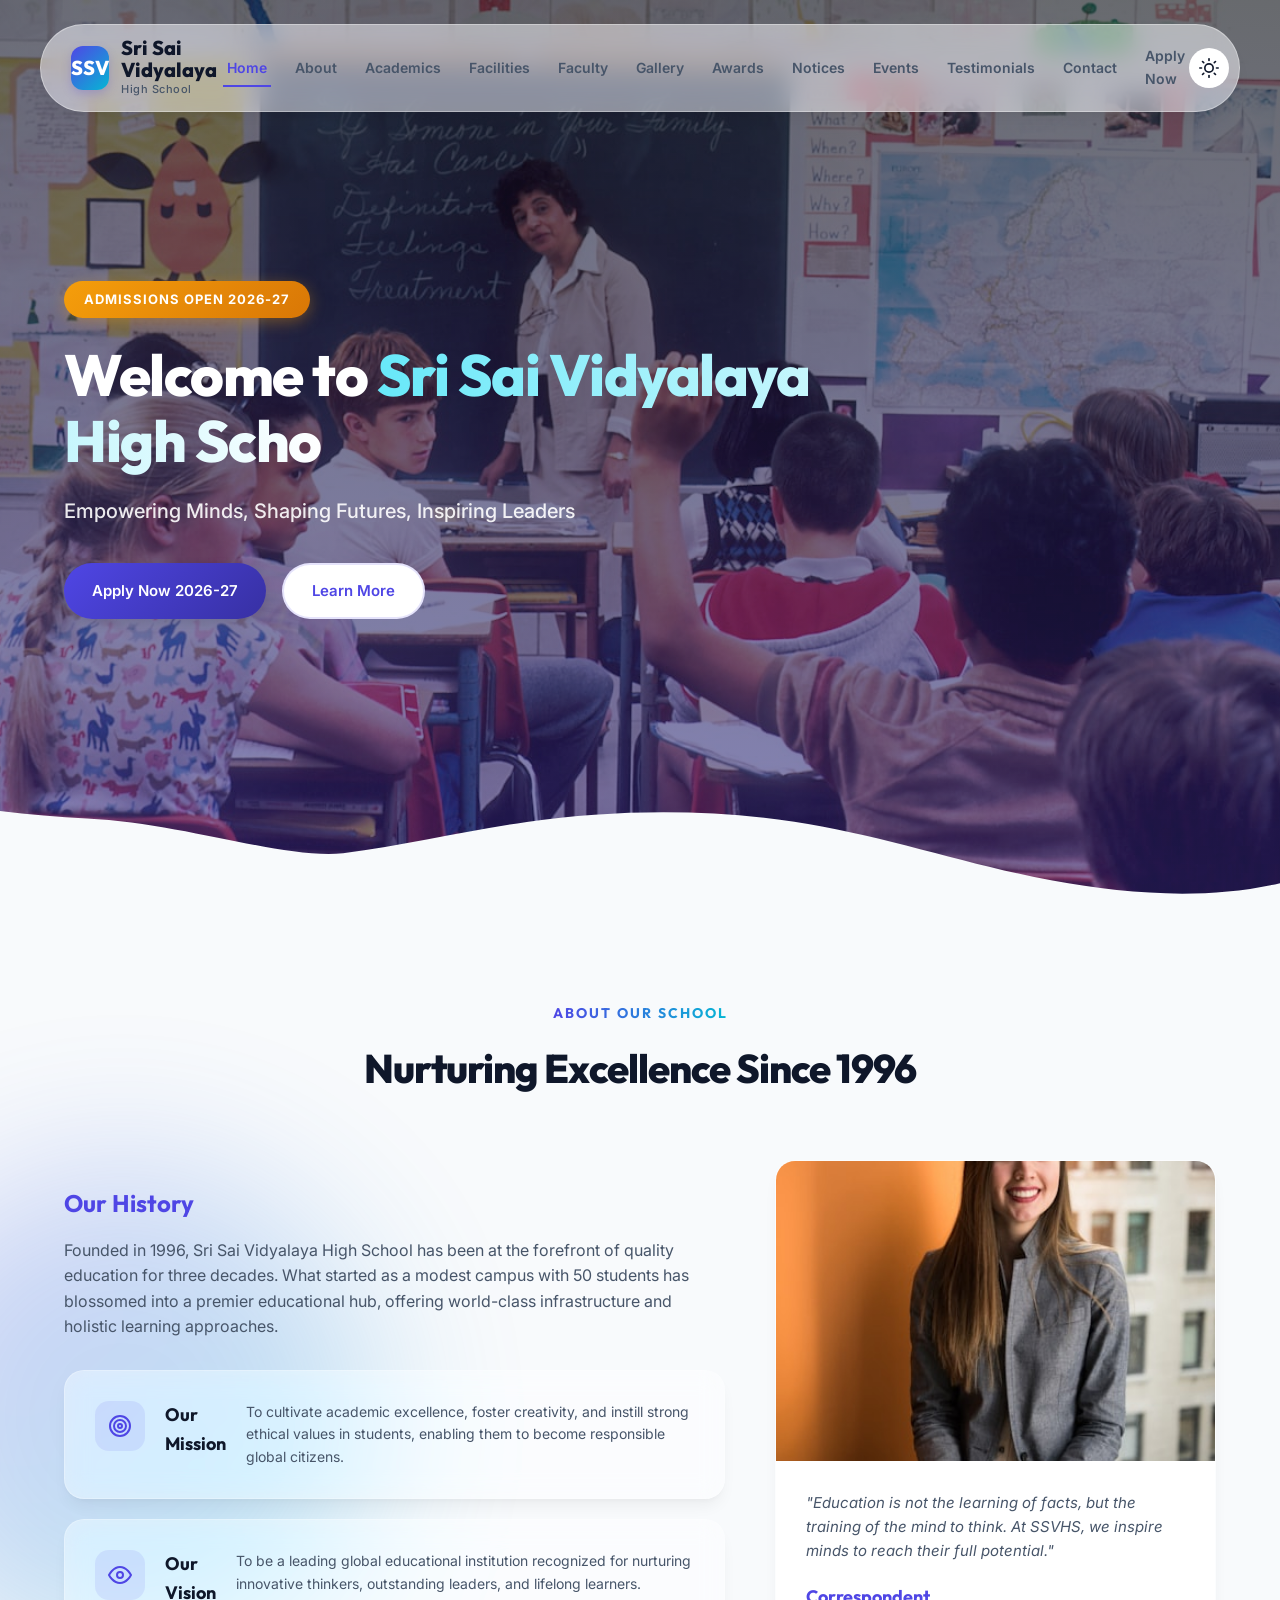
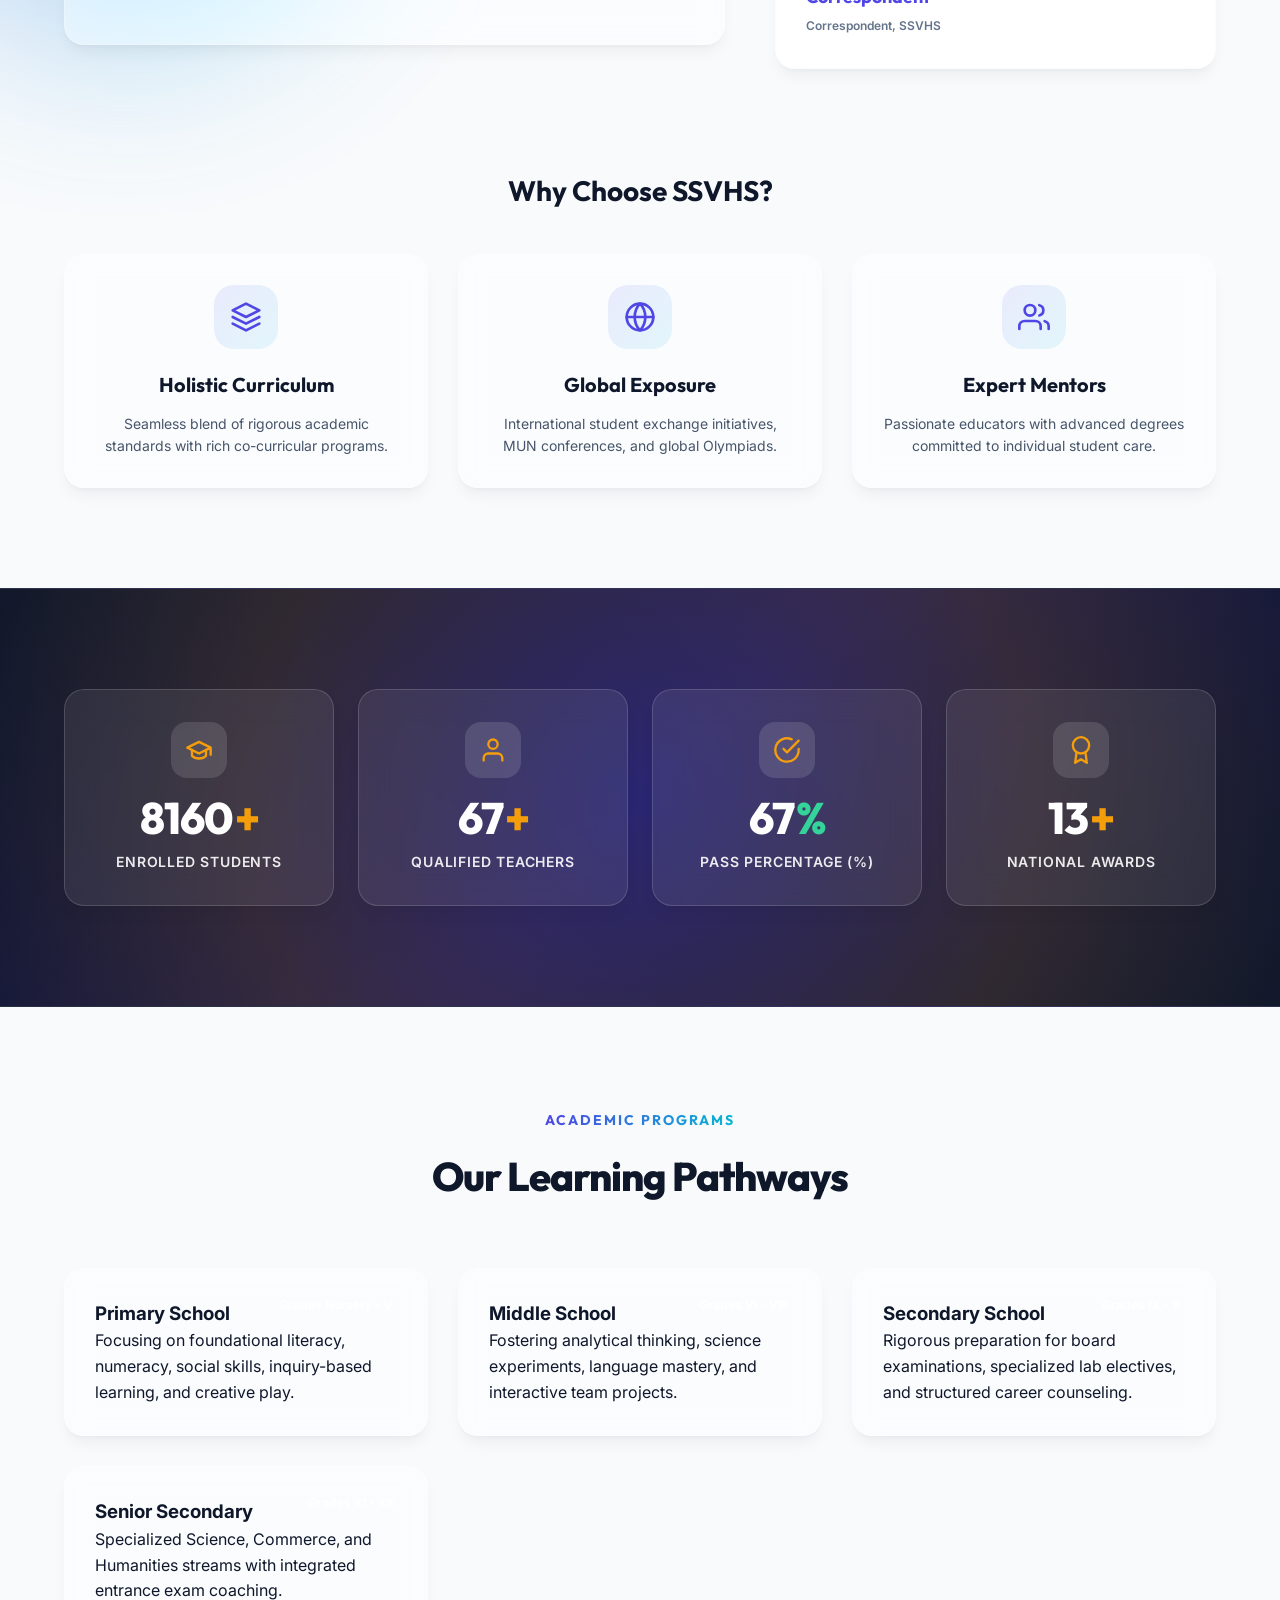
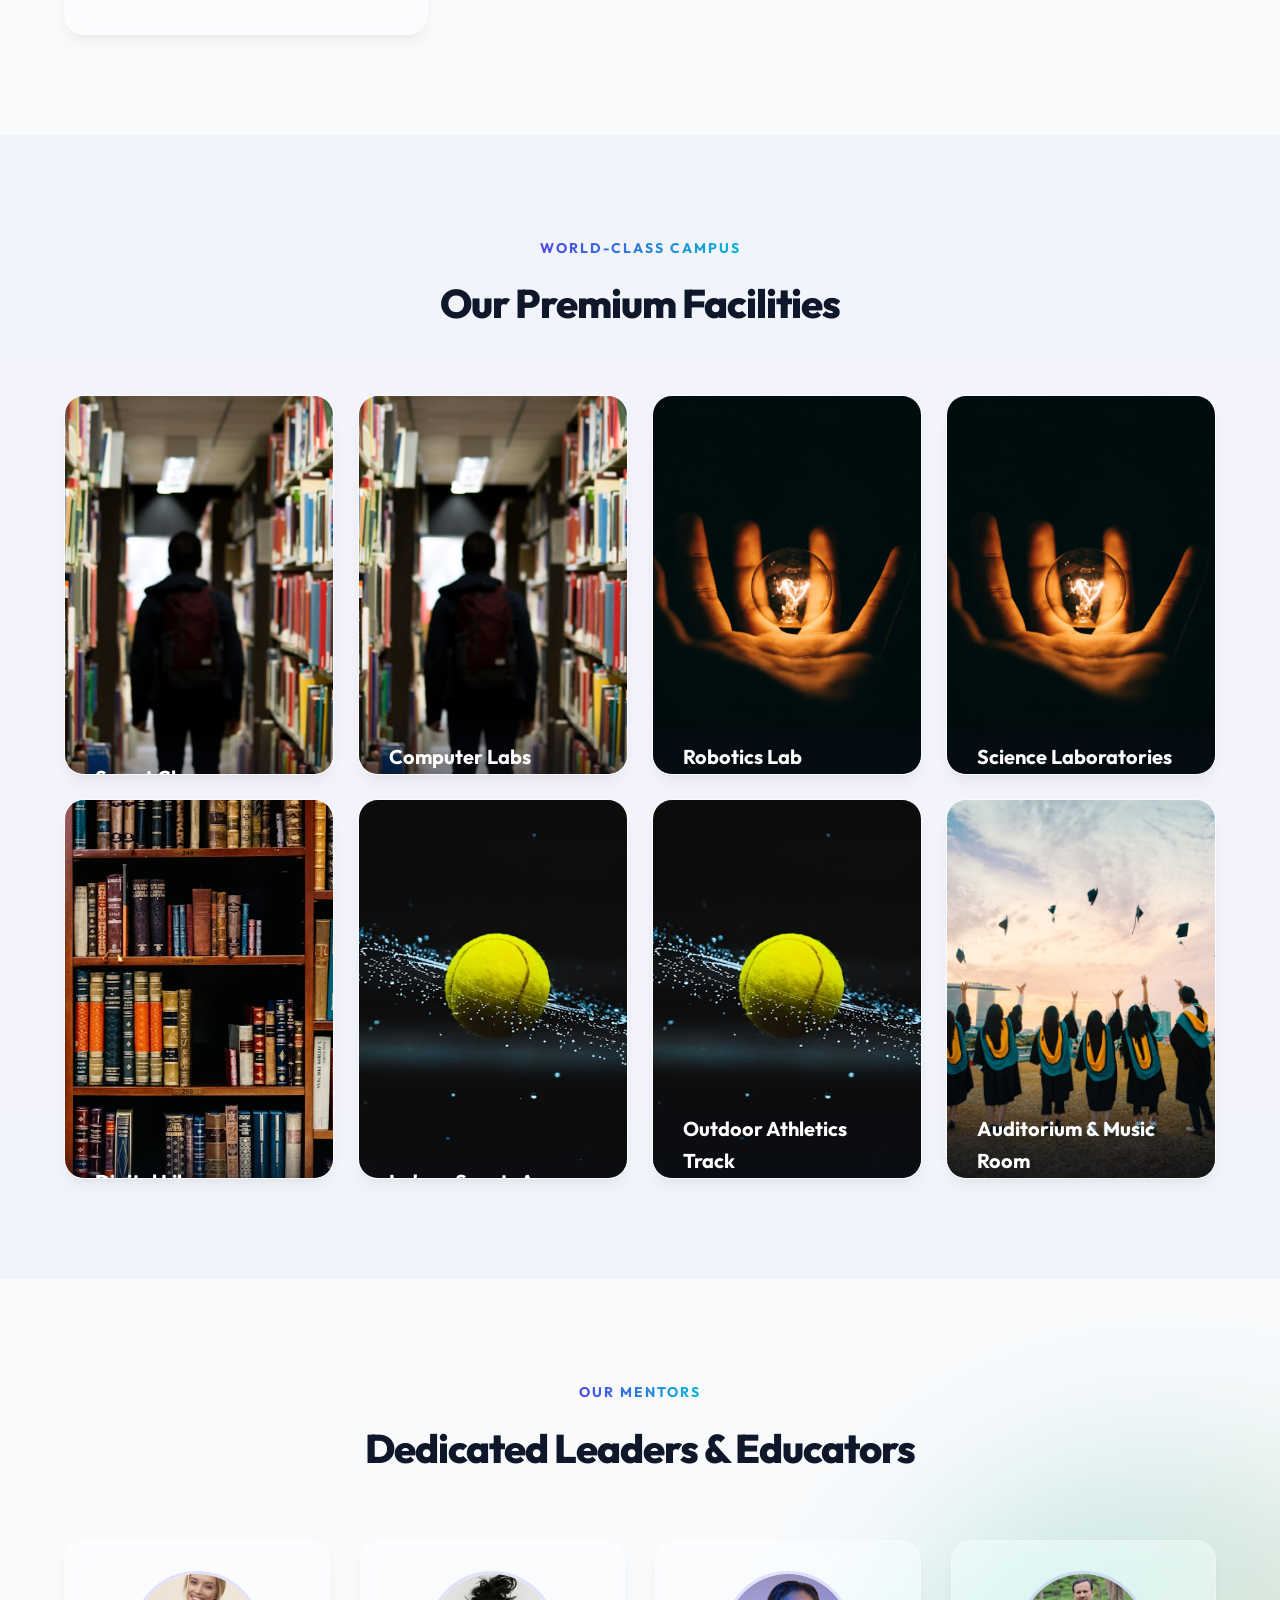
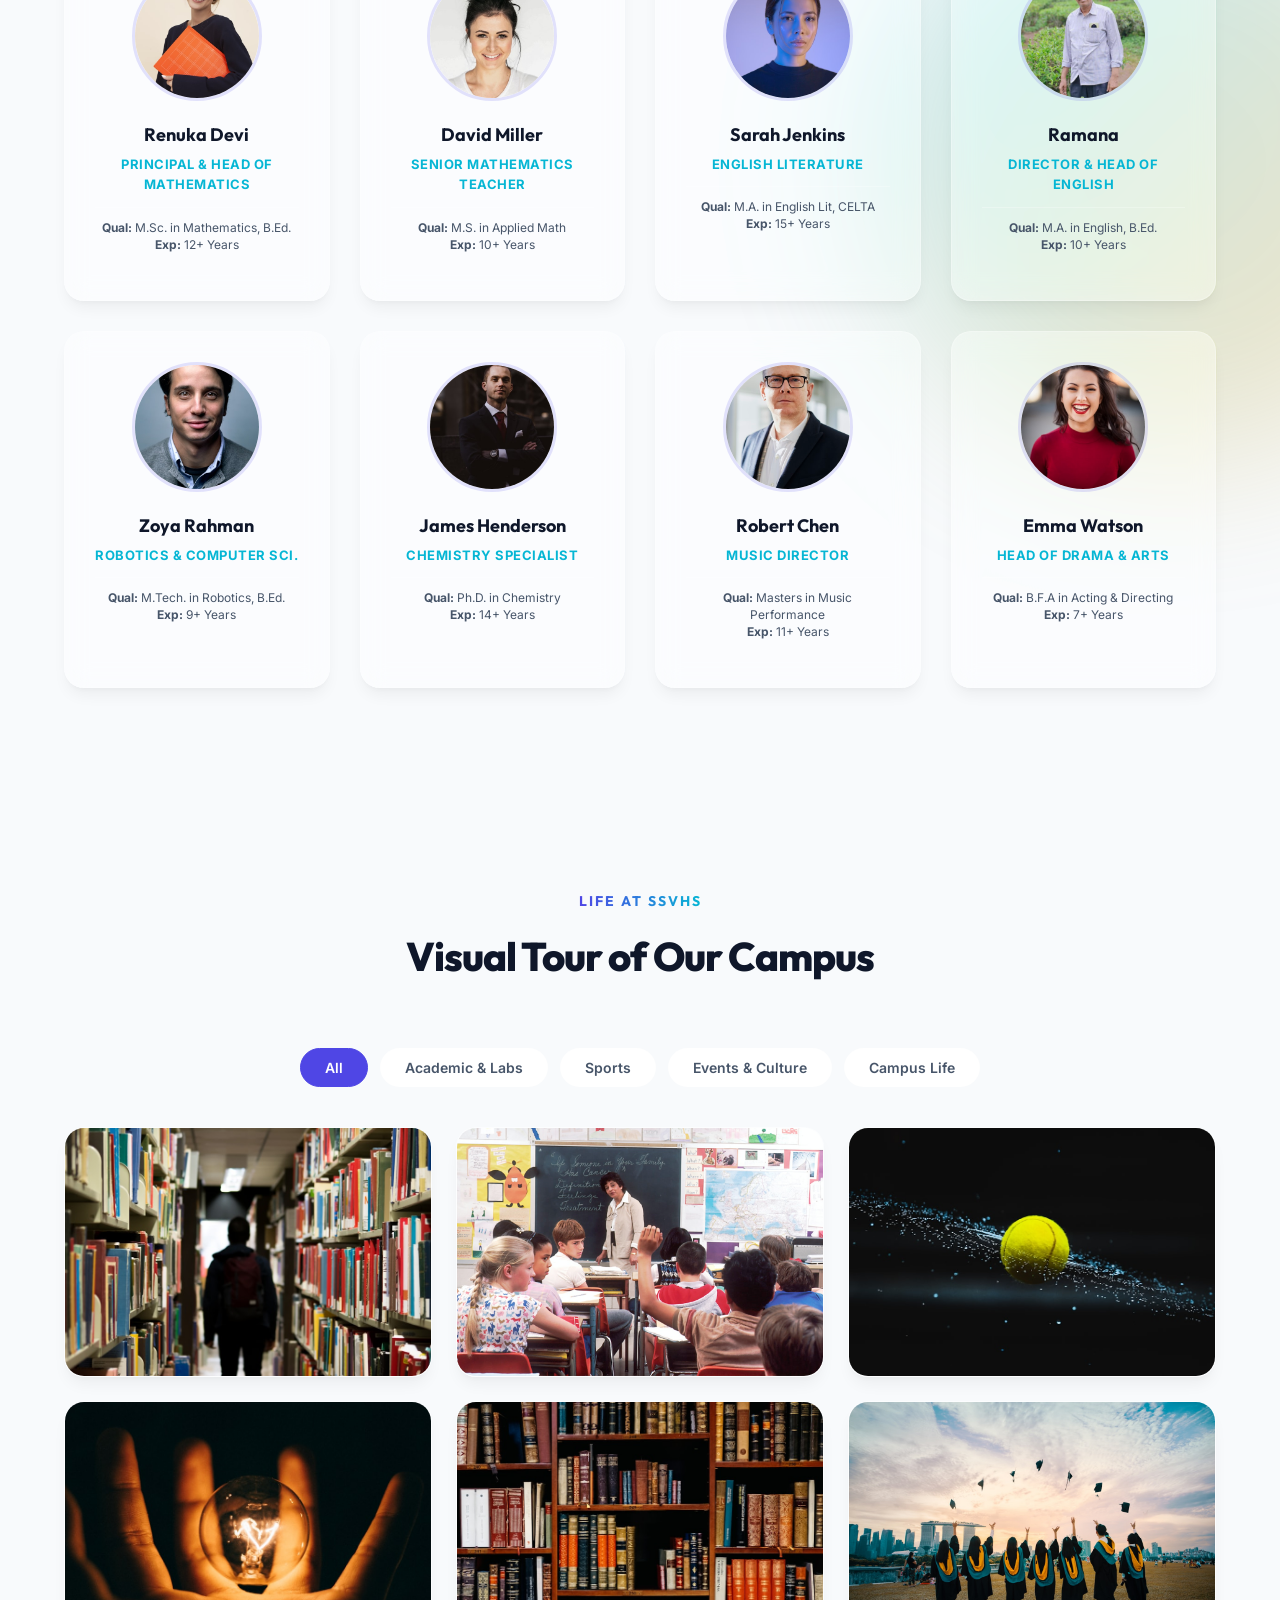
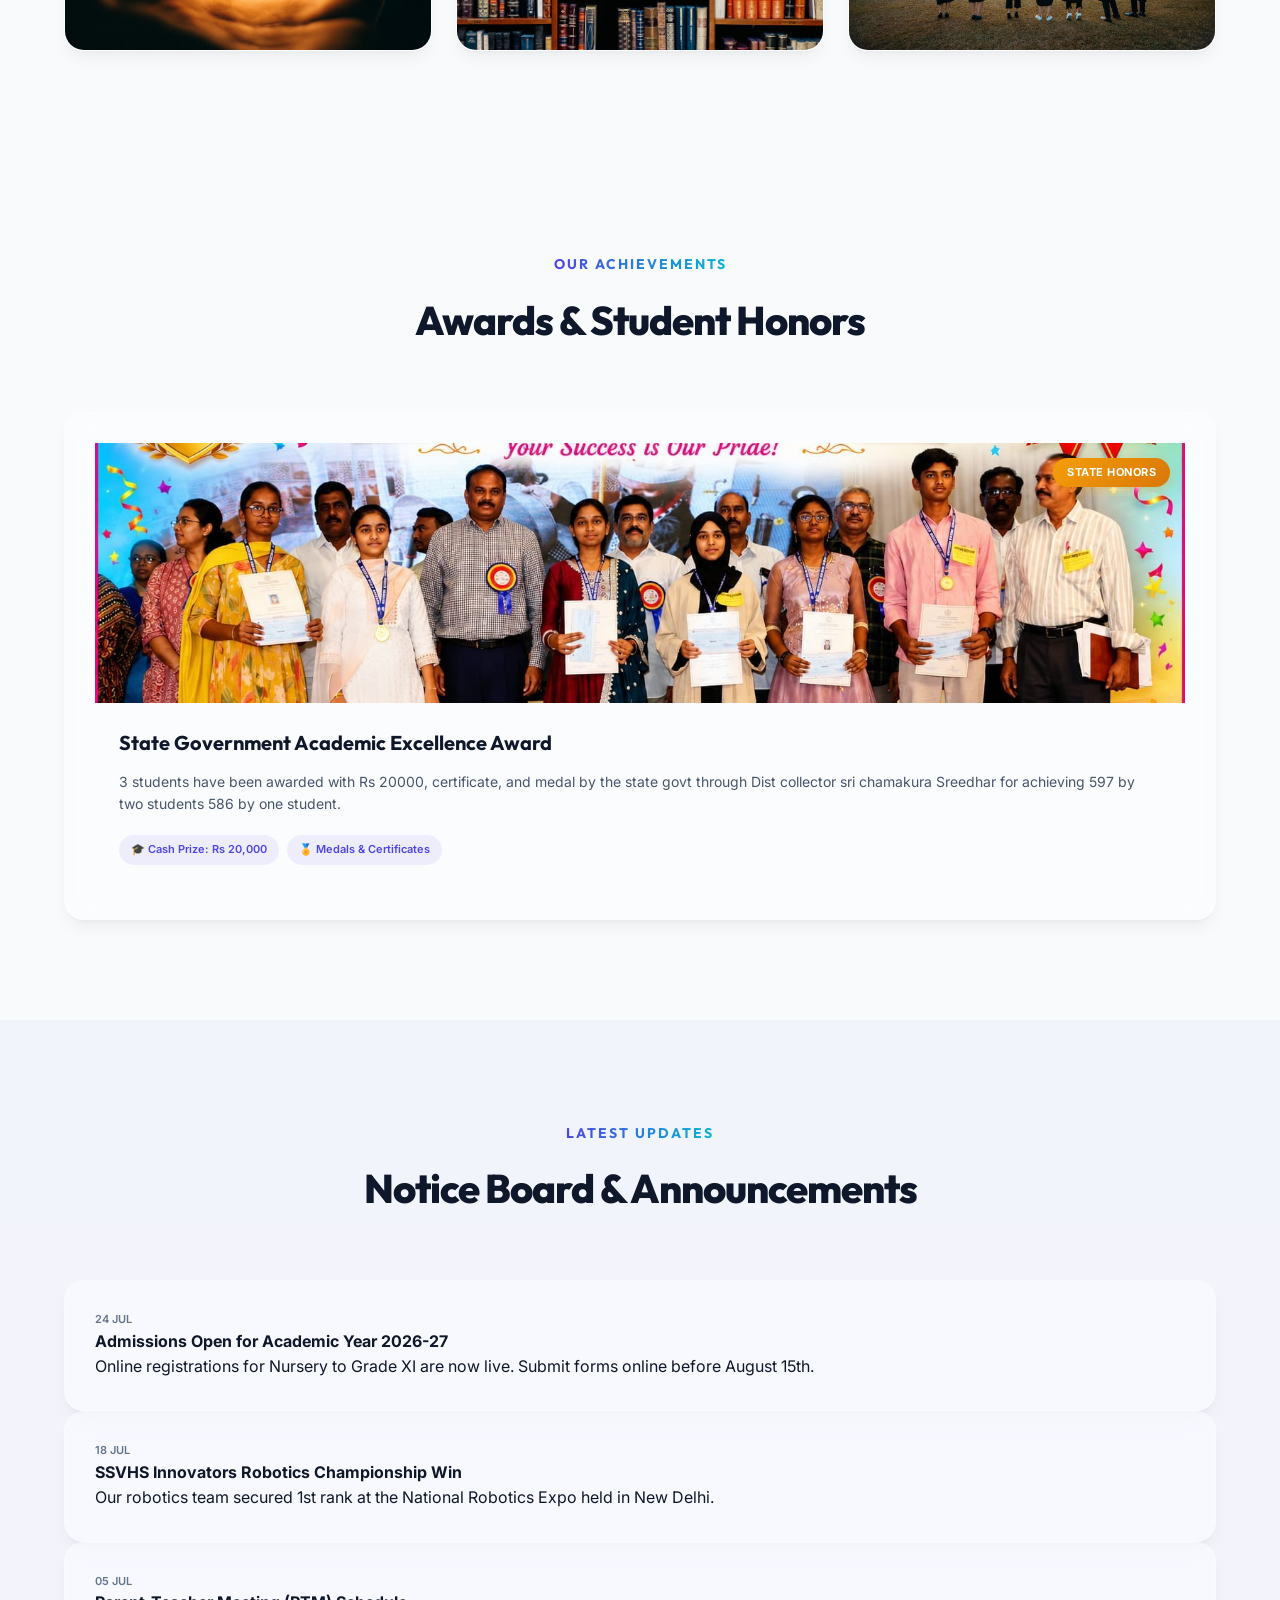
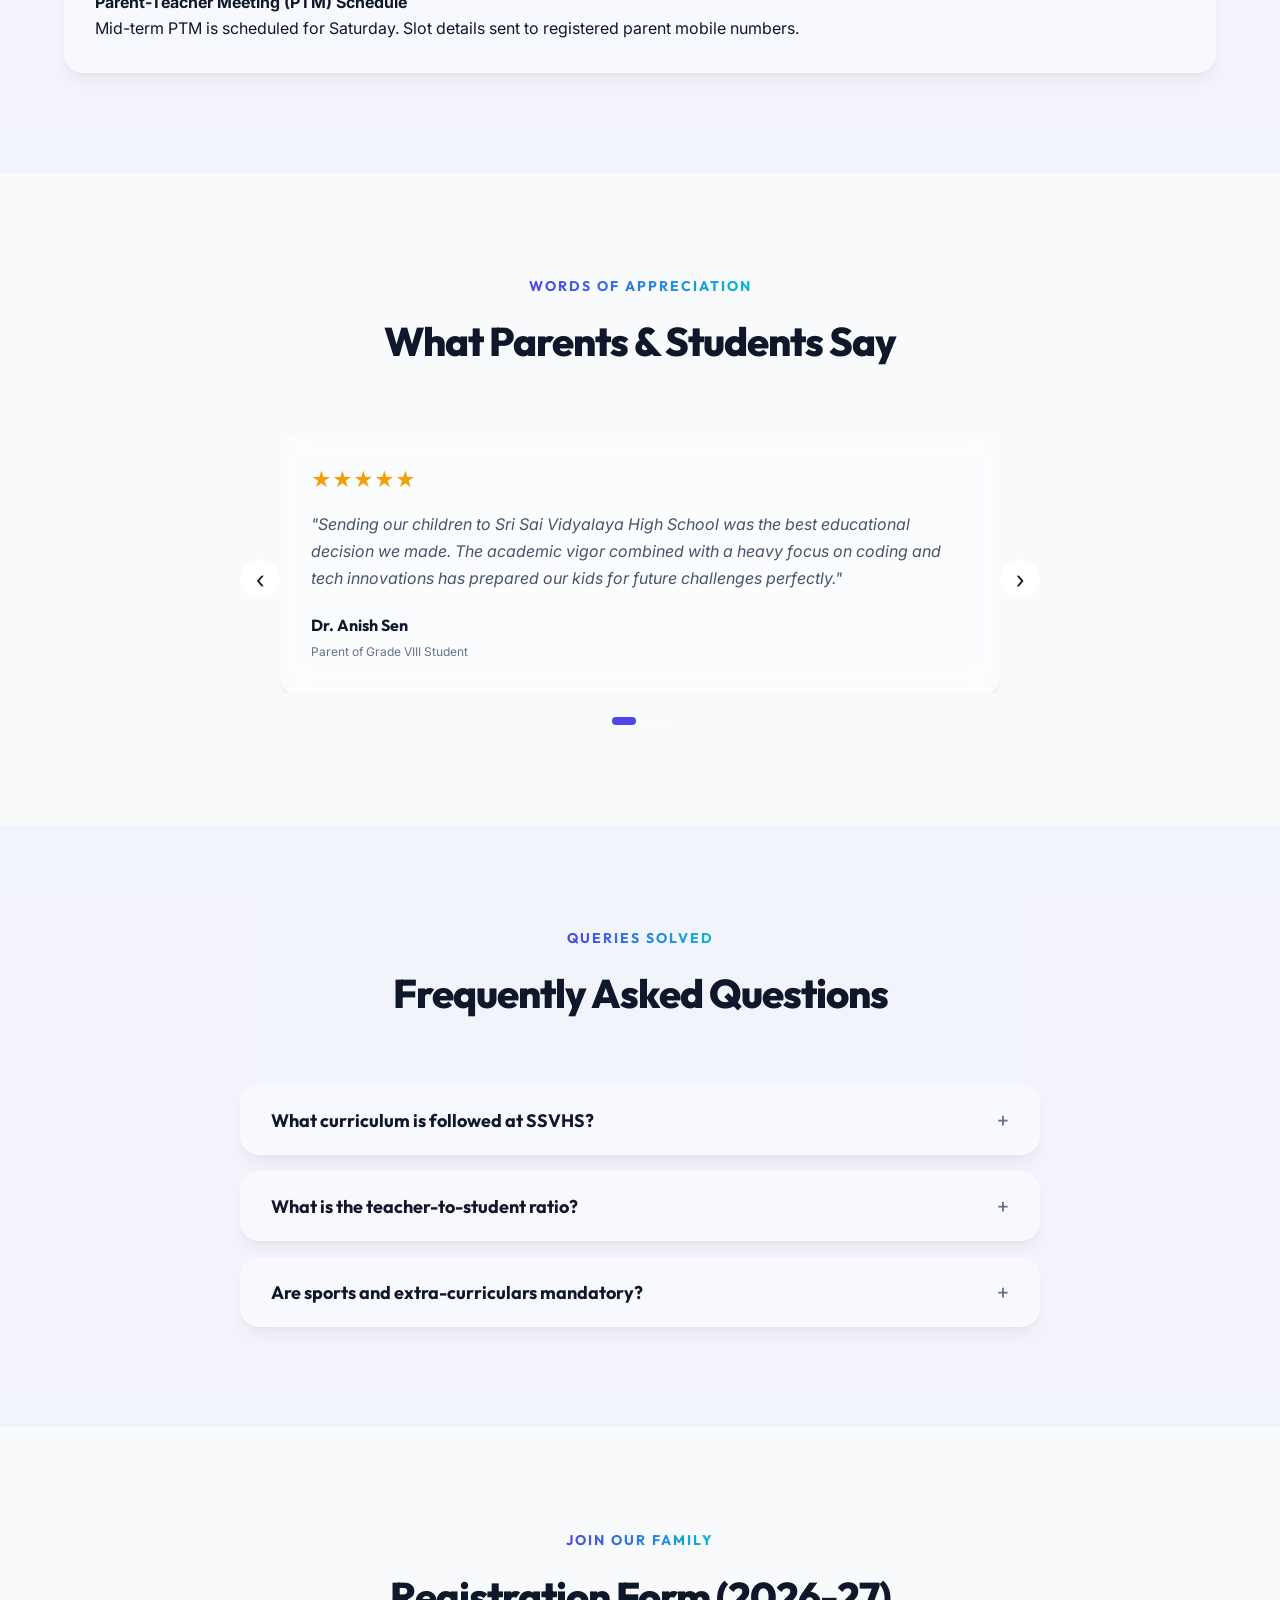
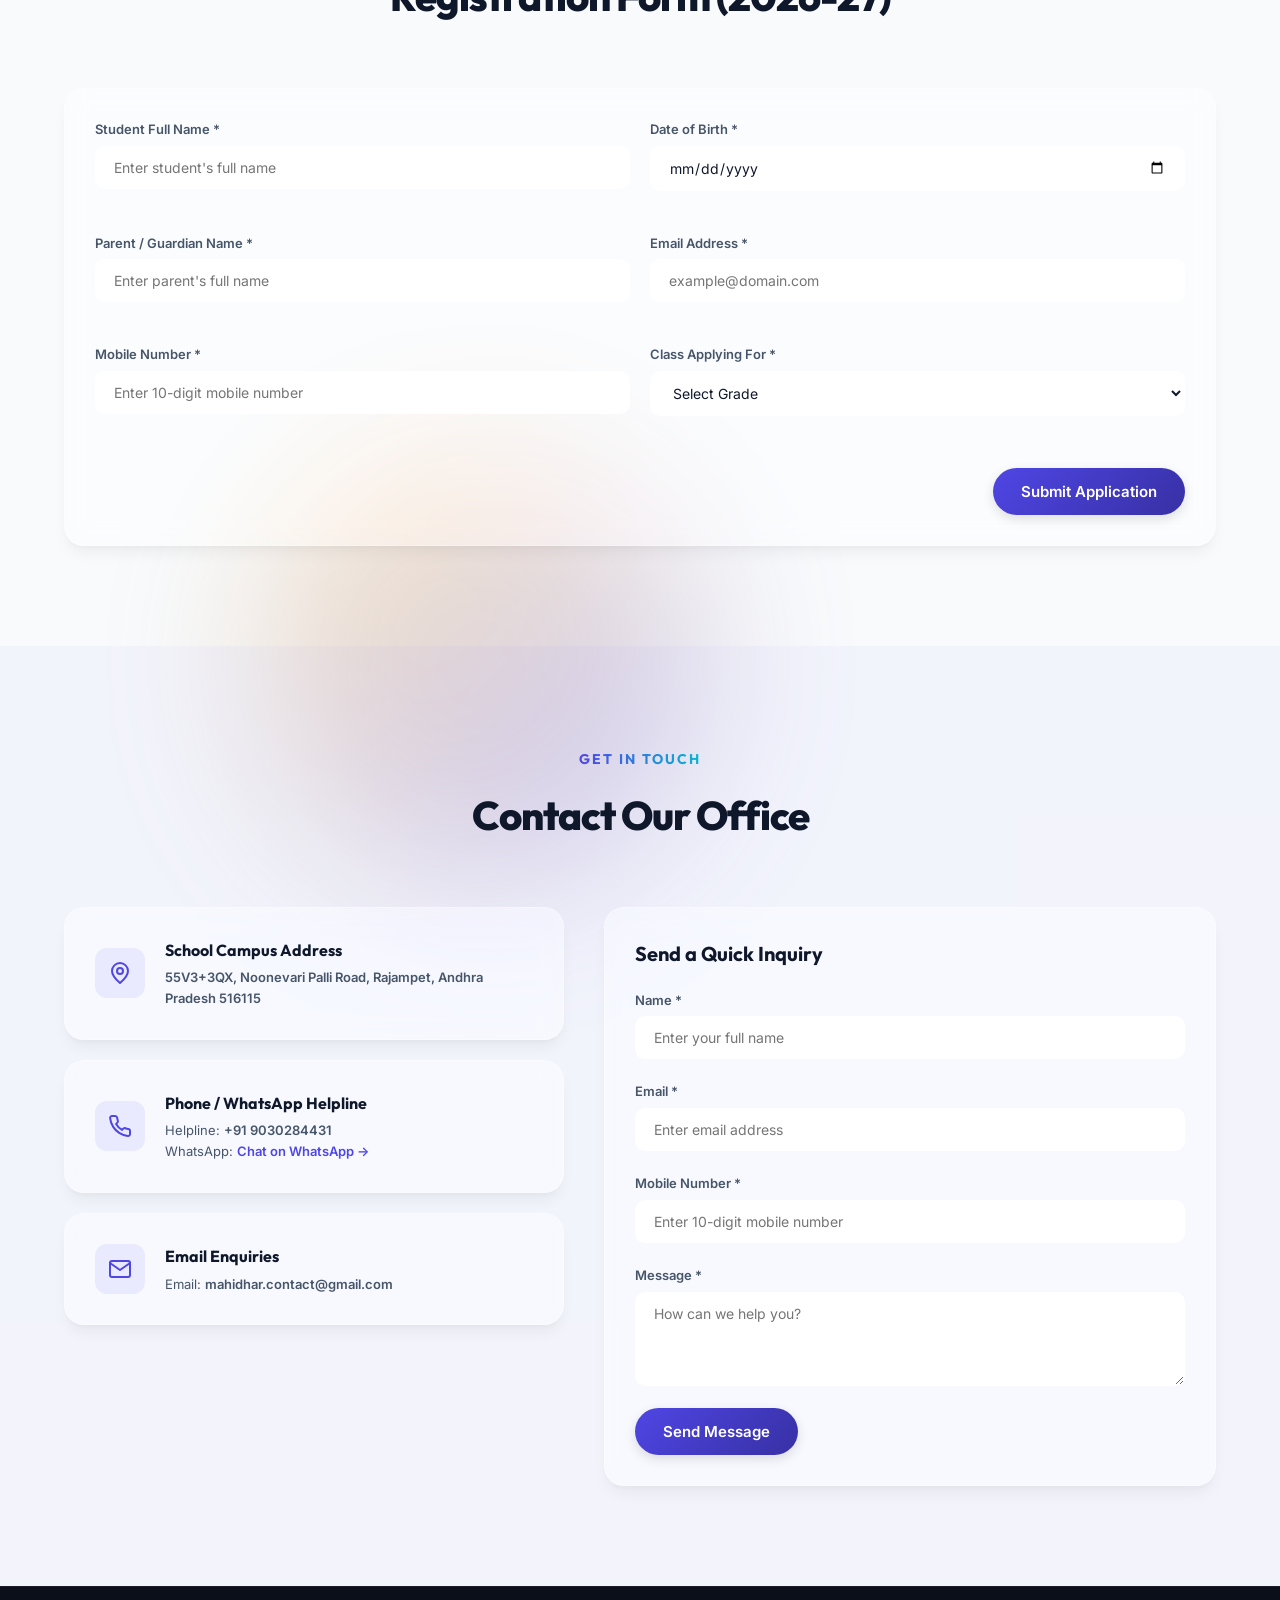
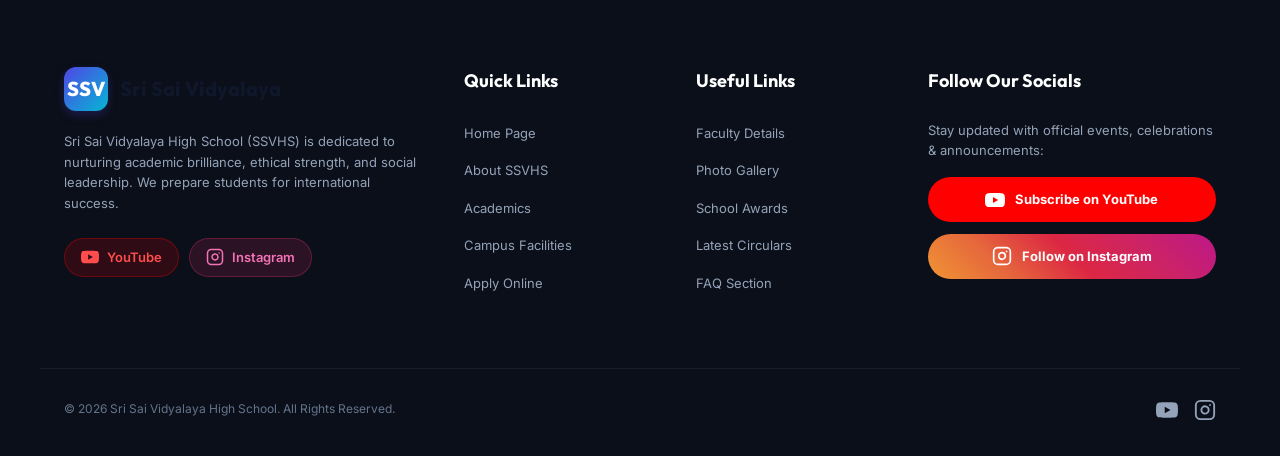
<file: index.html>
<!DOCTYPE html>
<html lang="en">
<head>
    <meta charset="UTF-8">
    <meta name="viewport" content="width=device-width, initial-scale=1.0">
    <title>Sri Sai Vidyalaya High School | Shaping Global Leaders</title>
    <meta name="description" content="Welcome to Sri Sai Vidyalaya High School. A premium, modern learning environment fostering academic excellence, innovation, and holistic development. Admissions open for 2026-27.">
    <!-- Google Fonts -->
    <link rel="preconnect" href="https://fonts.googleapis.com">
    <link rel="preconnect" href="https://fonts.gstatic.com" crossorigin>
    <link href="https://fonts.googleapis.com/css2?family=Inter:wght@300;400;500;600;700&family=Outfit:wght@400;500;600;700;800&display=swap" rel="stylesheet">
    <!-- Stylesheet -->
    <link rel="stylesheet" href="style.css?v=2.0">
</head>
<body>
    <!-- Scroll Progress Bar -->
    <div class="scroll-progress-container" aria-hidden="true">
        <div class="scroll-progress-bar" id="progressBar"></div>
    </div>

    <!-- Loading Screen -->
    <div class="loading-screen" id="loadingScreen">
        <div class="loader-container">
            <div class="loader-ring"></div>
            <div class="loader-logo">SSVHS</div>
            <div class="loader-text">Nurturing Excellence...</div>
        </div>
    </div>

    <!-- Background Animated Shapes -->
    <div class="bg-shape bg-shape-1" aria-hidden="true"></div>
    <div class="bg-shape bg-shape-2" aria-hidden="true"></div>
    <div class="bg-shape bg-shape-3" aria-hidden="true"></div>

    <!-- Sticky Navigation Bar -->
    <header class="header" id="header">
        <div class="container navbar-container">
            <a href="#home" class="logo" id="logoLink">
                <span class="logo-icon">SSV</span>
                <div class="logo-text">
                    <span class="logo-title">Sri Sai Vidyalaya</span>
                    <span class="logo-subtitle">High School</span>
                </div>
            </a>
            
            <nav class="nav-menu" id="navMenu" aria-label="Main Navigation">
                <a href="#home" class="nav-link active">Home</a>
                <a href="#about" class="nav-link">About</a>
                <a href="#academics" class="nav-link">Academics</a>
                <a href="#facilities" class="nav-link">Facilities</a>
                <a href="#faculty" class="nav-link">Faculty</a>
                <a href="#gallery" class="nav-link">Gallery</a>
                <a href="#awards" class="nav-link">Awards</a>
                <a href="#notice-board" class="nav-link">Notices</a>
                <a href="#events" class="nav-link">Events</a>
                <a href="#testimonials" class="nav-link">Testimonials</a>
                <a href="#contact" class="nav-link">Contact</a>
                <a href="#admissions" class="nav-link">Apply Now</a>
            </nav>

            <div class="navbar-actions">
                <!-- Theme Switcher -->
                <button class="theme-toggle" id="themeToggle" aria-label="Toggle Dark Mode">
                    <svg class="sun-icon" xmlns="http://www.w3.org/2000/svg" viewBox="0 0 24 24" fill="none" stroke="currentColor" stroke-width="2" stroke-linecap="round" stroke-linejoin="round">
                        <circle cx="12" cy="12" r="5"></circle>
                        <line x1="12" y1="1" x2="12" y2="3"></line>
                        <line x1="12" y1="21" x2="12" y2="23"></line>
                        <line x1="4.22" y1="4.22" x2="5.64" y2="5.64"></line>
                        <line x1="18.36" y1="18.36" x2="19.78" y2="19.78"></line>
                        <line x1="1" y1="12" x2="3" y2="12"></line>
                        <line x1="21" y1="12" x2="23" y2="12"></line>
                        <line x1="4.22" y1="19.78" x2="5.64" y2="18.36"></line>
                        <line x1="18.36" y1="5.64" x2="19.78" y2="4.22"></line>
                    </svg>
                    <svg class="moon-icon" xmlns="http://www.w3.org/2000/svg" viewBox="0 0 24 24" fill="none" stroke="currentColor" stroke-width="2" stroke-linecap="round" stroke-linejoin="round">
                        <path d="M21 12.79A9 9 0 1 1 11.21 3 7 7 0 0 0 21 12.79z"></path>
                    </svg>
                </button>

                <!-- Mobile Hamburger Menu Button -->
                <button class="hamburger" id="hamburgerBtn" aria-label="Toggle Menu" aria-expanded="false">
                    <span class="bar bar-1"></span>
                    <span class="bar bar-2"></span>
                    <span class="bar bar-3"></span>
                </button>
            </div>
        </div>
    </header>

    <!-- Hero Section -->
    <section class="hero" id="home">
        <div class="hero-bg">
            <img src="./images/hero.jpg" onerror="this.onerror=null;this.src='https://images.unsplash.com/photo-1577896851231-70ef18881754?auto=format&fit=crop&w=1200&q=80';" alt="Sri Sai Vidyalaya High School Students" class="hero-image">
            <div class="hero-overlay"></div>
        </div>
        
        <div class="container hero-container">
            <div class="hero-content">
                <div class="admissions-badge reveal-fade">Admissions Open 2026-27</div>
                <h1 class="hero-title reveal-slide-up">
                    Welcome to <span class="typing-text" id="typingSchoolName"></span>
                </h1>
                <p class="hero-motto reveal-fade">Empowering Minds, Shaping Futures, Inspiring Leaders</p>
                <div class="hero-cta reveal-fade">
                    <a href="#admissions" class="btn btn-primary ripple-btn">Apply Now 2026-27</a>
                    <a href="#about" class="btn btn-secondary ripple-btn">Learn More</a>
                </div>
            </div>
        </div>

        <!-- Wave Separator -->
        <div class="wave-separator" aria-hidden="true">
            <svg data-name="Layer 1" xmlns="http://www.w3.org/2000/svg" viewBox="0 0 1200 120" preserveAspectRatio="none">
                <path d="M321.39,56.44c58-10.79,114.16-30.13,172-41.86,82.39-16.72,168.19-17.73,250.45-.39C823.78,31,906.67,72,985.66,92.83c70.05,18.48,146.53,26.09,214.34,3V120H0V0C26.9,4.75,55.05,8.1,81,9.88,174,16.29,263.38,64.24,321.39,56.44Z" class="shape-fill"></path>
            </svg>
        </div>
    </section>

    <main>
        <!-- About Section -->
        <section class="about section-padding" id="about">
            <div class="container">
                <div class="section-header">
                    <span class="subtitle">About Our School</span>
                    <h2 class="section-title">Nurturing Excellence Since 1996</h2>
                </div>
                
                <div class="about-grid">
                    <div class="about-info reveal-left">
                        <h3>Our History</h3>
                        <p>Founded in 1996, Sri Sai Vidyalaya High School has been at the forefront of quality education for three decades. What started as a modest campus with 50 students has blossomed into a premier educational hub, offering world-class infrastructure and holistic learning approaches.</p>
                        
                        <div class="mission-vision">
                            <div class="mv-card glass-card">
                                <div class="mv-icon">
                                    <svg xmlns="http://www.w3.org/2000/svg" width="24" height="24" viewBox="0 0 24 24" fill="none" stroke="currentColor" stroke-width="2" stroke-linecap="round" stroke-linejoin="round"><circle cx="12" cy="12" r="10"></circle><circle cx="12" cy="12" r="6"></circle><circle cx="12" cy="12" r="2"></circle></svg>
                                </div>
                                <h4>Our Mission</h4>
                                <p>To cultivate academic excellence, foster creativity, and instill strong ethical values in students, enabling them to become responsible global citizens.</p>
                            </div>
                            <div class="mv-card glass-card">
                                <div class="mv-icon">
                                    <svg xmlns="http://www.w3.org/2000/svg" width="24" height="24" viewBox="0 0 24 24" fill="none" stroke="currentColor" stroke-width="2" stroke-linecap="round" stroke-linejoin="round"><path d="M1 12s4-8 11-8 11 8 11 8-4 8-11 8-11-8-11-8z"></path><circle cx="12" cy="12" r="3"></circle></svg>
                                </div>
                                <h4>Our Vision</h4>
                                <p>To be a leading global educational institution recognized for nurturing innovative thinkers, outstanding leaders, and lifelong learners.</p>
                            </div>
                        </div>
                    </div>
                    
                    <div class="about-correspondent reveal-right">
                        <div class="correspondent-card glass-card">
                            <div class="correspondent-img-wrapper">
                                <img src="./images/principal.jpg" onerror="this.onerror=null;this.src='https://images.unsplash.com/photo-1573496359142-b8d87734a5a2?auto=format&fit=crop&w=400&q=80';" alt="Correspondent" class="correspondent-img">
                            </div>
                            <div class="correspondent-info">
                                <blockquote>
                                    "Education is not the learning of facts, but the training of the mind to think. At SSVHS, we inspire minds to reach their full potential."
                                </blockquote>
                                <h4>Correspondent</h4>
                                <span class="designation">Correspondent, SSVHS</span>
                            </div>
                        </div>
                    </div>
                </div>

                <div class="why-choose-us section-padding-top">
                    <h3 class="subsection-title text-center">Why Choose SSVHS?</h3>
                    <div class="why-grid">
                        <div class="why-card glass-card text-center reveal-zoom">
                            <div class="why-icon">
                                <svg xmlns="http://www.w3.org/2000/svg" viewBox="0 0 24 24" fill="none" stroke="currentColor" stroke-width="2" stroke-linecap="round" stroke-linejoin="round"><polygon points="12 2 2 7 12 12 22 7 12 2"></polygon><path d="M2 17L12 22L22 17"></path><path d="M2 12L12 17L22 12"></path></svg>
                            </div>
                            <h4>Holistic Curriculum</h4>
                            <p>Seamless blend of rigorous academic standards with rich co-curricular programs.</p>
                        </div>
                        <div class="why-card glass-card text-center reveal-zoom">
                            <div class="why-icon">
                                <svg xmlns="http://www.w3.org/2000/svg" viewBox="0 0 24 24" fill="none" stroke="currentColor" stroke-width="2" stroke-linecap="round" stroke-linejoin="round"><circle cx="12" cy="12" r="10"></circle><path d="M12 2a14.5 14.5 0 0 0 0 20 14.5 14.5 0 0 0 0-20"></path><path d="M2 12h20"></path></svg>
                            </div>
                            <h4>Global Exposure</h4>
                            <p>International student exchange initiatives, MUN conferences, and global Olympiads.</p>
                        </div>
                        <div class="why-card glass-card text-center reveal-zoom">
                            <div class="why-icon">
                                <svg xmlns="http://www.w3.org/2000/svg" viewBox="0 0 24 24" fill="none" stroke="currentColor" stroke-width="2" stroke-linecap="round" stroke-linejoin="round"><path d="M17 21v-2a4 4 0 0 0-4-4H5a4 4 0 0 0-4 4v2"></path><circle cx="9" cy="7" r="4"></circle><path d="M23 21v-2a4 4 0 0 0-3-3.87"></path><path d="M16 3.13a4 4 0 0 1 0 7.75"></path></svg>
                            </div>
                            <h4>Expert Mentors</h4>
                            <p>Passionate educators with advanced degrees committed to individual student care.</p>
                        </div>
                    </div>
                </div>
            </div>
        </section>

        <!-- Stats Counter Section -->
        <section class="stats section-padding" id="statsSection" style="background: linear-gradient(135deg, #0f172a 0%, #1e1b4b 50%, #0f172a 100%) !important; color: #ffffff !important;">
            <div class="container">
                <div class="stats-container">
                    <div class="stats-item glass-card reveal-zoom">
                        <div class="stats-icon">
                            <svg xmlns="http://www.w3.org/2000/svg" viewBox="0 0 24 24" fill="none" stroke="currentColor" stroke-width="2" stroke-linecap="round" stroke-linejoin="round"><path d="M22 10v6M2 10l10-5 10 5-10 5z"></path><path d="M6 12v5c3 3 9 3 12 0v-5"></path></svg>
                        </div>
                        <div class="stats-number" data-target="12000">12000</div>
                        <p class="stats-label">Enrolled Students</p>
                    </div>

                    <div class="stats-item glass-card reveal-zoom">
                        <div class="stats-icon">
                            <svg xmlns="http://www.w3.org/2000/svg" viewBox="0 0 24 24" fill="none" stroke="currentColor" stroke-width="2" stroke-linecap="round" stroke-linejoin="round"><path d="M20 21v-2a4 4 0 0 0-4-4H8a4 4 0 0 0-4 4v2"></path><circle cx="12" cy="7" r="4"></circle></svg>
                        </div>
                        <div class="stats-number" data-target="100">100</div>
                        <p class="stats-label">Qualified Teachers</p>
                    </div>

                    <div class="stats-item glass-card reveal-zoom">
                        <div class="stats-icon">
                            <svg xmlns="http://www.w3.org/2000/svg" viewBox="0 0 24 24" fill="none" stroke="currentColor" stroke-width="2" stroke-linecap="round" stroke-linejoin="round"><path d="M22 11.08V12a10 10 0 1 1-5.93-9.14"></path><polyline points="22 4 12 14.01 9 11.01"></polyline></svg>
                        </div>
                        <div class="stats-number stats-percent" data-target="100">100</div>
                        <p class="stats-label">Pass Percentage (%)</p>
                    </div>

                    <div class="stats-item glass-card reveal-zoom">
                        <div class="stats-icon">
                            <svg xmlns="http://www.w3.org/2000/svg" viewBox="0 0 24 24" fill="none" stroke="currentColor" stroke-width="2" stroke-linecap="round" stroke-linejoin="round"><circle cx="12" cy="8" r="7"></circle><polyline points="8.21 13.89 7 23 12 20 17 23 15.79 13.88"></polyline></svg>
                        </div>
                        <div class="stats-number" data-target="20">20</div>
                        <p class="stats-label">National Awards</p>
                    </div>
                </div>
            </div>
        </section>

        <!-- Academics Section -->
        <section class="academics section-padding" id="academics">
            <div class="container">
                <div class="section-header">
                    <span class="subtitle">Academic Programs</span>
                    <h2 class="section-title">Our Learning Pathways</h2>
                </div>

                <div class="academics-grid">
                    <div class="academic-card glass-card reveal-slide-up">
                        <div class="academic-badge">Grades Nursery - V</div>
                        <h3>Primary School</h3>
                        <p>Focusing on foundational literacy, numeracy, social skills, inquiry-based learning, and creative play.</p>
                    </div>
                    <div class="academic-card glass-card reveal-slide-up">
                        <div class="academic-badge">Grades VI - VIII</div>
                        <h3>Middle School</h3>
                        <p>Fostering analytical thinking, science experiments, language mastery, and interactive team projects.</p>
                    </div>
                    <div class="academic-card glass-card reveal-slide-up">
                        <div class="academic-badge">Grades IX - X</div>
                        <h3>Secondary School</h3>
                        <p>Rigorous preparation for board examinations, specialized lab electives, and structured career counseling.</p>
                    </div>
                    <div class="academic-card glass-card reveal-slide-up">
                        <div class="academic-badge">Grades XI - XII</div>
                        <h3>Senior Secondary</h3>
                        <p>Specialized Science, Commerce, and Humanities streams with integrated entrance exam coaching.</p>
                    </div>
                </div>
            </div>
        </section>

        <!-- Facilities Section -->
        <section class="facilities section-padding section-bg" id="facilities">
            <div class="container">
                <div class="section-header">
                    <span class="subtitle">World-class Campus</span>
                    <h2 class="section-title">Our Premium Facilities</h2>
                </div>

                <div class="facilities-grid">
                    <div class="facility-card glass-card reveal-zoom">
                        <div class="facility-img-wrapper">
                            <img src="./images/classroom.jpg" onerror="this.onerror=null;this.src='https://images.unsplash.com/photo-1427504494785-3a9ca7044f45?auto=format&fit=crop&w=800&q=80';" alt="Smart Classrooms">
                        </div>
                        <div class="facility-content">
                            <h4>Smart Classrooms</h4>
                            <p>Air-conditioned rooms equipped with high-definition digital smart boards and ergonomic furniture.</p>
                        </div>
                    </div>
                    <div class="facility-card glass-card reveal-zoom">
                        <div class="facility-img-wrapper">
                            <img src="./images/classroom.jpg" onerror="this.onerror=null;this.src='https://images.unsplash.com/photo-1427504494785-3a9ca7044f45?auto=format&fit=crop&w=800&q=80';" alt="Computer Labs">
                        </div>
                        <div class="facility-content">
                            <h4>Computer Labs</h4>
                            <p>High-speed internet workstations with modern software suites for computer education and project work.</p>
                        </div>
                    </div>
                    <div class="facility-card glass-card reveal-zoom">
                        <div class="facility-img-wrapper">
                            <img src="./images/lab.jpg" onerror="this.onerror=null;this.src='https://images.unsplash.com/photo-1507668077129-56e32842fceb?auto=format&fit=crop&w=800&q=80';" alt="Robotics Lab">
                        </div>
                        <div class="facility-content">
                            <h4>Robotics Lab</h4>
                            <p>Dedicated innovation hub for learning mechanical assemblies, programming microcontrollers, and IoT.</p>
                        </div>
                    </div>
                    <div class="facility-card glass-card reveal-zoom">
                        <div class="facility-img-wrapper">
                            <img src="./images/lab.jpg" onerror="this.onerror=null;this.src='https://images.unsplash.com/photo-1507668077129-56e32842fceb?auto=format&fit=crop&w=800&q=80';" alt="Science Laboratories">
                        </div>
                        <div class="facility-content">
                            <h4>Science Laboratories</h4>
                            <p>Fully certified Physics, Chemistry, and Biology laboratories equipped with premium testing gear.</p>
                        </div>
                    </div>
                    <div class="facility-card glass-card reveal-zoom">
                        <div class="facility-img-wrapper">
                            <img src="./images/library.jpg" onerror="this.onerror=null;this.src='https://images.unsplash.com/photo-1521587760476-6c12a4b040da?auto=format&fit=crop&w=800&q=80';" alt="Digital Library">
                        </div>
                        <div class="facility-content">
                            <h4>Digital Library</h4>
                            <p>An extensive storehouse of over 50,000 physical books and digital database access terminals.</p>
                        </div>
                    </div>
                    <div class="facility-card glass-card reveal-zoom">
                        <div class="facility-img-wrapper">
                            <img src="./images/sports.jpg" onerror="this.onerror=null;this.src='https://images.unsplash.com/photo-1587280501635-68a0e82cd5ff?auto=format&fit=crop&w=800&q=80';" alt="Indoor Sports Arena">
                        </div>
                        <div class="facility-content">
                            <h4>Indoor Sports Arena</h4>
                            <p>Spacious arena for badminton, table tennis, gymnastics, chess, and dynamic board games.</p>
                        </div>
                    </div>
                    <div class="facility-card glass-card reveal-zoom">
                        <div class="facility-img-wrapper">
                            <img src="./images/sports.jpg" onerror="this.onerror=null;this.src='https://images.unsplash.com/photo-1587280501635-68a0e82cd5ff?auto=format&fit=crop&w=800&q=80';" alt="Outdoor Athletics Track">
                        </div>
                        <div class="facility-content">
                            <h4>Outdoor Athletics Track</h4>
                            <p>Standard professional athletics tracks, turf football ground, cricket pitches, and basketball courts.</p>
                        </div>
                    </div>
                    <div class="facility-card glass-card reveal-zoom">
                        <div class="facility-img-wrapper">
                            <img src="./images/school.jpg" onerror="this.onerror=null;this.src='https://images.unsplash.com/photo-1541339907198-e08756dedf3f?auto=format&fit=crop&w=1200&q=80';" alt="Auditorium & Music Room">
                        </div>
                        <div class="facility-content">
                            <h4>Auditorium & Music Room</h4>
                            <p>State-of-the-art acoustics performance hall and well-stocked instruments training studio.</p>
                        </div>
                    </div>
                </div>
            </div>
        </section>

        <!-- Faculty Section -->
        <section class="faculty section-padding" id="faculty">
            <div class="container">
                <div class="section-header">
                    <span class="subtitle">Our Mentors</span>
                    <h2 class="section-title">Dedicated Leaders & Educators</h2>
                </div>

                <div class="faculty-grid">
                    <div class="faculty-card glass-card reveal-slide-up">
                        <div class="faculty-img-container">
                            <img src="./images/teacher1.jpg" onerror="this.onerror=null;this.src='https://images.unsplash.com/photo-1544717305-2782549b5136?auto=format&fit=crop&w=400&q=80';" alt="Renuka Devi" class="faculty-img">
                        </div>
                        <h4>Renuka Devi</h4>
                        <span class="faculty-subject">Principal & Head of Mathematics</span>
                        <div class="faculty-qualifications">
                            <p><strong>Qual:</strong> M.Sc. in Mathematics, B.Ed.</p>
                            <p><strong>Exp:</strong> 12+ Years</p>
                        </div>
                    </div>
                    <div class="faculty-card glass-card reveal-slide-up">
                        <div class="faculty-img-container">
                            <img src="./images/teacher2.jpg" onerror="this.onerror=null;this.src='https://images.unsplash.com/photo-1580489944761-15a19d654956?auto=format&fit=crop&w=400&q=80';" alt="David Miller" class="faculty-img">
                        </div>
                        <h4>David Miller</h4>
                        <span class="faculty-subject">Senior Mathematics Teacher</span>
                        <div class="faculty-qualifications">
                            <p><strong>Qual:</strong> M.S. in Applied Math</p>
                            <p><strong>Exp:</strong> 10+ Years</p>
                        </div>
                    </div>
                    <div class="faculty-card glass-card reveal-slide-up">
                        <div class="faculty-img-container">
                            <img src="./images/teacher3.jpg" onerror="this.onerror=null;this.src='https://images.unsplash.com/photo-1534528741775-53994a69daeb?auto=format&fit=crop&w=400&q=80';" alt="Sarah Jenkins" class="faculty-img">
                        </div>
                        <h4>Sarah Jenkins</h4>
                        <span class="faculty-subject">English Literature</span>
                        <div class="faculty-qualifications">
                            <p><strong>Qual:</strong> M.A. in English Lit, CELTA</p>
                            <p><strong>Exp:</strong> 15+ Years</p>
                        </div>
                    </div>
                    <div class="faculty-card glass-card reveal-slide-up">
                        <div class="faculty-img-container">
                            <img src="./images/teacher4.png" onerror="this.onerror=null;this.src='https://images.unsplash.com/photo-1507003211169-0a1dd7228f2d?auto=format&fit=crop&w=400&q=80';" alt="Ramana" class="faculty-img">
                        </div>
                        <h4>Ramana</h4>
                        <span class="faculty-subject">Director & Head of English</span>
                        <div class="faculty-qualifications">
                            <p><strong>Qual:</strong> M.A. in English, B.Ed.</p>
                            <p><strong>Exp:</strong> 10+ Years</p>
                        </div>
                    </div>
                    <div class="faculty-card glass-card reveal-slide-up">
                        <div class="faculty-img-container">
                            <img src="./images/teacher5.jpg" onerror="this.onerror=null;this.src='https://images.unsplash.com/photo-1500648767791-00dcc994a43e?auto=format&fit=crop&w=400&q=80';" alt="Zoya Rahman" class="faculty-img">
                        </div>
                        <h4>Zoya Rahman</h4>
                        <span class="faculty-subject">Robotics & Computer Sci.</span>
                        <div class="faculty-qualifications">
                            <p><strong>Qual:</strong> M.Tech. in Robotics, B.Ed.</p>
                            <p><strong>Exp:</strong> 9+ Years</p>
                        </div>
                    </div>
                    <div class="faculty-card glass-card reveal-slide-up">
                        <div class="faculty-img-container">
                            <img src="./images/teacher6.jpg" onerror="this.onerror=null;this.src='https://images.unsplash.com/photo-1519085360753-af0119f7cbe7?auto=format&fit=crop&w=400&q=80';" alt="James Henderson" class="faculty-img">
                        </div>
                        <h4>James Henderson</h4>
                        <span class="faculty-subject">Chemistry Specialist</span>
                        <div class="faculty-qualifications">
                            <p><strong>Qual:</strong> Ph.D. in Chemistry</p>
                            <p><strong>Exp:</strong> 14+ Years</p>
                        </div>
                    </div>
                    <div class="faculty-card glass-card reveal-slide-up">
                        <div class="faculty-img-container">
                            <img src="./images/teacher7.jpg" onerror="this.onerror=null;this.src='https://images.unsplash.com/photo-1560250097-0b93528c311a?auto=format&fit=crop&w=400&q=80';" alt="Robert Chen" class="faculty-img">
                        </div>
                        <h4>Robert Chen</h4>
                        <span class="faculty-subject">Music Director</span>
                        <div class="faculty-qualifications">
                            <p><strong>Qual:</strong> Masters in Music Performance</p>
                            <p><strong>Exp:</strong> 11+ Years</p>
                        </div>
                    </div>
                    <div class="faculty-card glass-card reveal-slide-up">
                        <div class="faculty-img-container">
                            <img src="./images/teacher8.jpg" onerror="this.onerror=null;this.src='https://images.unsplash.com/photo-1494790108377-be9c29b29330?auto=format&fit=crop&w=400&q=80';" alt="Emma Watson" class="faculty-img">
                        </div>
                        <h4>Emma Watson</h4>
                        <span class="faculty-subject">Head of Drama & Arts</span>
                        <div class="faculty-qualifications">
                            <p><strong>Qual:</strong> B.F.A in Acting & Directing</p>
                            <p><strong>Exp:</strong> 7+ Years</p>
                        </div>
                    </div>
                </div>
            </div>
        </section>

        <!-- Gallery Section -->
        <section class="gallery section-padding" id="gallery">
            <div class="container">
                <div class="section-header">
                    <span class="subtitle">Life at SSVHS</span>
                    <h2 class="section-title">Visual Tour of Our Campus</h2>
                </div>

                <div class="gallery-filters">
                    <button class="filter-btn active" data-filter="all">All</button>
                    <button class="filter-btn" data-filter="learning">Academic & Labs</button>
                    <button class="filter-btn" data-filter="sports">Sports</button>
                    <button class="filter-btn" data-filter="events">Events & Culture</button>
                    <button class="filter-btn" data-filter="campus">Campus Life</button>
                </div>

                <div class="gallery-grid">
                    <div class="gallery-item glass-card reveal-zoom" data-category="learning">
                        <img src="./images/classroom.jpg" onerror="this.onerror=null;this.src='https://images.unsplash.com/photo-1427504494785-3a9ca7044f45?auto=format&fit=crop&w=800&q=80';" alt="Modern Smart Classroom">
                        <div class="gallery-info">
                            <h4>Modern Classroom</h4>
                            <span class="gallery-tag">Classrooms</span>
                        </div>
                    </div>
                    <div class="gallery-item glass-card reveal-zoom" data-category="campus">
                        <img src="./images/hero.jpg" onerror="this.onerror=null;this.src='https://images.unsplash.com/photo-1577896851231-70ef18881754?auto=format&fit=crop&w=1200&q=80';" alt="Happy Students">
                        <div class="gallery-info">
                            <h4>Happy Students</h4>
                            <span class="gallery-tag">Students</span>
                        </div>
                    </div>
                    <div class="gallery-item glass-card reveal-zoom" data-category="sports">
                        <img src="./images/sports.jpg" onerror="this.onerror=null;this.src='https://images.unsplash.com/photo-1587280501635-68a0e82cd5ff?auto=format&fit=crop&w=800&q=80';" alt="Athletics Track">
                        <div class="gallery-info">
                            <h4>Athletics Track</h4>
                            <span class="gallery-tag">Sports</span>
                        </div>
                    </div>
                    <div class="gallery-item glass-card reveal-zoom" data-category="learning">
                        <img src="./images/lab.jpg" onerror="this.onerror=null;this.src='https://images.unsplash.com/photo-1507668077129-56e32842fceb?auto=format&fit=crop&w=800&q=80';" alt="Science Laboratories">
                        <div class="gallery-info">
                            <h4>Science Laboratories</h4>
                            <span class="gallery-tag">Science Labs</span>
                        </div>
                    </div>
                    <div class="gallery-item glass-card reveal-zoom" data-category="learning">
                        <img src="./images/library.jpg" onerror="this.onerror=null;this.src='https://images.unsplash.com/photo-1521587760476-6c12a4b040da?auto=format&fit=crop&w=800&q=80';" alt="Digital Library">
                        <div class="gallery-info">
                            <h4>Digital Library</h4>
                            <span class="gallery-tag">Library</span>
                        </div>
                    </div>
                    <div class="gallery-item glass-card reveal-zoom" data-category="campus">
                        <img src="./images/school.jpg" onerror="this.onerror=null;this.src='https://images.unsplash.com/photo-1541339907198-e08756dedf3f?auto=format&fit=crop&w=1200&q=80';" alt="Sri Sai Vidyalaya High School building architecture">
                        <div class="gallery-info">
                            <h4>School Campus Building</h4>
                            <span class="gallery-tag">School Building</span>
                        </div>
                    </div>
                </div>
            </div>
        </section>

        <!-- Awards & Achievements Section -->
        <section class="awards section-padding" id="awards">
            <div class="container">
                <div class="section-header">
                    <span class="subtitle">Our Achievements</span>
                    <h2 class="section-title">Awards & Student Honors</h2>
                </div>

                <div class="awards-grid">
                    <div class="award-card glass-card reveal-slide-up">
                        <div class="award-image-wrapper">
                            <img src="./images/award1.jpeg" onerror="this.onerror=null;this.src='https://images.unsplash.com/photo-1427504494785-3a9ca7044f45?auto=format&fit=crop&w=800&q=80';" alt="State Government Academic Award" class="award-img">
                            <div class="award-badge">State Honors</div>
                        </div>
                        <div class="award-content">
                            <h3>State Government Academic Excellence Award</h3>
                            <p class="award-desc">3 students have been awarded with Rs 20000, certificate, and medal by the state govt through Dist collector sri chamakura Sreedhar for achieving 597 by two students 586 by one student.</p>
                            <div class="award-meta">
                                <span class="award-tag">🎓 Cash Prize: Rs 20,000</span>
                                <span class="award-tag">🏅 Medals & Certificates</span>
                            </div>
                        </div>
                    </div>
                </div>
            </div>
        </section>

        <!-- Notice Board Section -->
        <section class="notice-board section-padding section-bg" id="notice-board">
            <div class="container">
                <div class="section-header">
                    <span class="subtitle">Latest Updates</span>
                    <h2 class="section-title">Notice Board & Announcements</h2>
                </div>

                <div class="notice-grid">
                    <div class="notice-card glass-card reveal-slide-up">
                        <div class="notice-date"><span>24</span> JUL</div>
                        <div class="notice-content">
                            <h4>Admissions Open for Academic Year 2026-27</h4>
                            <p>Online registrations for Nursery to Grade XI are now live. Submit forms online before August 15th.</p>
                        </div>
                    </div>
                    <div class="notice-card glass-card reveal-slide-up">
                        <div class="notice-date"><span>18</span> JUL</div>
                        <div class="notice-content">
                            <h4>SSVHS Innovators Robotics Championship Win</h4>
                            <p>Our robotics team secured 1st rank at the National Robotics Expo held in New Delhi.</p>
                        </div>
                    </div>
                    <div class="notice-card glass-card reveal-slide-up">
                        <div class="notice-date"><span>05</span> JUL</div>
                        <div class="notice-content">
                            <h4>Parent-Teacher Meeting (PTM) Schedule</h4>
                            <p>Mid-term PTM is scheduled for Saturday. Slot details sent to registered parent mobile numbers.</p>
                        </div>
                    </div>
                </div>
            </div>
        </section>

        <!-- Testimonials Section -->
        <section class="testimonials section-padding" id="testimonials">
            <div class="container">
                <div class="section-header">
                    <span class="subtitle">Words of appreciation</span>
                    <h2 class="section-title">What Parents & Students Say</h2>
                </div>

                <div class="testimonials-slider-container">
                    <div class="testimonials-slider" id="testimonialSlider">
                        <div class="testimonial-slide active">
                            <div class="testimonial-card glass-card">
                                <div class="testimonial-rating">
                                    <span>&#9733;&#9733;&#9733;&#9733;&#9733;</span>
                                </div>
                                <p class="testimonial-text">"Sending our children to Sri Sai Vidyalaya High School was the best educational decision we made. The academic vigor combined with a heavy focus on coding and tech innovations has prepared our kids for future challenges perfectly."</p>
                                <div class="testimonial-user">
                                    <div class="testimonial-user-info">
                                        <h4>Dr. Anish Sen</h4>
                                        <span class="user-role">Parent of Grade VIII Student</span>
                                    </div>
                                </div>
                            </div>
                        </div>

                        <div class="testimonial-slide">
                            <div class="testimonial-card glass-card">
                                <div class="testimonial-rating">
                                    <span>&#9733;&#9733;&#9733;&#9733;&#9733;</span>
                                </div>
                                <p class="testimonial-text">"My three years in the High School streams here have been life-changing. The teachers are mentors who encouraged me to run the robotics team, leading to our national award. The research support is unmatched."</p>
                                <div class="testimonial-user">
                                    <div class="testimonial-user-info">
                                        <h4>Aria Patel</h4>
                                        <span class="user-role">Grade XII Class Topper / Student</span>
                                    </div>
                                </div>
                            </div>
                        </div>

                        <div class="testimonial-slide">
                            <div class="testimonial-card glass-card">
                                <div class="testimonial-rating">
                                    <span>&#9733;&#9733;&#9733;&#9733;&#9733;</span>
                                </div>
                                <p class="testimonial-text">"The emphasis on holistic development at SSVHS is admirable. Apart from securing top ranks in mathematics olympiads, my son also excels in football, and the temp-controlled swimming facilities are top tier."</p>
                                <div class="testimonial-user">
                                    <div class="testimonial-user-info">
                                        <h4>Sarah Sterling-Gomez</h4>
                                        <span class="user-role">Parent of Grade VI Student</span>
                                    </div>
                                </div>
                            </div>
                        </div>
                    </div>

                    <div class="slider-dots" id="sliderDots">
                        <span class="dot active" data-slide="0"></span>
                        <span class="dot" data-slide="1"></span>
                        <span class="dot" data-slide="2"></span>
                    </div>

                    <button class="slider-nav prev-btn" id="prevTestimonial" aria-label="Previous Testimonial">&lsaquo;</button>
                    <button class="slider-nav next-btn" id="nextTestimonial" aria-label="Next Testimonial">&rsaquo;</button>
                </div>
            </div>
        </section>

        <!-- FAQ Section -->
        <section class="faq section-padding section-bg" id="faq">
            <div class="container">
                <div class="section-header">
                    <span class="subtitle">Queries Solved</span>
                    <h2 class="section-title">Frequently Asked Questions</h2>
                </div>

                <div class="faq-accordion-wrapper">
                    <div class="faq-item glass-card">
                        <button class="faq-question" id="faq-q1" aria-expanded="false" aria-controls="faq-a1">
                            <span>What curriculum is followed at SSVHS?</span>
                            <span class="faq-icon-indicator">+</span>
                        </button>
                        <div class="faq-answer" id="faq-a1" aria-labelledby="faq-q1" role="region" hidden>
                            <p>We offer a hybrid international curriculum aligning standards from Cambridge Assessment International Education (CAIE) and National board structures, supporting seamless university entries globally.</p>
                        </div>
                    </div>

                    <div class="faq-item glass-card">
                        <button class="faq-question" id="faq-q2" aria-expanded="false" aria-controls="faq-a2">
                            <span>What is the teacher-to-student ratio?</span>
                            <span class="faq-icon-indicator">+</span>
                        </button>
                        <div class="faq-answer" id="faq-a2" aria-labelledby="faq-q2" role="region" hidden>
                            <p>To ensure personal tutoring and guidance, we maintain a healthy teacher-to-student ratio of 1:15 in primary grades and 1:20 in secondary classes.</p>
                        </div>
                    </div>

                    <div class="faq-item glass-card">
                        <button class="faq-question" id="faq-q3" aria-expanded="false" aria-controls="faq-a3">
                            <span>Are sports and extra-curriculars mandatory?</span>
                            <span class="faq-icon-indicator">+</span>
                        </button>
                        <div class="faq-answer" id="faq-a3" aria-labelledby="faq-q3" role="region" hidden>
                            <p>Yes, all students are encouraged to select at least one physical sport and one creative club activity (Robotics, Music, Drama, or Arts) per term to ensure balanced physical and mental development.</p>
                        </div>
                    </div>
                </div>
            </div>
        </section>

        <!-- Admissions Form Section -->
        <section class="admissions section-padding" id="admissions">
            <div class="container">
                <div class="section-header">
                    <span class="subtitle">Join Our Family</span>
                    <h2 class="section-title">Registration Form (2026-27)</h2>
                </div>

                <div class="admissions-form-wrapper glass-card">
                    <form id="admissionForm" action="https://formspree.io/f/mahidhar.contact@gmail.com" method="POST" novalidate>
                        <div class="form-grid">
                            <div class="form-group">
                                <label for="studentName">Student Full Name *</label>
                                <input type="text" id="studentName" name="studentName" placeholder="Enter student's full name" required>
                                <span class="error-msg" id="studentNameError"></span>
                            </div>

                            <div class="form-group">
                                <label for="dob">Date of Birth *</label>
                                <input type="date" id="dob" name="dob" required>
                                <span class="error-msg" id="dobError"></span>
                            </div>

                            <div class="form-group">
                                <label for="parentName">Parent / Guardian Name *</label>
                                <input type="text" id="parentName" name="parentName" placeholder="Enter parent's full name" required>
                                <span class="error-msg" id="parentNameError"></span>
                            </div>

                            <div class="form-group">
                                <label for="email">Email Address *</label>
                                <input type="email" id="email" name="email" placeholder="example@domain.com" required>
                                <span class="error-msg" id="emailError"></span>
                            </div>

                            <div class="form-group">
                                <label for="mobile">Mobile Number *</label>
                                <input type="tel" id="mobile" name="mobile" placeholder="Enter 10-digit mobile number" required>
                                <span class="error-msg" id="mobileError"></span>
                            </div>

                            <div class="form-group">
                                <label for="classApplying">Class Applying For *</label>
                                <select id="classApplying" name="classApplying" required>
                                    <option value="">Select Grade</option>
                                    <option value="nursery">Nursery / KG</option>
                                    <option value="primary">Grade I - V</option>
                                    <option value="middle">Grade VI - VIII</option>
                                    <option value="secondary">Grade IX - X</option>
                                    <option value="senior">Grade XI - XII</option>
                                </select>
                                <span class="error-msg" id="classApplyingError"></span>
                            </div>
                        </div>

                        <div class="form-submit-container">
                            <button type="submit" class="btn btn-primary ripple-btn" id="submitAdmission">Submit Application</button>
                        </div>
                    </form>

                    <div class="form-success-alert glass-card" id="formSuccessAlert" role="alert" hidden>
                        <div class="success-icon">&checkmark;</div>
                        <h3>Application Submitted Successfully!</h3>
                        <p>Your admission application details have been dispatched to <strong>mahidhar.contact@gmail.com</strong> and WhatsApp <strong>+91 9030284431</strong>.</p>
                        <div style="display: flex; gap: 10px; flex-wrap: wrap; justify-content: center; margin-top: 15px;">
                            <a id="admissionWaBtn" href="https://wa.me/919030284431" target="_blank" class="btn btn-primary" style="background:#25D366; border-color:#25D366;">💬 Send via WhatsApp</a>
                            <a id="admissionMailBtn" href="mailto:mahidhar.contact@gmail.com" target="_blank" class="btn btn-secondary">✉️ Send via Email</a>
                        </div>
                        <button class="btn btn-primary" id="closeSuccessBtn" style="margin-top: 15px;">Close</button>
                    </div>
                </div>
            </div>
        </section>

        <!-- Contact Section -->
        <section class="contact section-padding section-bg" id="contact">
            <div class="container">
                <div class="section-header">
                    <span class="subtitle">Get In Touch</span>
                    <h2 class="section-title">Contact Our Office</h2>
                </div>

                <div class="contact-grid">
                    <div class="contact-info-panel reveal-left">
                        <div class="info-card glass-card">
                            <div class="info-icon">
                                <svg xmlns="http://www.w3.org/2000/svg" viewBox="0 0 24 24" fill="none" stroke="currentColor" stroke-width="2" stroke-linecap="round" stroke-linejoin="round"><path d="M12 2a8 8 0 0 0-8 8c0 5.25 8 12 8 12s8-6.75 8-12a8 8 0 0 0-8-8z"></path><circle cx="12" cy="10" r="3"></circle></svg>
                            </div>
                            <div class="info-text">
                                <h4>School Campus Address</h4>
                                <p><a href="https://www.google.com/maps/search/?api=1&query=55V3%2B3QX,+Noonevari+Palli+Road,+Rajampet,+Andhra+Pradesh+516115" target="_blank" rel="noopener noreferrer" style="color:inherit; font-weight:600;">55V3+3QX, Noonevari Palli Road, Rajampet, Andhra Pradesh 516115</a></p>
                            </div>
                        </div>

                        <div class="info-card glass-card">
                            <div class="info-icon">
                                <svg xmlns="http://www.w3.org/2000/svg" viewBox="0 0 24 24" fill="none" stroke="currentColor" stroke-width="2" stroke-linecap="round" stroke-linejoin="round"><path d="M22 16.92v3a2 2 0 0 1-2.18 2 19.79 19.79 0 0 1-8.63-3.07 19.5 19.5 0 0 1-6-6 19.79 19.79 0 0 1-3.07-8.67A2 2 0 0 1 4.11 2h3a2 2 0 0 1 2 1.72 12.84 12.84 0 0 0 .7 2.81 2 2 0 0 1-.45 2.11L8.09 9.91a16 16 0 0 0 6 6l1.27-1.27a2 2 0 0 1 2.11-.45 12.84 12.84 0 0 0 2.81.7A2 2 0 0 1 22 16.92z"></path></svg>
                            </div>
                            <div class="info-text">
                                <h4>Phone / WhatsApp Helpline</h4>
                                <p>Helpline: <a href="tel:9030284431" style="color:inherit; font-weight:600;">+91 9030284431</a></p>
                                <p>WhatsApp: <a href="https://wa.me/919030284431" target="_blank" style="color:var(--primary); font-weight:600;">Chat on WhatsApp &rarr;</a></p>
                            </div>
                        </div>

                        <div class="info-card glass-card">
                            <div class="info-icon">
                                <svg xmlns="http://www.w3.org/2000/svg" viewBox="0 0 24 24" fill="none" stroke="currentColor" stroke-width="2" stroke-linecap="round" stroke-linejoin="round"><path d="M4 4h16c1.1 0 2 .9 2 2v12c0 1.1-.9 2-2 2H4c-1.1 0-2-.9-2-2V6c0-1.1.9-2 2-2z"></path><polyline points="22,6 12,13 2,6"></polyline></svg>
                            </div>
                            <div class="info-text">
                                <h4>Email Enquiries</h4>
                                <p>Email: <a href="mailto:mahidhar.contact@gmail.com" style="color:inherit; font-weight:600;">mahidhar.contact@gmail.com</a></p>
                            </div>
                        </div>
                    </div>

                    <div class="contact-actions reveal-right">
                        <div class="contact-form-panel glass-card">
                            <h3>Send a Quick Inquiry</h3>
                            <form id="contactForm" action="https://formspree.io/f/mahidhar.contact@gmail.com" method="POST" novalidate>
                                <div class="form-group">
                                    <label for="contactName">Name *</label>
                                    <input type="text" id="contactName" name="contactName" placeholder="Enter your full name" required>
                                    <span class="error-msg" id="contactNameError"></span>
                                </div>
                                <div class="form-group">
                                    <label for="contactEmail">Email *</label>
                                    <input type="email" id="contactEmail" name="contactEmail" placeholder="Enter email address" required>
                                    <span class="error-msg" id="contactEmailError"></span>
                                </div>
                                <div class="form-group">
                                    <label for="contactMobile">Mobile Number *</label>
                                    <input type="tel" id="contactMobile" name="contactMobile" placeholder="Enter 10-digit mobile number" required>
                                    <span class="error-msg" id="contactMobileError"></span>
                                </div>
                                <div class="form-group">
                                    <label for="contactMessage">Message *</label>
                                    <textarea id="contactMessage" name="contactMessage" rows="4" placeholder="How can we help you?" required></textarea>
                                    <span class="error-msg" id="contactMessageError"></span>
                                </div>
                                <button type="submit" class="btn btn-primary ripple-btn" id="submitContact">Send Message</button>
                            </form>

                            <div class="form-success-alert glass-card" id="contactSuccessAlert" role="alert" hidden>
                                <div class="success-icon">&checkmark;</div>
                                <h3>Inquiry Sent Successfully!</h3>
                                <p>Your inquiry details have been dispatched to <strong>mahidhar.contact@gmail.com</strong> and WhatsApp <strong>+91 9030284431</strong>.</p>
                                <div style="display: flex; gap: 10px; flex-wrap: wrap; justify-content: center; margin-top: 15px;">
                                    <a id="contactWaBtn" href="https://wa.me/919030284431" target="_blank" class="btn btn-primary" style="background:#25D366; border-color:#25D366;">💬 Send via WhatsApp</a>
                                    <a id="contactMailBtn" href="mailto:mahidhar.contact@gmail.com" target="_blank" class="btn btn-secondary">✉️ Send via Email</a>
                                </div>
                                <button class="btn btn-primary" id="closeContactSuccessBtn" style="margin-top: 15px;">Close</button>
                            </div>
                        </div>
                    </div>
                </div>
            </div>
        </section>
    </main>

    <!-- Footer -->
    <footer class="footer">
        <div class="container footer-grid">
            <div class="footer-col reveal-fade">
                <a href="#home" class="footer-logo">
                    <span class="logo-icon">SSV</span>
                    <span class="logo-title">Sri Sai Vidyalaya</span>
                </a>
                <p class="footer-desc">Sri Sai Vidyalaya High School (SSVHS) is dedicated to nurturing academic brilliance, ethical strength, and social leadership. We prepare students for international success.</p>
                <div class="footer-social-buttons">
                    <a href="https://www.youtube.com/@SRISAIVIDYALAYAHIGHSCHOOLRJPT" target="_blank" rel="noopener noreferrer" class="social-badge youtube-badge" aria-label="YouTube Channel">
                        <svg xmlns="http://www.w3.org/2000/svg" width="18" height="18" viewBox="0 0 24 24" fill="currentColor"><path d="M23.498 6.186a3.016 3.016 0 0 0-2.122-2.136C19.505 3.545 12 3.545 12 3.545s-7.505 0-9.377.505A3.017 3.017 0 0 0 .502 6.186C0 8.07 0 12 0 12s0 3.93.502 5.814a3.016 3.016 0 0 0 2.122 2.136c1.871.505 9.376.505 9.376.505s7.505 0 9.377-.505a3.015 3.015 0 0 0 2.122-2.136C24 15.93 24 12 24 12s0-3.93-.502-5.814zM9.545 15.568V8.432L15.818 12l-6.273 3.568z"/></svg>
                        <span>YouTube</span>
                    </a>
                    <a href="https://www.instagram.com/srisaividyalayaschoolrjpt/" target="_blank" rel="noopener noreferrer" class="social-badge insta-badge" aria-label="Instagram Profile">
                        <svg xmlns="http://www.w3.org/2000/svg" width="18" height="18" viewBox="0 0 24 24" fill="none" stroke="currentColor" stroke-width="2" stroke-linecap="round" stroke-linejoin="round"><rect x="2" y="2" width="20" height="20" rx="5" ry="5"></rect><path d="M16 11.37A4 4 0 1 1 12.63 8 4 4 0 0 1 16 11.37z"></path><line x1="17.5" y1="6.5" x2="17.51" y2="6.5"></line></svg>
                        <span>Instagram</span>
                    </a>
                </div>
            </div>

            <div class="footer-col reveal-fade">
                <h4>Quick Links</h4>
                <ul class="footer-links">
                    <li><a href="#home">Home Page</a></li>
                    <li><a href="#about">About SSVHS</a></li>
                    <li><a href="#academics">Academics</a></li>
                    <li><a href="#facilities">Campus Facilities</a></li>
                    <li><a href="#admissions">Apply Online</a></li>
                </ul>
            </div>

            <div class="footer-col reveal-fade">
                <h4>Useful Links</h4>
                <ul class="footer-links">
                    <li><a href="#faculty">Faculty Details</a></li>
                    <li><a href="#gallery">Photo Gallery</a></li>
                    <li><a href="#awards">School Awards</a></li>
                    <li><a href="#notice-board">Latest Circulars</a></li>
                    <li><a href="#faq">FAQ Section</a></li>
                </ul>
            </div>

            <div class="footer-col reveal-fade">
                <h4>Follow Our Socials</h4>
                <p style="font-size: 13px; color: #94a3b8; margin-bottom: 16px;">Stay updated with official events, celebrations & announcements:</p>
                <div style="display: flex; flex-direction: column; gap: 12px;">
                    <a href="https://www.youtube.com/@SRISAIVIDYALAYAHIGHSCHOOLRJPT" target="_blank" rel="noopener noreferrer" class="btn btn-youtube" style="display: flex; align-items: center; justify-content: center; gap: 10px; background-color: #FF0000; color: #ffffff; padding: 12px 20px; border-radius: 30px; font-size: 13px; font-weight: 700; text-decoration: none;">
                        <svg xmlns="http://www.w3.org/2000/svg" width="20" height="20" viewBox="0 0 24 24" fill="currentColor"><path d="M23.498 6.186a3.016 3.016 0 0 0-2.122-2.136C19.505 3.545 12 3.545 12 3.545s-7.505 0-9.377.505A3.017 3.017 0 0 0 .502 6.186C0 8.07 0 12 0 12s0 3.93.502 5.814a3.016 3.016 0 0 0 2.122 2.136c1.871.505 9.376.505 9.376.505s7.505 0 9.377-.505a3.015 3.015 0 0 0 2.122-2.136C24 15.93 24 12 24 12s0-3.93-.502-5.814zM9.545 15.568V8.432L15.818 12l-6.273 3.568z"/></svg>
                        <span>Subscribe on YouTube</span>
                    </a>
                    <a href="https://www.instagram.com/srisaividyalayaschoolrjpt/" target="_blank" rel="noopener noreferrer" class="btn btn-insta" style="display: flex; align-items: center; justify-content: center; gap: 10px; background: linear-gradient(45deg, #f09433, #e6683c, #dc2743, #cc2366, #bc1888); color: #ffffff; padding: 12px 20px; border-radius: 30px; font-size: 13px; font-weight: 700; text-decoration: none;">
                        <svg xmlns="http://www.w3.org/2000/svg" width="20" height="20" viewBox="0 0 24 24" fill="none" stroke="currentColor" stroke-width="2" stroke-linecap="round" stroke-linejoin="round"><rect x="2" y="2" width="20" height="20" rx="5" ry="5"></rect><path d="M16 11.37A4 4 0 1 1 12.63 8 4 4 0 0 1 16 11.37z"></path><line x1="17.5" y1="6.5" x2="17.51" y2="6.5"></line></svg>
                        <span>Follow on Instagram</span>
                    </a>
                </div>
            </div>
        </div>

        <div class="footer-bottom">
            <div class="container footer-bottom-flex">
                <p>&copy; 2026 Sri Sai Vidyalaya High School. All Rights Reserved.</p>
                <div class="footer-bottom-socials" style="display: flex; gap: 16px; align-items: center;">
                    <a href="https://www.youtube.com/@SRISAIVIDYALAYAHIGHSCHOOLRJPT" target="_blank" rel="noopener noreferrer" style="color: #94a3b8; transition: color 0.3s ease;" aria-label="YouTube Channel">
                        <svg xmlns="http://www.w3.org/2000/svg" width="22" height="22" viewBox="0 0 24 24" fill="currentColor"><path d="M23.498 6.186a3.016 3.016 0 0 0-2.122-2.136C19.505 3.545 12 3.545 12 3.545s-7.505 0-9.377.505A3.017 3.017 0 0 0 .502 6.186C0 8.07 0 12 0 12s0 3.93.502 5.814a3.016 3.016 0 0 0 2.122 2.136c1.871.505 9.376.505 9.376.505s7.505 0 9.377-.505a3.015 3.015 0 0 0 2.122-2.136C24 15.93 24 12 24 12s0-3.93-.502-5.814zM9.545 15.568V8.432L15.818 12l-6.273 3.568z"/></svg>
                    </a>
                    <a href="https://www.instagram.com/srisaividyalayaschoolrjpt/" target="_blank" rel="noopener noreferrer" style="color: #94a3b8; transition: color 0.3s ease;" aria-label="Instagram Profile">
                        <svg xmlns="http://www.w3.org/2000/svg" width="22" height="22" viewBox="0 0 24 24" fill="none" stroke="currentColor" stroke-width="2" stroke-linecap="round" stroke-linejoin="round"><rect x="2" y="2" width="20" height="20" rx="5" ry="5"></rect><path d="M16 11.37A4 4 0 1 1 12.63 8 4 4 0 0 1 16 11.37z"></path><line x1="17.5" y1="6.5" x2="17.51" y2="6.5"></line></svg>
                    </a>
                </div>
            </div>
        </div>
    </footer>

    <!-- Image Lightbox Modal -->
    <div id="imageLightbox" class="lightbox-modal" aria-hidden="true" role="dialog">
        <span class="lightbox-close" id="lightboxClose">&times;</span>
        <div class="lightbox-content-wrapper">
            <img class="lightbox-content" id="lightboxImg" alt="Enlarged view">
            <div id="lightboxCaption" class="lightbox-caption"></div>
        </div>
    </div>

    <!-- Back to Top Button -->
    <button class="back-to-top" id="backToTopBtn" aria-label="Back to Top">
        <svg xmlns="http://www.w3.org/2000/svg" viewBox="0 0 24 24" fill="none" stroke="currentColor" stroke-width="3" stroke-linecap="round" stroke-linejoin="round"><polyline points="18 15 12 9 6 15"></polyline></svg>
    </button>

    <!-- Script -->
    <script src="script.js"></script>
</body>
</html>
</file>
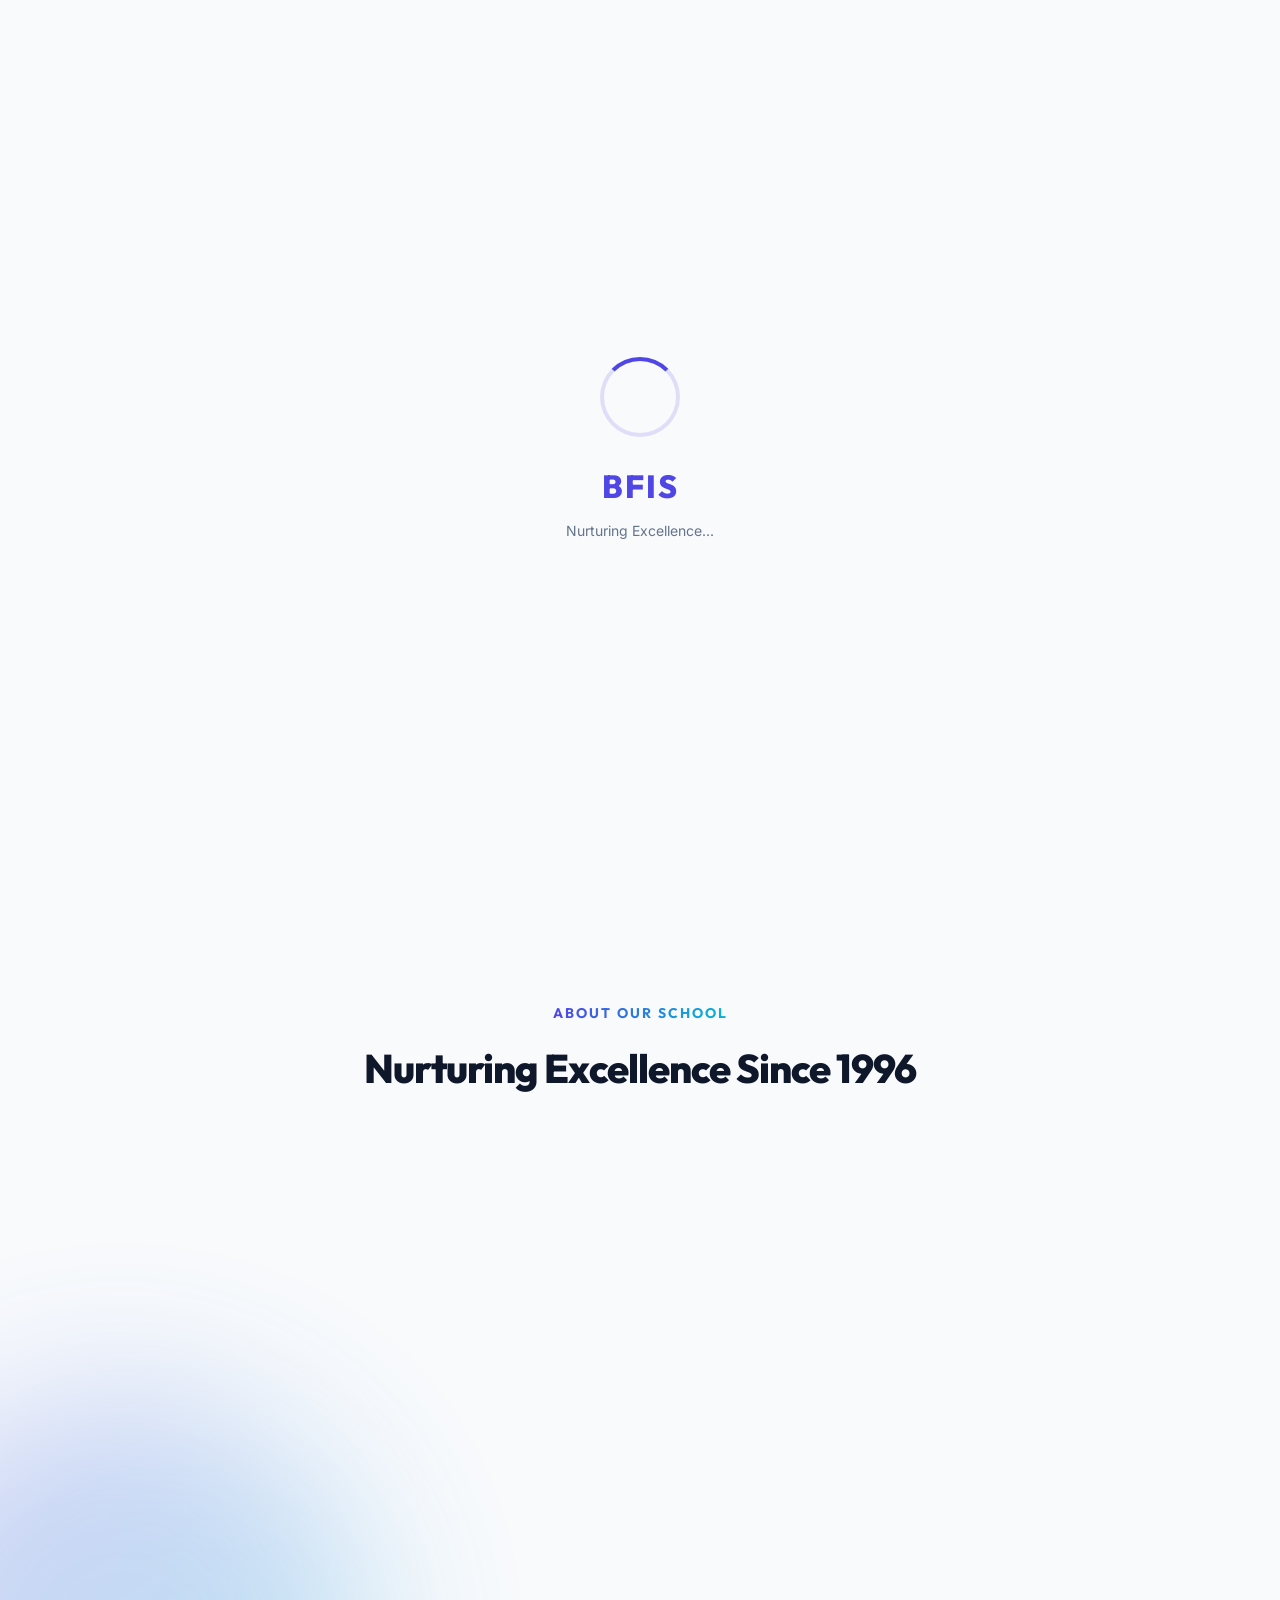
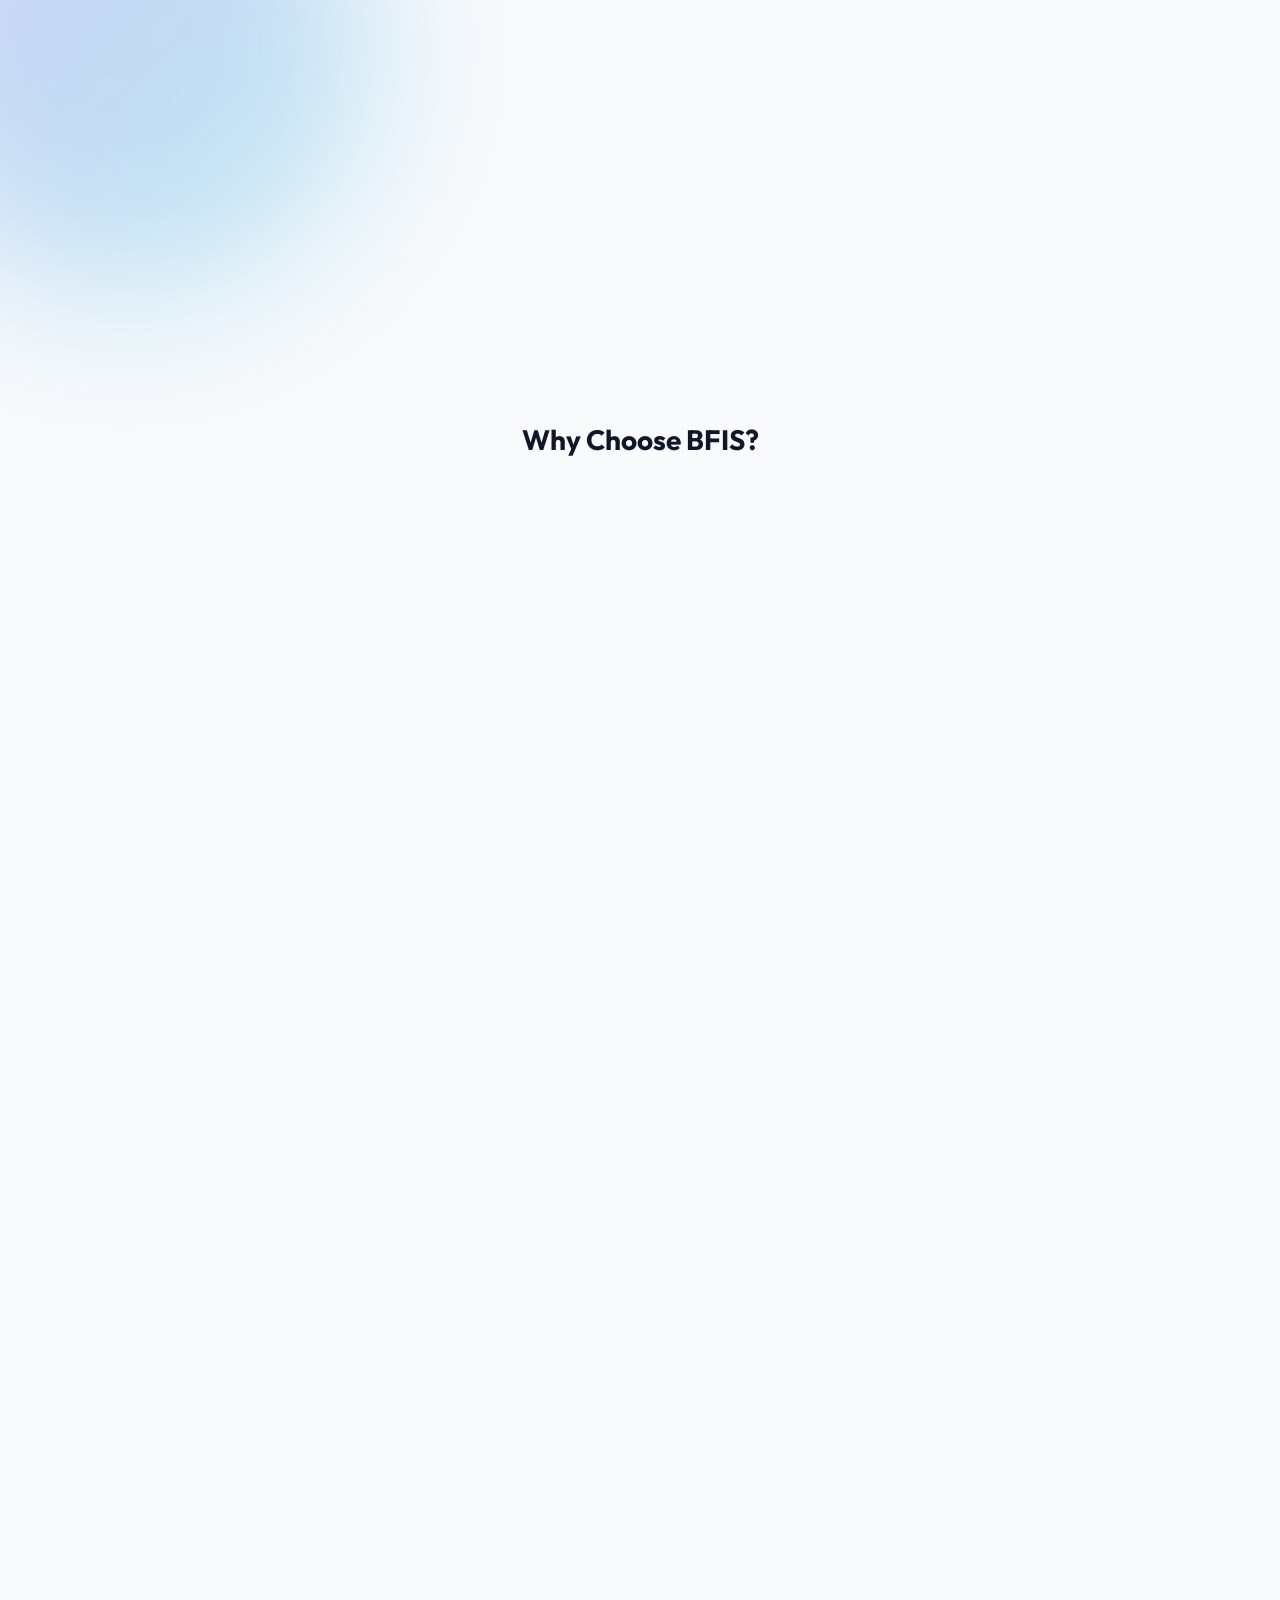
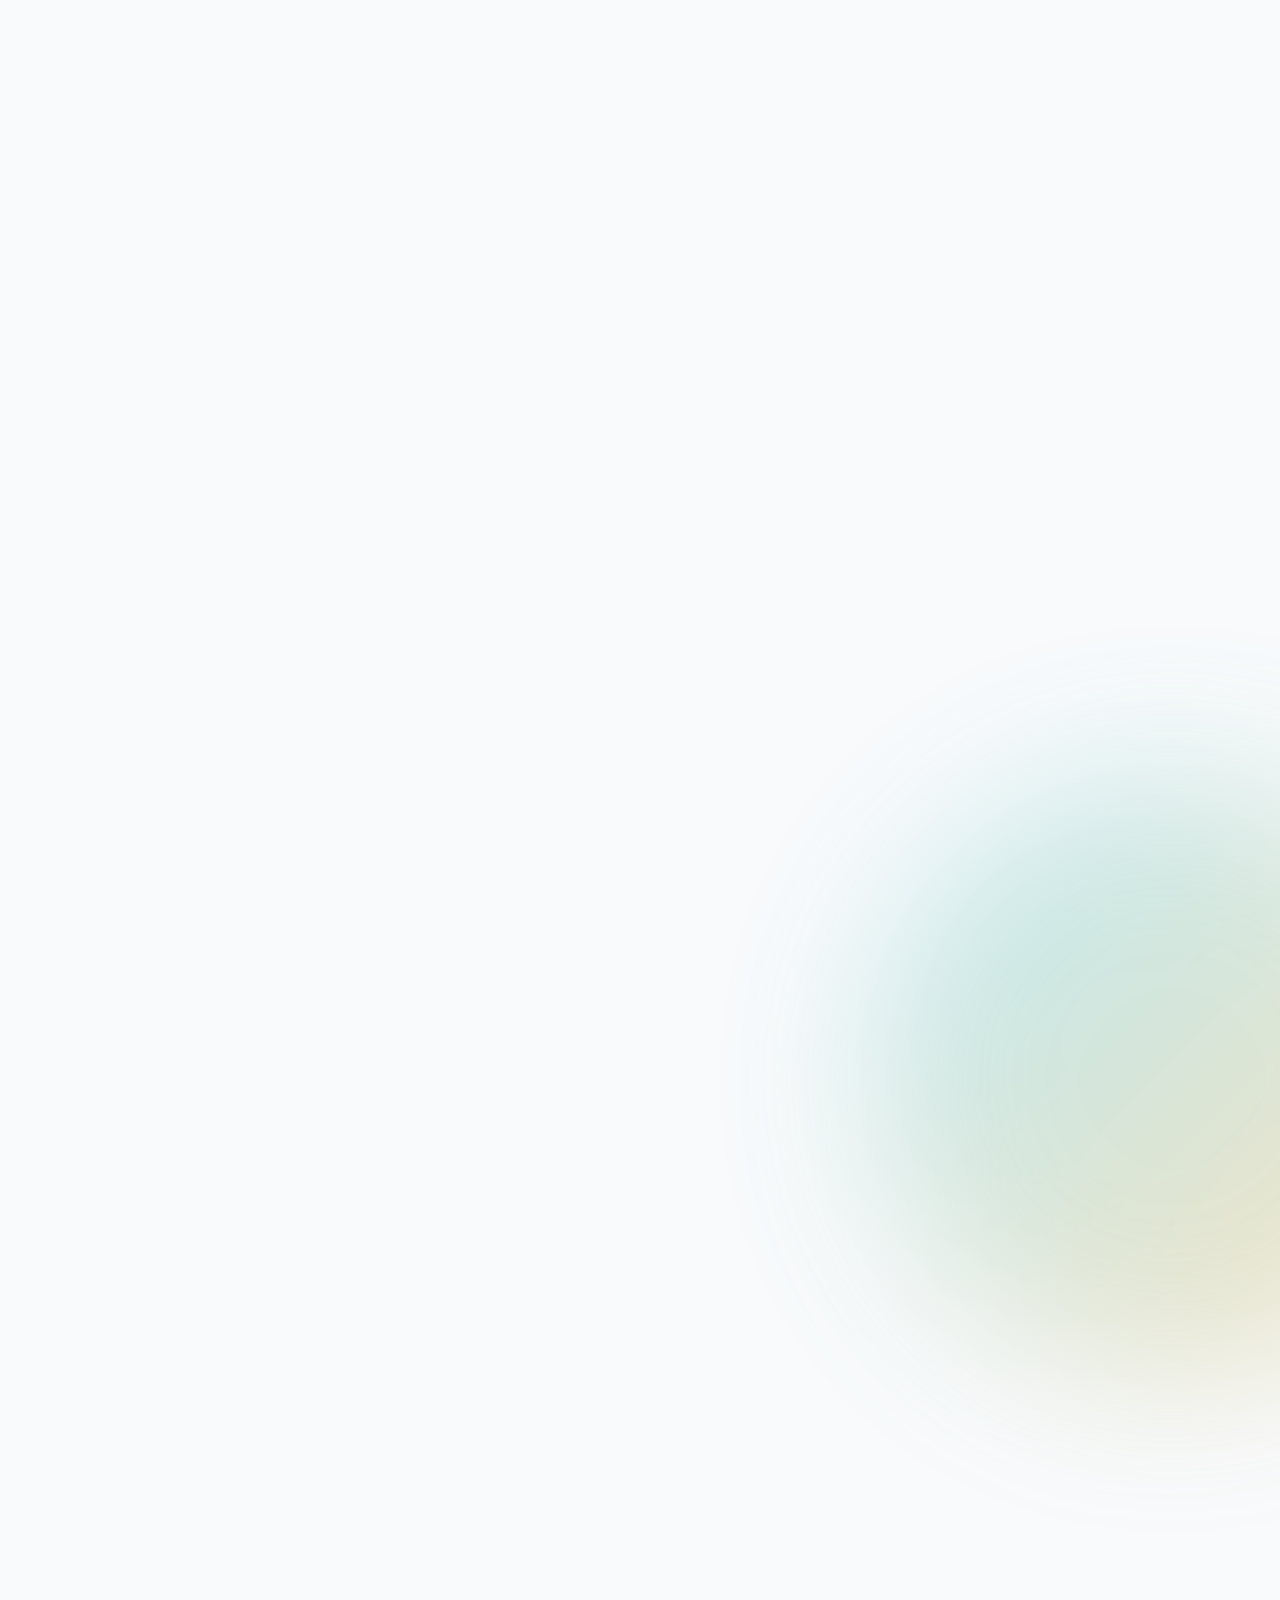
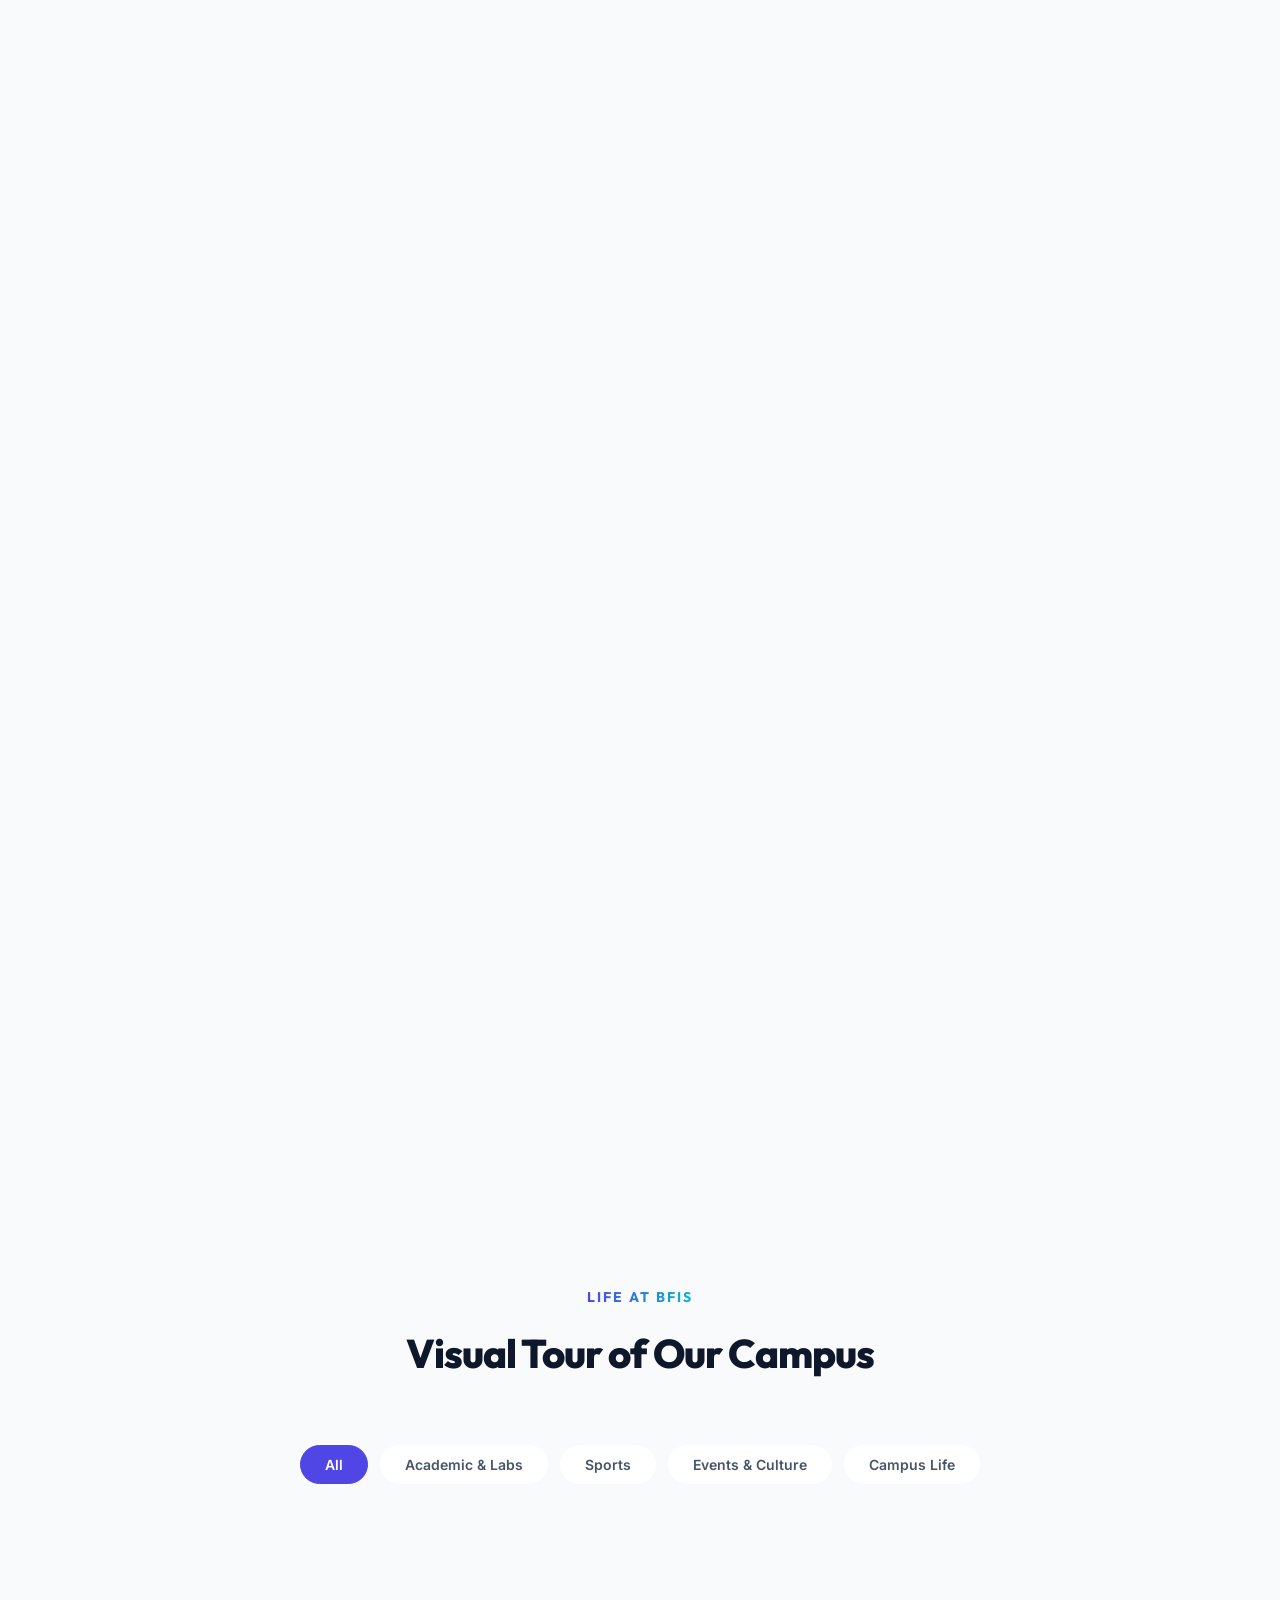
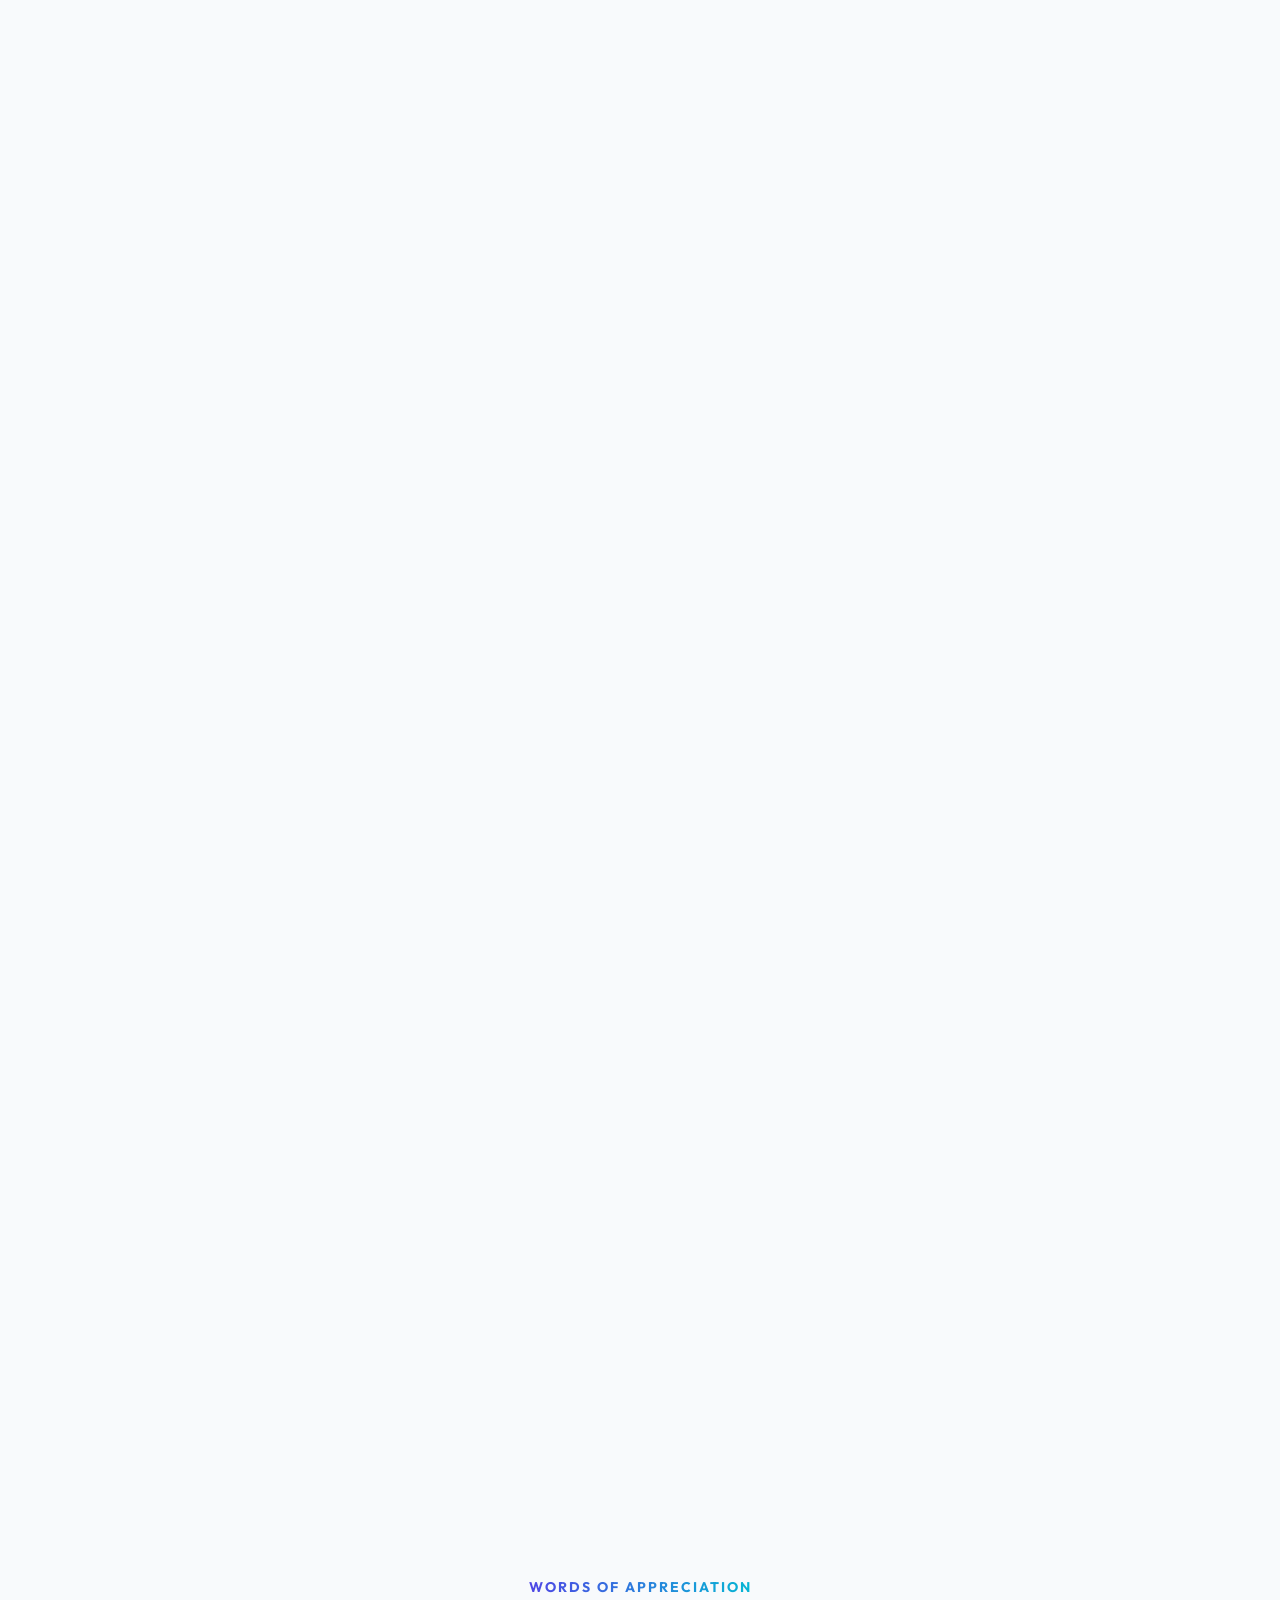
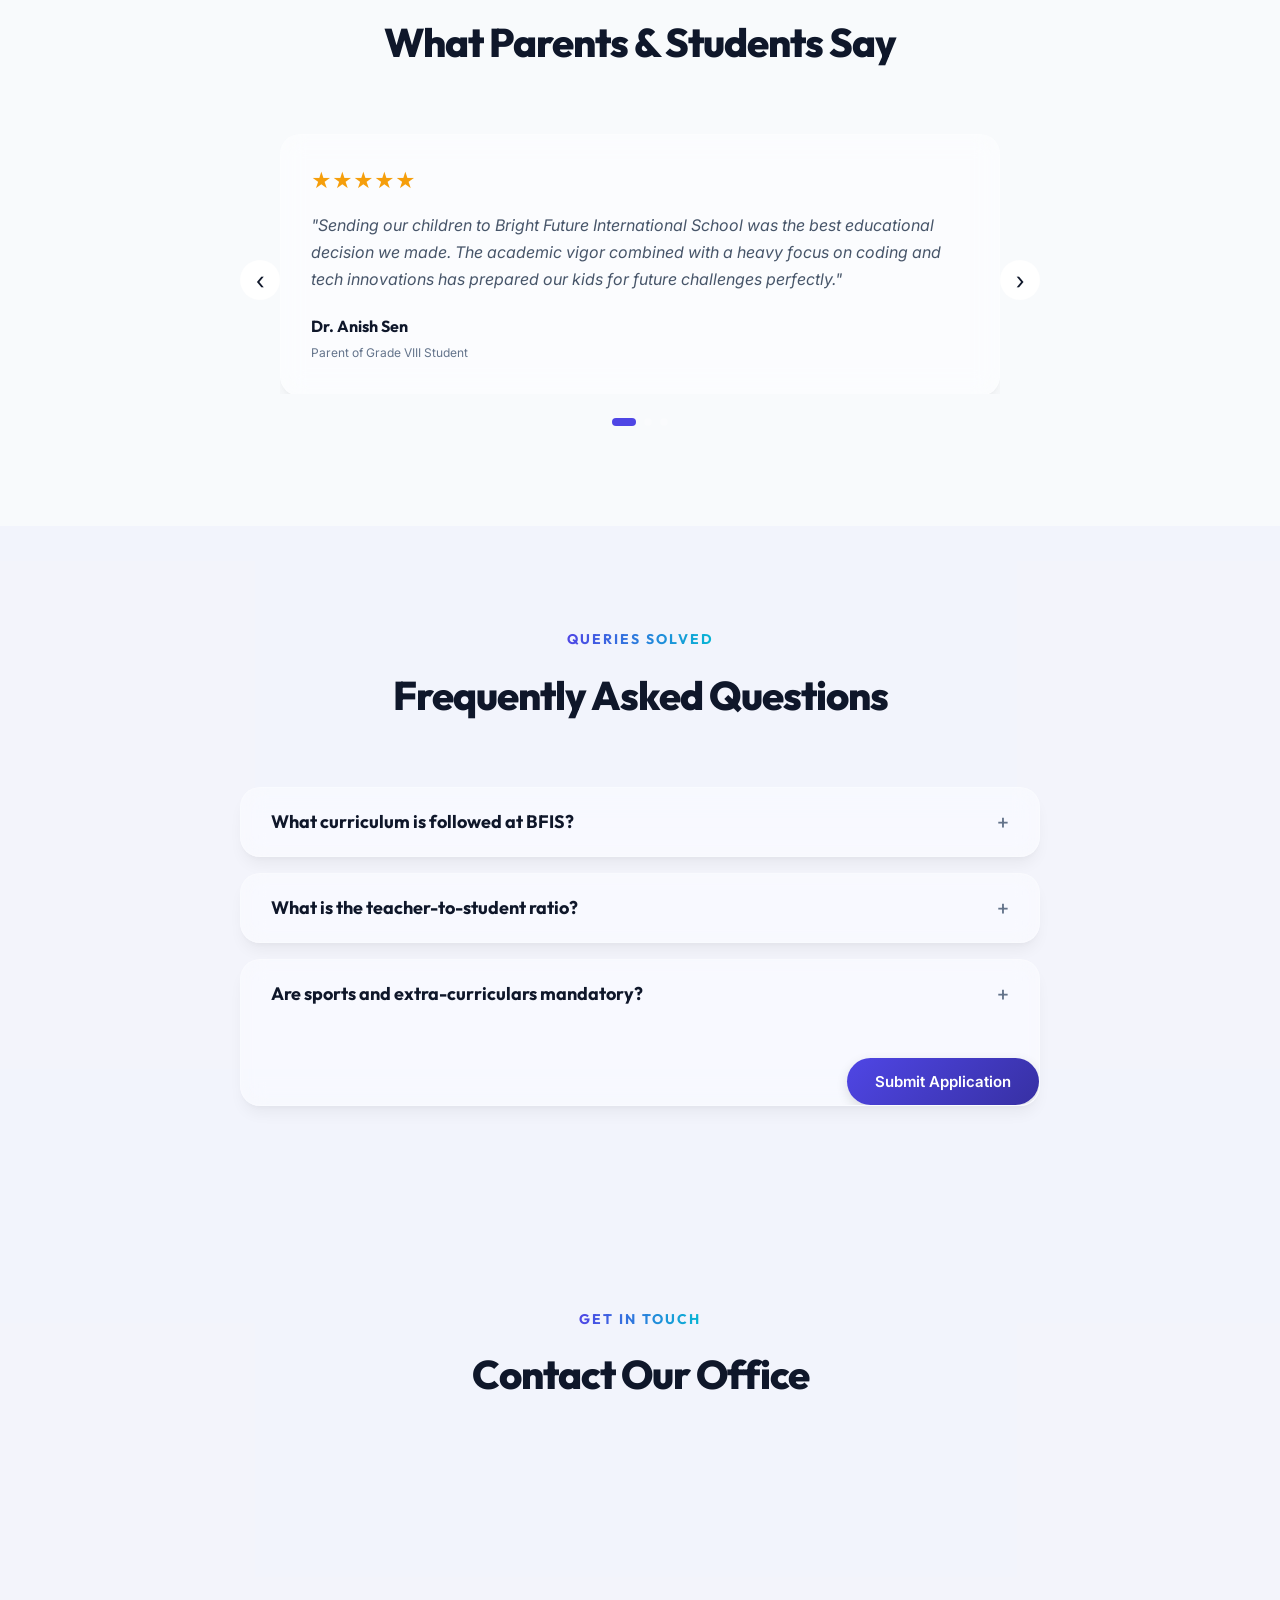
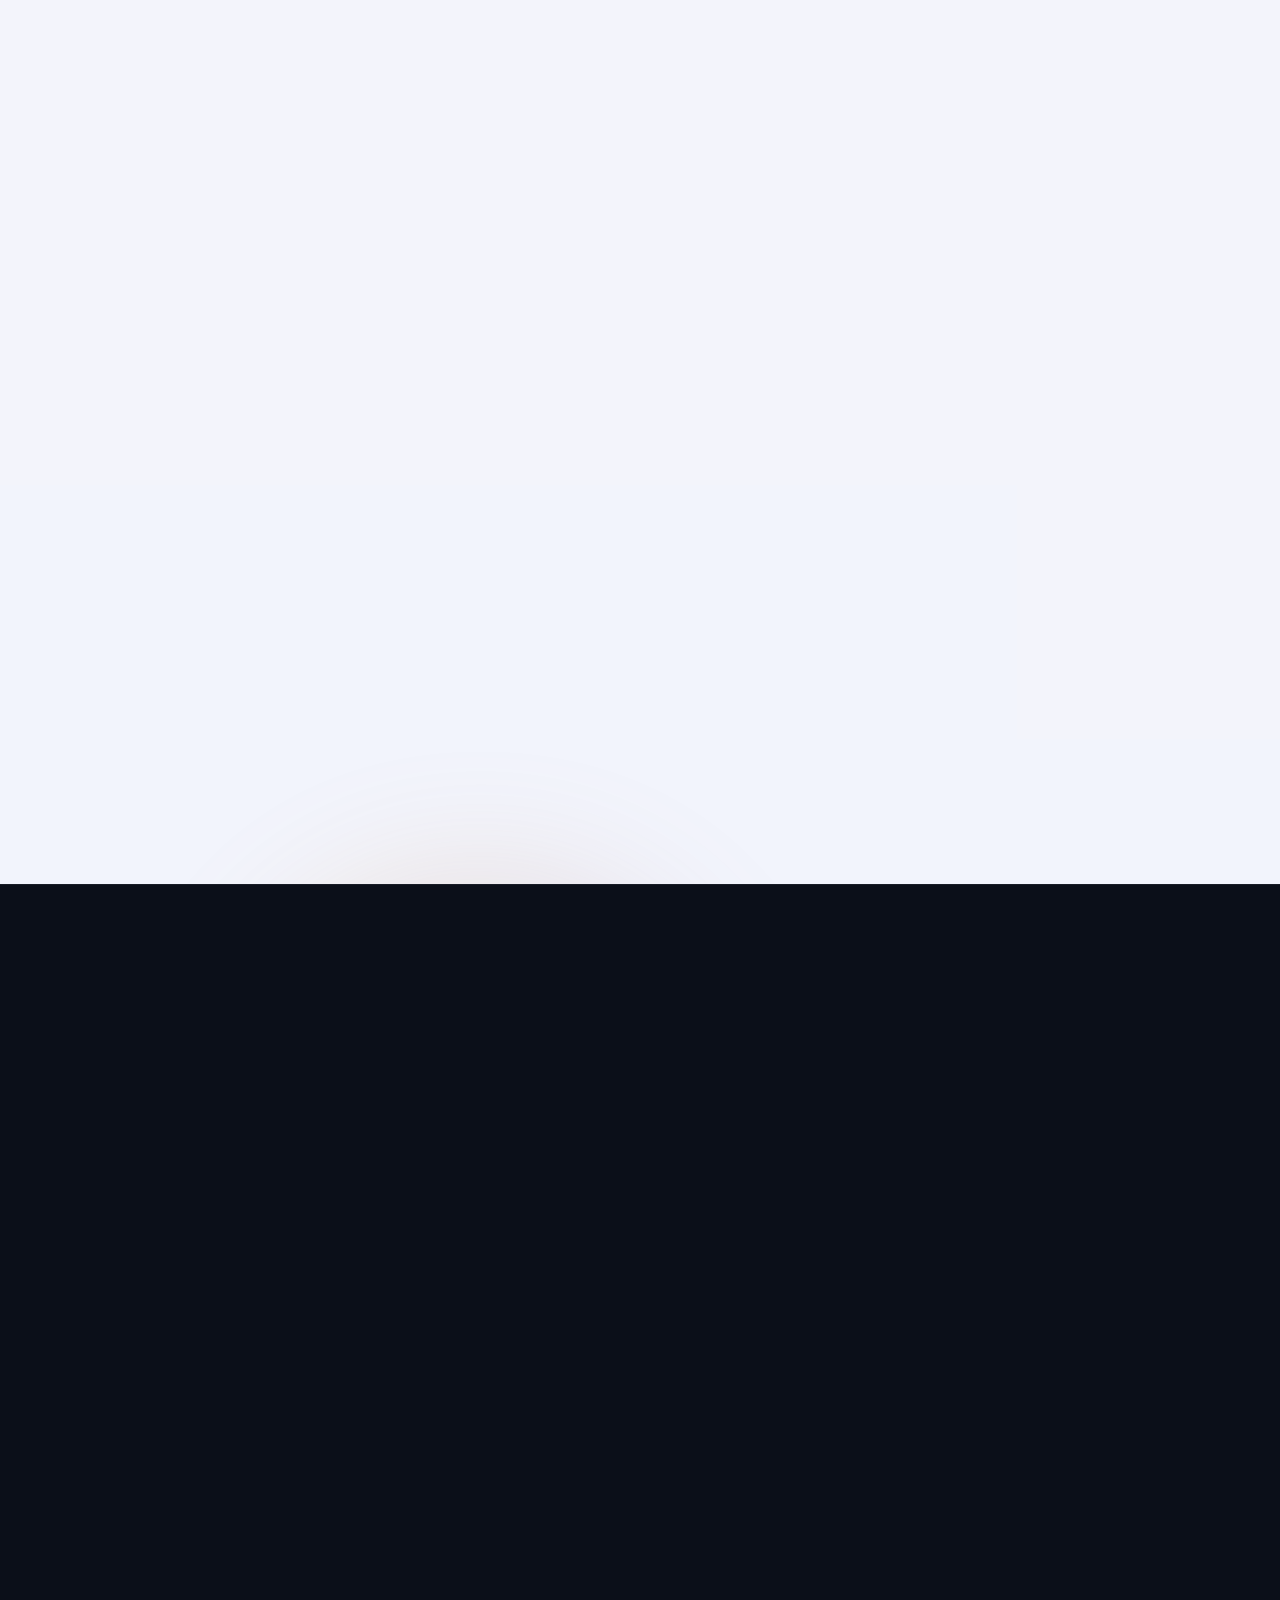
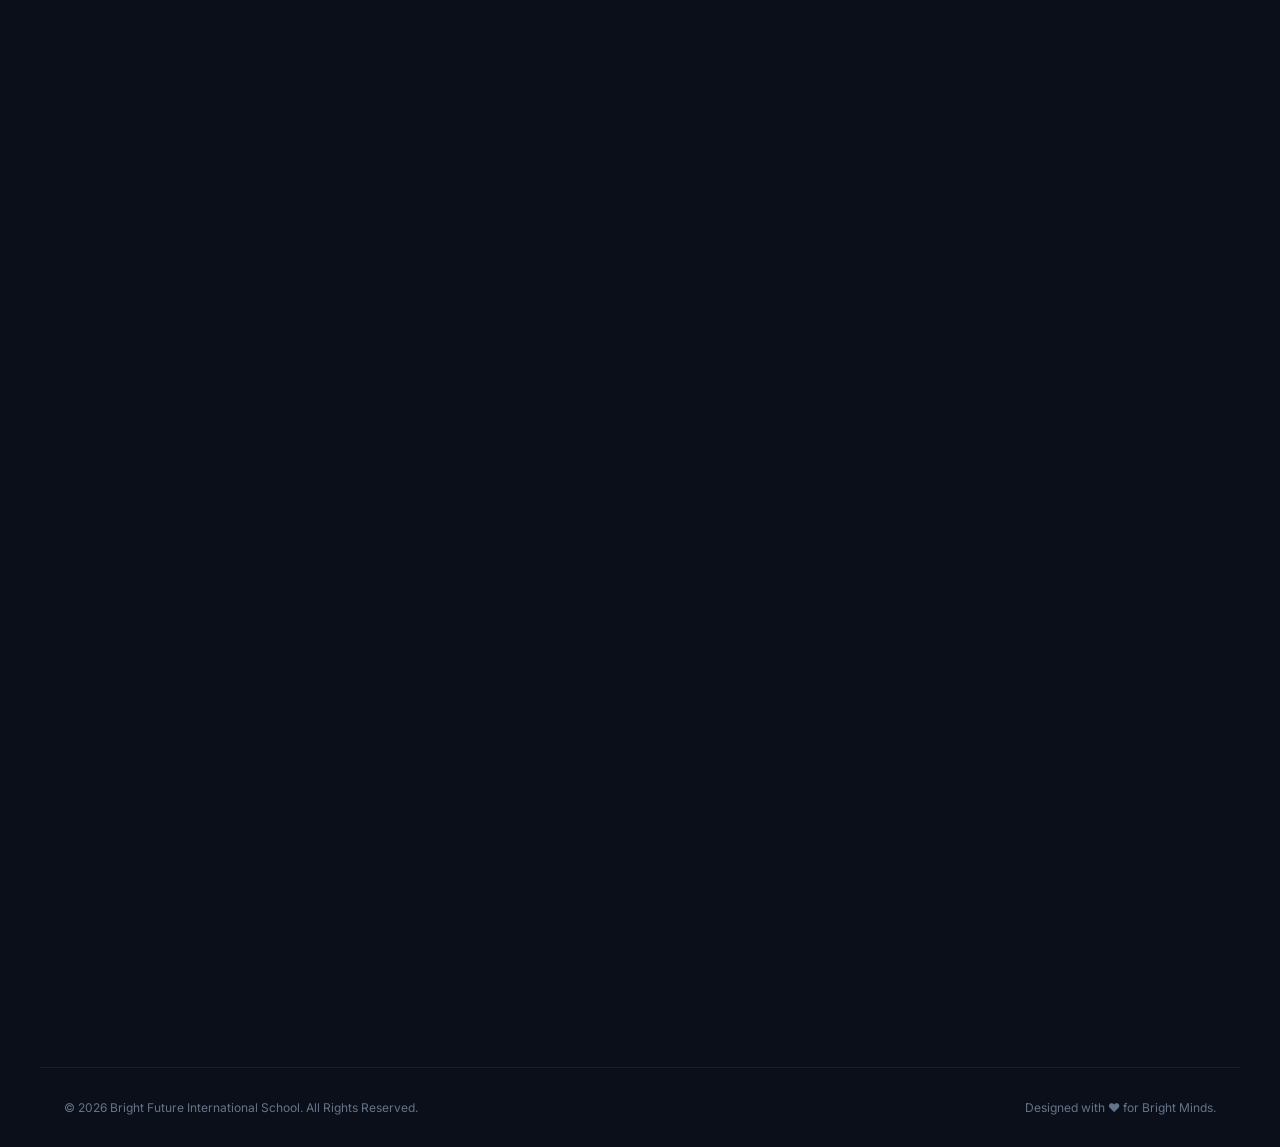
<file: restored_full_index.html>
<!DOCTYPE html>
<html lang="en">
<head>
    <meta charset="UTF-8">
    <meta name="viewport" content="width=device-width, initial-scale=1.0">
    <title>Sri sai vidhyalaya High School | Shaping Global Leaders</title>
    <meta name="description" content="Welcome to Bright Future International School. A premium, modern learning environment fostering academic excellence, innovation, and holistic development. Admissions open for 2026-27.">
    <!-- Google Fonts -->
    <link rel="preconnect" href="https://fonts.googleapis.com">
    <link rel="preconnect" href="https://fonts.gstatic.com" crossorigin>
    <link href="https://fonts.googleapis.com/css2?family=Inter:wght@300;400;500;600;700&family=Outfit:wght@400;500;600;700;800&display=swap" rel="stylesheet">
    <!-- Stylesheet -->
    <link rel="stylesheet" href="style.css">
</head>
<body>
    <!-- Custom Cursor -->
    <div class="custom-cursor" id="customCursor" aria-hidden="true"></div>
    <div class="custom-cursor-dot" id="customCursorDot" aria-hidden="true"></div>

    <!-- Scroll Progress Bar -->
    <div class="scroll-progress-container" aria-hidden="true">
        <div class="scroll-progress-bar" id="progressBar"></div>
    </div>

    <!-- Loading Screen -->
    <div class="loading-screen" id="loadingScreen">
        <div class="loader-container">
            <div class="loader-ring"></div>
            <div class="loader-logo">BFIS</div>
            <div class="loader-text">Nurturing Excellence...</div>
        </div>
    </div>

    <!-- Background Animated Shapes -->
    <div class="bg-shape bg-shape-1" aria-hidden="true"></div>
    <div class="bg-shape bg-shape-2" aria-hidden="true"></div>
    <div class="bg-shape bg-shape-3" aria-hidden="true"></div>

    <!-- Sticky Navigation Bar -->
    <header class="header" id="header">
        <div class="container navbar-container">
            <a href="#home" class="logo" id="logoLink">
                <span class="logo-icon">SSV</span>
                <div class="logo-text">
                    <span class="logo-title">Sri Sai Vidhyalaya</span>
                    <span class="logo-subtitle">High School</span>
                </div>
            </a>
            
            <nav class="nav-menu" id="navMenu" aria-label="Main Navigation">
                <a href="#home" class="nav-link active">Home</a>
                <a href="#about" class="nav-link">About</a>
                <a href="#academics" class="nav-link">Academics</a>
                <a href="#facilities" class="nav-link">Facilities</a>
                <a href="#faculty" class="nav-link">Faculty</a>
                <a href="#gallery" class="nav-link">Gallery</a>
                <a href="#notice-board" class="nav-link">Notices</a>
                <a href="#events" class="nav-link">Events</a>
                <a href="#testimonials" class="nav-link">Testimonials</a>
                <a href="#contact" class="nav-link">Contact</a>
                <a href="#admissions" class="btn btn-primary nav-admission-btn">Apply Now</a>
            </nav>

            <div class="navbar-actions">
                <!-- Theme Switcher -->
                <button class="theme-toggle" id="themeToggle" aria-label="Toggle Dark Mode">
                    <svg class="sun-icon" xmlns="http://www.w3.org/2000/svg" viewBox="0 0 24 24" fill="none" stroke="currentColor" stroke-width="2" stroke-linecap="round" stroke-linejoin="round">
                        <circle cx="12" cy="12" r="5"></circle>
                        <line x1="12" y1="1" x2="12" y2="3"></line>
                        <line x1="12" y1="21" x2="12" y2="23"></line>
                        <line x1="4.22" y1="4.22" x2="5.64" y2="5.64"></line>
                        <line x1="18.36" y1="18.36" x2="19.78" y2="19.78"></line>
                        <line x1="1" y1="12" x2="3" y2="12"></line>
                        <line x1="21" y1="12" x2="23" y2="12"></line>
                        <line x1="4.22" y1="19.78" x2="5.64" y2="18.36"></line>
        </div>
    </header>

    <!-- Hero Section -->
    <section class="hero" id="home">
        <div class="hero-bg">
            <img src="images/hero.jpg" alt="Bright Future International School Students" class="hero-image">
            <div class="hero-overlay"></div>
        </div>
        
        <div class="container hero-container">
            <div class="hero-content">
                <div class="admissions-badge reveal-fade">Admissions Open 2026-27</div>
                <h1 class="hero-title reveal-slide-up">
                    Welcome to <span class="typing-text" id="typingSchoolName"></span>
                </h1>
                <p class="hero-motto reveal-fade">Empowering Minds, Shaping Futures, Inspiring Leaders</p>
                <div class="hero-cta reveal-fade">
                    <a href="#admissions" class="btn btn-primary ripple-btn">Apply Now 2026-27</a>
                    <a href="#about" class="btn btn-secondary ripple-btn">Learn More</a>
                </div>
            </div>
        </div>

        <!-- Wave Separator -->
        <div class="wave-separator" aria-hidden="true">
            <svg data-name="Layer 1" xmlns="http://www.w3.org/2000/svg" viewBox="0 0 1200 120" preserveAspectRatio="none">
                <path d="M321.39,56.44c58-10.79,114.16-30.13,172-41.86,82.39-16.72,168.19-17.73,250.45-.39C823.78,31,906.67,72,985.66,92.83c70.05,18.48,146.53,26.09,214.34,3V120H0V0C26.9,4.75,55.05,8.1,81,9.88,174,16.29,263.38,64.24,321.39,56.44Z" class="shape-fill"></path>
            </svg>
        </div>
    </section>

    <main>
        <!-- About Section -->
        <section class="about section-padding" id="about">
            <div class="container">
                <div class="section-header">
                    <span class="subtitle">About Our School</span>
                    <h2 class="section-title">Nurturing Excellence Since 1996</h2>
                </div>
                
                <div class="about-grid">
                    <div class="about-info reveal-left">
                        <h3>Our History</h3>
                        <p>Founded in 1996, Bright Future International School has been at the forefront of quality education for three decades. What started as a modest campus with 50 students has blossomed into a premier educational hub, offering world-class infrastructure and holistic learning approaches.</p>
                        
                        <div class="mission-vision">
                            <div class="mv-card glass-card">
                                <div class="mv-icon">
                                    <svg xmlns="http://www.w3.org/2000/svg" width="24" height="24" viewBox="0 0 24 24" fill="none" stroke="currentColor" stroke-width="2" stroke-linecap="round" stroke-linejoin="round"><circle cx="12" cy="12" r="10"></circle><circle cx="12" cy="12" r="6"></circle><circle cx="12" cy="12" r="2"></circle></svg>
                                </div>
                                <h4>Our Mission</h4>
                                <p>To cultivate academic excellence, foster creativity, and instill strong ethical values in students, enabling them to become responsible global citizens.</p>
                            </div>
                            <div class="mv-card glass-card">
                                <div class="mv-icon">
                                    <svg xmlns="http://www.w3.org/2000/svg" width="24" height="24" viewBox="0 0 24 24" fill="none" stroke="currentColor" stroke-width="2" stroke-linecap="round" stroke-linejoin="round"><path d="M1 12s4-8 11-8 11 8 11 8-4 8-11 8-11-8-11-8z"></path><circle cx="12" cy="12" r="3"></circle></svg>
                                </div>
                                <h4>Our Vision</h4>
                                <p>To be a leading global educational institution recognized for nurturing innovative thinkers, outstanding leaders, and lifelong learners.</p>
                            </div>
                        </div>
                    </div>
                    
                    <div class="about-principal reveal-right">
                        <div class="principal-card glass-card">
                            <div class="principal-img-wrapper">
                                <img src="images/principal.jpg" alt="Principal Dr. Victoria Sterling" class="principal-img">
                            </div>
                            <div class="principal-info">
                                <blockquote>
                                    "Education is not the learning of facts, but the training of the mind to think. At BFIS, we inspire minds to reach their full potential."
                                </blockquote>
                                <h4>Dr. Victoria Sterling</h4>
                                <span class="designation">Principal, BFIS</span>
                            </div>
                        </div>
                    </div>
                </div>

                <div class="why-choose-us section-padding-top">
                    <h3 class="subsection-title text-center">Why Choose BFIS?</h3>
                    <div class="why-grid">
                        <div class="why-card glass-card text-center reveal-zoom">
                            <div class="why-icon">
                                <svg xmlns="http://www.w3.org/2000/svg" viewBox="0 0 24 24" fill="none" stroke="currentColor" stroke-width="2" stroke-linecap="round" stroke-linejoin="round"><polygon points="12 2 2 7 12 12 22 7 12 2"></polygon><path d="M2 17L12 22L22 17"></path><path d="M2 12L12 17L22 12"></path></svg>
                            </div>
                            <h4>Holistic Curriculum</h4>
                            <p>Seamless blend of rigorous academic standards with rich co-curricular programs.</p>
                        </div>
                        <div class="why-card glass-card text-center reveal-zoom">
                    <!-- 1. Smart Classrooms -->
                    <div class="facility-card glass-card reveal-zoom">
                        <div class="facility-img-wrapper">
                            <img src="images/classroom.jpg" alt="Smart Classrooms">
                        </div>
                        <div class="facility-content">
                            <div class="facility-icon">
                                <svg xmlns="http://www.w3.org/2000/svg" viewBox="0 0 24 24" fill="none" stroke="currentColor" stroke-width="2" stroke-linecap="round" stroke-linejoin="round"><rect x="2" y="3" width="20" height="14" rx="2" ry="2"></rect><line x1="8" y1="21" x2="16" y2="21"></line><line x1="12" y1="17" x2="12" y2="21"></line></svg>
                            </div>
                            <h4>Smart Classrooms</h4>
                            <p>Air-conditioned rooms equipped with high-definition digital smart boards and ergonomic furniture.</p>
                        </div>
                    </div>

                    <!-- 2. Computer Labs -->
                    <div class="facility-card glass-card reveal-zoom">
                        <div class="facility-img-wrapper">
                            <img src="images/classroom.jpg" alt="Computer Labs">
                        </div>
                        <div class="facility-content">
                            <div class="facility-icon">
                                <svg xmlns="http://www.w3.org/2000/svg" viewBox="0 0 24 24" fill="none" stroke="currentColor" stroke-width="2" stroke-linecap="round" stroke-linejoin="round"><rect x="2" y="2" width="20" height="8" rx="2" ry="2"></rect><rect x="2" y="14" width="20" height="8" rx="2" ry="2"></rect><line x1="6" y1="6" x2="6.01" y2="6"></line><line x1="6" y1="18" x2="6.01" y2="18"></line></svg>
                            </div>
                            <h4>Computer Labs</h4>
                            <p>High-speed internet workstations with modern software suites for computer education and project work.</p>
                        </div>
                    </div>

                    <!-- 3. Robotics Lab -->
                    <div class="facility-card glass-card reveal-zoom">
                        <div class="facility-img-wrapper">
                            <img src="images/lab.jpg" alt="Robotics Lab">
                        </div>
                        <div class="facility-content">
                            <div class="facility-icon">
                                <svg xmlns="http://www.w3.org/2000/svg" viewBox="0 0 24 24" fill="none" stroke="currentColor" stroke-width="2" stroke-linecap="round" stroke-linejoin="round"><rect x="3" y="11" width="18" height="11" rx="2" ry="2"></rect><path d="M12 2v9M8 5h8"></path><circle cx="8" cy="16" r="10" transform="scale(0.1)"></circle></svg>
                            </div>
                            <h4>Robotics Lab</h4>
                            <p>Dedicated innovation hub for learning mechanical assemblies, programming microcontrollers, and IoT.</p>
                        </div>
                    </div>

                    <!-- 4. Science Laboratories -->
                    <div class="facility-card glass-card reveal-zoom">
                        <div class="facility-img-wrapper">
                            <img src="images/lab.jpg" alt="Science Laboratories">
                        </div>
                        <div class="facility-content">
                            <div class="facility-icon">
                                <svg xmlns="http://www.w3.org/2000/svg" viewBox="0 0 24 24" fill="none" stroke="currentColor" stroke-width="2" stroke-linecap="round" stroke-linejoin="round"><path d="M4.5 16.5c-1.5 1.25-2.5 3-2.5 5.5h20c0-2.5-1-4.25-2.5-5.5M12 2v10M8 5h8"></path></svg>
                            </div>
                            <h4>Science Laboratories</h4>
                            <p>Fully certified Physics, Chemistry, and Biology laboratories equipped with premium testing gear.</p>
                        </div>
                    </div>

                    <!-- 5. Digital Library -->
                    <div class="facility-card glass-card reveal-zoom">
                        <div class="facility-img-wrapper">
                            <img src="images/library.jpg" alt="Digital Library">
                        </div>
                        <div class="facility-content">
                            <div class="facility-icon">
                                <svg xmlns="http://www.w3.org/2000/svg" viewBox="0 0 24 24" fill="none" stroke="currentColor" stroke-width="2" stroke-linecap="round" stroke-linejoin="round"><path d="M4 19.5A2.5 2.5 0 0 1 6.5 17H20"></path><path d="M4 4.5A2.5 2.5 0 0 1 6.5 2H20v20H6.5a2.5 2.5 0 0 1-2.5-2.5v-15z"></path></svg>
                            </div>
                            <h4>Digital Library</h4>
                            <p>An extensive storehouse of over 50,000 physical books and digital database access terminals.</p>
                        </div>
                    </div>

                    <!-- 6. Indoor Sports -->
                    <div class="facility-card glass-card reveal-zoom">
                        <div class="facility-img-wrapper">
                            <img src="images/sports.jpg" alt="Indoor Sports">
                        </div>
                        <div class="facility-content">
                            <div class="facility-icon">
                                <svg xmlns="http://www.w3.org/2000/svg" viewBox="0 0 24 24" fill="none" stroke="currentColor" stroke-width="2" stroke-linecap="round" stroke-linejoin="round"><circle cx="12" cy="12" r="10"></circle><path d="M12 2a15.3 15.3 0 0 1 4 10 15.3 15.3 0 0 1-4 10 15.3 15.3 0 0 1-4-10 15.3 15.3 0 0 1 4-10z"></path><path d="M2 12h20"></path></svg>
                            </div>
                            <h4>Indoor Sports</h4>
                            <p>Spacious arena for badminton, table tennis, gymnastics, chess, and dynamic board games.</p>
                        </div>
                    </div>

                    <!-- 7. Outdoor Sports -->
                    <div class="facility-card glass-card reveal-zoom">
                        <div class="facility-img-wrapper">
                            <img src="images/sports.jpg" alt="Outdoor Sports">
                        </div>
                        <div class="facility-content">
                            <div class="facility-icon">
                                <svg xmlns="http://www.w3.org/2000/svg" viewBox="0 0 24 24" fill="none" stroke="currentColor" stroke-width="2" stroke-linecap="round" stroke-linejoin="round"><path d="M12 22a10 10 0 1 0 0-20 10 10 0 0 0 0 20z"></path><path d="M12 6v12M6 12h12"></path></svg>
                            </div>
                            <h4>Outdoor Sports</h4>
                            <p>Standard professional athletics tracks, turf football ground, cricket pitches, and basketball courts.</p>
                        </div>
                    </div>

                    <!-- 8. Swimming Pool -->
                    <div class="facility-card glass-card reveal-zoom">
                        <div class="facility-img-wrapper">
                            <img src="images/sports.jpg" alt="Swimming Pool">
                        </div>
                        <div class="facility-content">
                            <div class="facility-icon">
                                <svg xmlns="http://www.w3.org/2000/svg" viewBox="0 0 24 24" fill="none" stroke="currentColor" stroke-width="2" stroke-linecap="round" stroke-linejoin="round"><path d="M2 6c4-1.5 6 1.5 10 0s6-1.5 10 0M2 12c4-1.5 6 1.5 10 0s6-1.5 10 0M2 18c4-1.5 6 1.5 10 0s6-1.5 10 0"></path></svg>
                            </div>
                            <h4>Swimming Pool</h4>
                            <p>An Olympic-sized, temperature-controlled, clean swimming pool with trained lifeguards.</p>
                        </div>
                    </div>

                    <!-- 9. Music Room -->
                    <div class="facility-card glass-card reveal-zoom">
                        <div class="facility-img-wrapper">
                            <img src="images/school.jpg" alt="Music Room">
                        </div>
                        <div class="facility-content">
                            <div class="facility-icon">
                                <svg xmlns="http://www.w3.org/2000/svg" viewBox="0 0 24 24" fill="none" stroke="currentColor" stroke-width="2" stroke-linecap="round" stroke-linejoin="round"><path d="M9 18V5l12-2v13"></path><circle cx="6" cy="18" r="3"></circle><circle cx="18" cy="16" r="3"></circle></svg>
                            </div>
                            <h4>Music Room</h4>
                            <p>Well-stocked studio offering training in piano, guitar, drums, classical instruments, and vocals.</p>
                        </div>
                    </div>

                    <!-- 10. Dance Studio -->
                    <div class="facility-card glass-card reveal-zoom">
                        <div class="facility-img-wrapper">
                            <img src="images/hero.jpg" alt="Dance Studio">
                        </div>
                        <div class="facility-content">
                            <div class="facility-icon">
                                <svg xmlns="http://www.w3.org/2000/svg" viewBox="0 0 24 24" fill="none" stroke="currentColor" stroke-width="2" stroke-linecap="round" stroke-linejoin="round"><path d="M18.12 15.88c-.68-.68-1.56-1.12-2.52-1.28L12 14c-.67 0-1.33.16-1.95.46L6.5 16.5M12 9a3 3 0 1 0 0-6 3 3 0 0 0 0 6zM4 14h16"></path></svg>
                            </div>
                            <h4>Dance Studio</h4>
                            <p>Spacious, mirrored flooring arena supporting training in classical, contemporary, and fusion dance.</p>
                        </div>
                    </div>

                    <!-- 11. Medical Room -->
                    <div class="facility-card glass-card reveal-zoom">
                        <div class="facility-img-wrapper">
                            <img src="images/principal.jpg" alt="Medical Room">
                        </div>
                        <div class="facility-content">
                            <div class="facility-icon">
                                <svg xmlns="http://www.w3.org/2000/svg" viewBox="0 0 24 24" fill="none" stroke="currentColor" stroke-width="2" stroke-linecap="round" stroke-linejoin="round"><path d="M22 12h-4l-3 9L9 3l-3 9H2"></path></svg>
                            </div>
                            <h4>Medical Room</h4>
                            <p>Equipped first-aid clinic with a full-time certified nurse and standby arrangements with local hospitals.</p>
                        </div>
                    </div>

                    <!-- 12. School Transport -->
                    <div class="facility-card glass-card reveal-zoom">
                        <div class="facility-img-wrapper">
                            <img src="images/school.jpg" alt="School Transport">
                        </div>
                        <div class="facility-content">
                            <div class="facility-icon">
                                <svg xmlns="http://www.w3.org/2000/svg" viewBox="0 0 24 24" fill="none" stroke="currentColor" stroke-width="2" stroke-linecap="round" stroke-linejoin="round"><rect x="1" y="3" width="22" height="13" rx="2" ry="2"></rect><circle cx="6" cy="20" r="2"></circle><circle cx="18" cy="20" r="2"></circle></svg>
                            </div>
                            <h4>School Transport</h4>
                            <p>GPS-enabled, air-conditioned bus services tracking local transit routes with emergency safety systems.</p>
                        </div>
                    </div>

                    <!-- 13. CCTV Security -->
                    <div class="facility-card glass-card reveal-zoom">
                        <div class="facility-img-wrapper">
                            <img src="images/school.jpg" alt="CCTV Security">
                        </div>
                        <div class="facility-content">
                            <div class="facility-icon">
                                <svg xmlns="http://www.w3.org/2000/svg" viewBox="0 0 24 24" fill="none" stroke="currentColor" stroke-width="2" stroke-linecap="round" stroke-linejoin="round"><path d="M23 19a2 2 0 0 1-2 2H3a2 2 0 0 1-2-2V8a2 2 0 0 1 2-2h4l2-3h6l2 3h4a2 2 0 0 1 2 2z"></path><circle cx="12" cy="13" r="4"></circle></svg>
                            </div>
                            <h4>CCTV Security</h4>
                            <p>24/7 security control room with round-the-clock camera monitoring and strict visitor registration protocols.</p>
                        </div>
                    </div>

                    <!-- 14. Cafeteria -->
                    <div class="facility-card glass-card reveal-zoom">
                        <div class="facility-img-wrapper">
                            <img src="images/hero.jpg" alt="Cafeteria">
                        </div>
                        <div class="facility-content">
                            <div class="facility-icon">
                                <svg xmlns="http://www.w3.org/2000/svg" viewBox="0 0 24 24" fill="none" stroke="currentColor" stroke-width="2" stroke-linecap="round" stroke-linejoin="round"><path d="M12 2v20M17 5H9.5a3.5 3.5 0 0 0 0 7h5a3.5 3.5 0 0 1 0 7H6"></path></svg>
                            </div>
                </div>

                <div class="faculty-grid">
                    <!-- Faculty 1 -->
                    <div class="faculty-card glass-card reveal-slide-up">
                        <div class="faculty-img-container">
                            <img src="images/teacher1.jpg" alt="Aishwarya Sharma" class="faculty-img">
                        </div>
                        <h4>Mrs. Aishwarya Sharma</h4>
                        <span class="faculty-subject">Head of Sciences</span>
                        <div class="faculty-qualifications">
                            <p><strong>Qual:</strong> M.Sc. in Physics, B.Ed.</p>
                            <p><strong>Exp:</strong> 12+ Years</p>
                        </div>
                        <div class="faculty-socials">
                            <a href="#" aria-label="LinkedIn"><svg xmlns="http://www.w3.org/2000/svg" viewBox="0 0 24 24" fill="none" stroke="currentColor" stroke-width="2" stroke-linecap="round" stroke-linejoin="round"><path d="M16 8a6 6 0 0 1 6 6v7h-4v-7a2 2 0 0 0-2-2 2 2 0 0 0-2 2v7h-4v-7a6 6 0 0 1 6-6zM2 9h4v12H2z"></path><circle cx="4" cy="4" r="2"></circle></svg></a>
                            <a href="#" aria-label="Twitter"><svg xmlns="http://www.w3.org/2000/svg" viewBox="0 0 24 24" fill="none" stroke="currentColor" stroke-width="2" stroke-linecap="round" stroke-linejoin="round"><path d="M23 3a10.9 10.9 0 0 1-3.14 1.53 4.48 4.48 0 0 0-7.86 3v1A10.66 10.66 0 0 1 3 4s-4 9 5 13a11.64 11.64 0 0 1-7 2c9 5 20 0 20-11.5a4.5 4.5 0 0 0-.08-.83A7.72 7.72 0 0 0 23 3z"></path></svg></a>
                        </div>
                    </div>

                    <!-- Faculty 2 -->
                    <div class="faculty-card glass-card reveal-slide-up">
                        <div class="faculty-img-container">
                            <img src="images/teacher2.jpg" alt="David Miller" class="faculty-img">
                        </div>
                        <h4>Mr. David Miller</h4>
                        <span class="faculty-subject">Mathematics Head</span>
                        <div class="faculty-qualifications">
                            <p><strong>Qual:</strong> M.S. in Applied Math</p>
                            <p><strong>Exp:</strong> 10+ Years</p>
                        </div>
                        <div class="faculty-socials">
                            <a href="#" aria-label="LinkedIn"><svg xmlns="http://www.w3.org/2000/svg" viewBox="0 0 24 24" fill="none" stroke="currentColor" stroke-width="2" stroke-linecap="round" stroke-linejoin="round"><path d="M16 8a6 6 0 0 1 6 6v7h-4v-7a2 2 0 0 0-2-2 2 2 0 0 0-2 2v7h-4v-7a6 6 0 0 1 6-6zM2 9h4v12H2z"></path><circle cx="4" cy="4" r="2"></circle></svg></a>
                            <a href="#" aria-label="Twitter"><svg xmlns="http://www.w3.org/2000/svg" viewBox="0 0 24 24" fill="none" stroke="currentColor" stroke-width="2" stroke-linecap="round" stroke-linejoin="round"><path d="M23 3a10.9 10.9 0 0 1-3.14 1.53 4.48 4.48 0 0 0-7.86 3v1A10.66 10.66 0 0 1 3 4s-4 9 5 13a11.64 11.64 0 0 1-7 2c9 5 20 0 20-11.5a4.5 4.5 0 0 0-.08-.83A7.72 7.72 0 0 0 23 3z"></path></svg></a>
                        </div>
                    </div>

                    <!-- Faculty 3 -->
                    <div class="faculty-card glass-card reveal-slide-up">
                        <div class="faculty-img-container">
                            <img src="images/teacher3.jpg" alt="Sarah Jenkins" class="faculty-img">
                        </div>
                        <h4>Mrs. Sarah Jenkins</h4>
                        <span class="faculty-subject">English Literature</span>
                        <div class="faculty-qualifications">
                            <p><strong>Qual:</strong> M.A. in English Lit, CELTA</p>
                            <p><strong>Exp:</strong> 15+ Years</p>
                        </div>
                        <div class="faculty-socials">
                            <a href="#" aria-label="LinkedIn"><svg xmlns="http://www.w3.org/2000/svg" viewBox="0 0 24 24" fill="none" stroke="currentColor" stroke-width="2" stroke-linecap="round" stroke-linejoin="round"><path d="M16 8a6 6 0 0 1 6 6v7h-4v-7a2 2 0 0 0-2-2 2 2 0 0 0-2 2v7h-4v-7a6 6 0 0 1 6-6zM2 9h4v12H2z"></path><circle cx="4" cy="4" r="2"></circle></svg></a>
                            <a href="#" aria-label="Twitter"><svg xmlns="http://www.w3.org/2000/svg" viewBox="0 0 24 24" fill="none" stroke="currentColor" stroke-width="2" stroke-linecap="round" stroke-linejoin="round"><path d="M23 3a10.9 10.9 0 0 1-3.14 1.53 4.48 4.48 0 0 0-7.86 3v1A10.66 10.66 0 0 1 3 4s-4 9 5 13a11.64 11.64 0 0 1-7 2c9 5 20 0 20-11.5a4.5 4.5 0 0 0-.08-.83A7.72 7.72 0 0 0 23 3z"></path></svg></a>
                        </div>
                    </div>

                    <!-- Faculty 4 -->
                    <div class="faculty-card glass-card reveal-slide-up">
                        <div class="faculty-img-container">
                            <img src="images/teacher4.jpg" alt="Marcus Aurelius" class="faculty-img">
                        </div>
                        <h4>Mr. Marcus Aurelius</h4>
                        <span class="faculty-subject">History & Civics</span>
                        <div class="faculty-qualifications">
                            <p><strong>Qual:</strong> M.A. in World History</p>
                            <p><strong>Exp:</strong> 8+ Years</p>
                        </div>
                        <div class="faculty-socials">
                            <a href="#" aria-label="LinkedIn"><svg xmlns="http://www.w3.org/2000/svg" viewBox="0 0 24 24" fill="none" stroke="currentColor" stroke-width="2" stroke-linecap="round" stroke-linejoin="round"><path d="M16 8a6 6 0 0 1 6 6v7h-4v-7a2 2 0 0 0-2-2 2 2 0 0 0-2 2v7h-4v-7a6 6 0 0 1 6-6zM2 9h4v12H2z"></path><circle cx="4" cy="4" r="2"></circle></svg></a>
                            <a href="#" aria-label="Twitter"><svg xmlns="http://www.w3.org/2000/svg" viewBox="0 0 24 24" fill="none" stroke="currentColor" stroke-width="2" stroke-linecap="round" stroke-linejoin="round"><path d="M23 3a10.9 10.9 0 0 1-3.14 1.53 4.48 4.48 0 0 0-7.86 3v1A10.66 10.66 0 0 1 3 4s-4 9 5 13a11.64 11.64 0 0 1-7 2c9 5 20 0 20-11.5a4.5 4.5 0 0 0-.08-.83A7.72 7.72 0 0 0 23 3z"></path></svg></a>
                        </div>
                    </div>

                    <!-- Faculty 5 -->
                    <div class="faculty-card glass-card reveal-slide-up">
                        <div class="faculty-img-container">
                            <img src="images/teacher5.jpg" alt="Zoya Rahman" class="faculty-img">
                        </div>
                        <h4>Mrs. Zoya Rahman</h4>
                        <span class="faculty-subject">Robotics & Computer Sci.</span>
                        <div class="faculty-qualifications">
                            <p><strong>Qual:</strong> M.Tech. in Robotics, B.Ed.</p>
                            <p><strong>Exp:</strong> 9+ Years</p>
                        </div>
                        <div class="faculty-socials">
                            <a href="#" aria-label="LinkedIn"><svg xmlns="http://www.w3.org/2000/svg" viewBox="0 0 24 24" fill="none" stroke="currentColor" stroke-width="2" stroke-linecap="round" stroke-linejoin="round"><path d="M16 8a6 6 0 0 1 6 6v7h-4v-7a2 2 0 0 0-2-2 2 2 0 0 0-2 2v7h-4v-7a6 6 0 0 1 6-6zM2 9h4v12H2z"></path><circle cx="4" cy="4" r="2"></circle></svg></a>
                            <a href="#" aria-label="Twitter"><svg xmlns="http://www.w3.org/2000/svg" viewBox="0 0 24 24" fill="none" stroke="currentColor" stroke-width="2" stroke-linecap="round" stroke-linejoin="round"><path d="M23 3a10.9 10.9 0 0 1-3.14 1.53 4.48 4.48 0 0 0-7.86 3v1A10.66 10.66 0 0 1 3 4s-4 9 5 13a11.64 11.64 0 0 1-7 2c9 5 20 0 20-11.5a4.5 4.5 0 0 0-.08-.83A7.72 7.72 0 0 0 23 3z"></path></svg></a>
                        </div>
                    </div>

                    <!-- Faculty 6 -->
                    <div class="faculty-card glass-card reveal-slide-up">
                        <div class="faculty-img-container">
                            <img src="images/teacher6.jpg" alt="Albus Dumbledore" class="faculty-img">
                        </div>
                        <h4>Mr. James Henderson</h4>
                        <span class="faculty-subject">Chemistry specialist</span>
                        <div class="faculty-qualifications">
                            <p><strong>Qual:</strong> Ph.D. in Chemistry</p>
                            <p><strong>Exp:</strong> 14+ Years</p>
                        </div>
                        <div class="faculty-socials">
                            <a href="#" aria-label="LinkedIn"><svg xmlns="http://www.w3.org/2000/svg" viewBox="0 0 24 24" fill="none" stroke="currentColor" stroke-width="2" stroke-linecap="round" stroke-linejoin="round"><path d="M16 8a6 6 0 0 1 6 6v7h-4v-7a2 2 0 0 0-2-2 2 2 0 0 0-2 2v7h-4v-7a6 6 0 0 1 6-6zM2 9h4v12H2z"></path><circle cx="4" cy="4" r="2"></circle></svg></a>
                            <a href="#" aria-label="Twitter"><svg xmlns="http://www.w3.org/2000/svg" viewBox="0 0 24 24" fill="none" stroke="currentColor" stroke-width="2" stroke-linecap="round" stroke-linejoin="round"><path d="M23 3a10.9 10.9 0 0 1-3.14 1.53 4.48 4.48 0 0 0-7.86 3v1A10.66 10.66 0 0 1 3 4s-4 9 5 13a11.64 11.64 0 0 1-7 2c9 5 20 0 20-11.5a4.5 4.5 0 0 0-.08-.83A7.72 7.72 0 0 0 23 3z"></path></svg></a>
                        </div>
                    </div>

                    <!-- Faculty 7 -->
                    <div class="faculty-card glass-card reveal-slide-up">
                        <div class="faculty-img-container">
                            <img src="images/teacher7.jpg" alt="Robert Chen" class="faculty-img">
                        </div>
                        <h4>Mr. Robert Chen</h4>
                        <span class="faculty-subject">Music Director</span>
                        <div class="faculty-qualifications">
                            <p><strong>Qual:</strong> Masters in Music Performance</p>
                            <p><strong>Exp:</strong> 11+ Years</p>
                        </div>
                        <div class="faculty-socials">
                            <a href="#" aria-label="LinkedIn"><svg xmlns="http://www.w3.org/2000/svg" viewBox="0 0 24 24" fill="none" stroke="currentColor" stroke-width="2" stroke-linecap="round" stroke-linejoin="round"><path d="M16 8a6 6 0 0 1 6 6v7h-4v-7a2 2 0 0 0-2-2 2 2 0 0 0-2 2v7h-4v-7a6 6 0 0 1 6-6zM2 9h4v12H2z"></path><circle cx="4" cy="4" r="2"></circle></svg></a>
                            <a href="#" aria-label="Twitter"><svg xmlns="http://www.w3.org/2000/svg" viewBox="0 0 24 24" fill="none" stroke="currentColor" stroke-width="2" stroke-linecap="round" stroke-linejoin="round"><path d="M23 3a10.9 10.9 0 0 1-3.14 1.53 4.48 4.48 0 0 0-7.86 3v1A10.66 10.66 0 0 1 3 4s-4 9 5 13a11.64 11.64 0 0 1-7 2c9 5 20 0 20-11.5a4.5 4.5 0 0 0-.08-.83A7.72 7.72 0 0 0 23 3z"></path></svg></a>
                        </div>
                    </div>

                    <!-- Faculty 8 -->
                    <div class="faculty-card glass-card reveal-slide-up">
                        <div class="faculty-img-container">
                            <img src="images/teacher8.jpg" alt="Emma Watson" class="faculty-img">
                        </div>
                        <h4>Mrs. Emma Watson</h4>
                        <span class="faculty-subject">Head of Drama & Arts</span>
                        <div class="faculty-qualifications">
                            <p><strong>Qual:</strong> B.F.A in Acting & Directing</p>
                            <p><strong>Exp:</strong> 7+ Years</p>
                        </div>
                        <div class="faculty-socials">
                            <a href="#" aria-label="LinkedIn"><svg xmlns="http://www.w3.org/2000/svg" viewBox="0 0 24 24" fill="none" stroke="currentColor" stroke-width="2" stroke-linecap="round" stroke-linejoin="round"><path d="M16 8a6 6 0 0 1 6 6v7h-4v-7a2 2 0 0 0-2-2 2 2 0 0 0-2 2v7h-4v-7a6 6 0 0 1 6-6zM2 9h4v12H2z"></path><circle cx="4" cy="4" r="2"></circle></svg></a>
                            <a href="#" aria-label="Twitter"><svg xmlns="http://www.w3.org/2000/svg" viewBox="0 0 24 24" fill="none" stroke="currentColor" stroke-width="2" stroke-linecap="round" stroke-linejoin="round"><path d="M23 3a10.9 10.9 0 0 1-3.14 1.53 4.48 4.48 0 0 0-7.86 3v1A10.66 10.66 0 0 1 3 4s-4 9 5 13a11.64 11.64 0 0 1-7 2c9 5 20 0 20-11.5a4.5 4.5 0 0 0-.08-.83A7.72 7.72 0 0 0 23 3z"></path></svg></a>
        </section>

        <!-- Gallery Section -->
        <section class="gallery section-padding" id="gallery">
            <div class="container">
                <div class="section-header">
                    <span class="subtitle">Life at BFIS</span>
                    <h2 class="section-title">Visual Tour of Our Campus</h2>
                </div>

                <!-- Gallery Filter Buttons -->
                <div class="gallery-filters">
                    <button class="filter-btn active" data-filter="all">All</button>
                    <button class="filter-btn" data-filter="learning">Academic & Labs</button>
                    <button class="filter-btn" data-filter="sports">Sports</button>
                    <button class="filter-btn" data-filter="events">Events & Culture</button>
                    <button class="filter-btn" data-filter="campus">Campus Life</button>
                </div>

                <!-- Gallery Grid -->
                <div class="gallery-grid">
                    <!-- Classrooms -->
                    <div class="gallery-item glass-card reveal-zoom" data-category="learning">
                        <img src="images/classroom.jpg" alt="Modern Smart Classroom with interactive displays">
                        <div class="gallery-info">
                            <h4>Modern Classroom</h4>
                            <span class="gallery-tag">Classrooms</span>
                        </div>
                    </div>
                    <!-- Students -->
                    <div class="gallery-item glass-card reveal-zoom" data-category="campus">
                        <img src="images/hero.jpg" alt="Group of smiling international students studying together">
                        <div class="gallery-info">
                            <h4>Happy Students</h4>
                            <span class="gallery-tag">Students</span>
                        </div>
                    </div>
                    <!-- Sports -->
                    <div class="gallery-item glass-card reveal-zoom" data-category="sports">
                        <img src="images/sports.jpg" alt="High School students racing on professional running track">
                        <div class="gallery-info">
                            <h4>Athletics Track</h4>
                            <span class="gallery-tag">Sports</span>
                        </div>
                    </div>
                    <!-- Science Labs -->
                    <div class="gallery-item glass-card reveal-zoom" data-category="learning">
                        <img src="images/lab.jpg" alt="Biology student inspecting microscopic structures in lab">
                        <div class="gallery-info">
                            <h4>Science Laboratories</h4>
                            <span class="gallery-tag">Science Labs</span>
                        </div>
                    </div>
                    <!-- Library -->
                    <div class="gallery-item glass-card reveal-zoom" data-category="learning">
                        <img src="images/library.jpg" alt="Spacious, bright digital library study area">
                        <div class="gallery-info">
                            <h4>Digital Library</h4>
                            <span class="gallery-tag">Library</span>
                        </div>
                    </div>
                    <!-- Annual Day -->
                    <div class="gallery-item glass-card reveal-zoom" data-category="events">
                        <img src="images/school.jpg" alt="Students performing on stage for the annual school day">
                        <div class="gallery-info">
                            <h4>Annual Day Celebrations</h4>
                            <span class="gallery-tag">Annual Day</span>
                        </div>
                    </div>
                    <!-- Cultural Events -->
                    <div class="gallery-item glass-card reveal-zoom" data-category="events">
                        <img src="images/hero.jpg" alt="Colorful cultural program and dance performances">
                        <div class="gallery-info">
                            <h4>Cultural Festivals</h4>
                            <span class="gallery-tag">Cultural Events</span>
                        </div>
                    </div>
                    <!-- School Building -->
                    <div class="gallery-item glass-card reveal-zoom" data-category="campus">
                        <img src="images/school.jpg" alt="Sri Sai Vidhyalaya High School building architecture">
                        <div class="gallery-info">
                            <h4>School Campus Building</h4>
                            <span class="gallery-tag">School Building</span>
                        </div>
                    </div>
                    <!-- Computer Lab -->
                    <div class="gallery-item glass-card reveal-zoom" data-category="learning">
                        <img src="images/classroom.jpg" alt="Students coding in modern computer lab workstations">
                        <div class="gallery-info">
                            <h4>High-Tech Computer Lab</h4>
                            <span class="gallery-tag">Computer Lab</span>
                        </div>
                    </div>
                    <!-- Playground -->
                    <div class="gallery-item glass-card reveal-zoom" data-category="sports">
                        <img src="images/sports.jpg" alt="Children playing basketball on green turf courts">
                        <div class="gallery-info">
                            <h4>Turf Basketball Court</h4>
                            <span class="gallery-tag">Playground</span>
                        </div>
                    </div>
                    <!-- Achievement 1 -->
                    <div class="achievement-card glass-card reveal-zoom">
                        <div class="achievement-icon">
                            <svg xmlns="http://www.w3.org/2000/svg" viewBox="0 0 24 24" fill="none" stroke="currentColor" stroke-width="2" stroke-linecap="round" stroke-linejoin="round"><path d="M12 2l3.09 6.26L22 9.27l-5 4.87 1.18 6.88L12 17.77l-6.18 3.25L7 14.14 2 9.27l6.91-1.01L12 2z"></path></svg>
                        </div>
                        <h3>National Level Winners</h3>
                        <p class="achievement-tag">Science & Technology</p>
                        <p>BFIS Innovators club won the 1st position at the National Robotics Championship held in New Delhi, creating a clean energy drone prototype.</p>
                    </div>

                    <!-- Achievement 2 -->
                    <div class="achievement-card glass-card reveal-zoom">
                        <div class="achievement-icon">
                            <svg xmlns="http://www.w3.org/2000/svg" viewBox="0 0 24 24" fill="none" stroke="currentColor" stroke-width="2" stroke-linecap="round" stroke-linejoin="round"><circle cx="12" cy="8" r="7"></circle><polyline points="8.21 13.89 7 23 12 20 17 23 15.79 13.88"></polyline></svg>
                        </div>
                        <h3>Olympiad Rank Holders</h3>
                        <p class="achievement-tag">Mathematics & English</p>
                        <p>5 students secured International Ranks in the top 10 in the International Olympiad of Mathematics, and 3 bagged medals in English Olympiad.</p>
                    </div>

                    <!-- Achievement 3 -->
                    <div class="achievement-card glass-card reveal-zoom">
                        <div class="achievement-icon">
                            <svg xmlns="http://www.w3.org/2000/svg" viewBox="0 0 24 24" fill="none" stroke="currentColor" stroke-width="2" stroke-linecap="round" stroke-linejoin="round"><path d="M6 9H4.5a2.5 2.5 0 0 1 0-5H6M18 9h1.5a2.5 2.5 0 0 0 0-5H18M4 22h16M10 14.66V17c0 .55-.45 1-1 1H4v2h16v-2h-5c-.55 0-1-.45-1-1v-2.34"></path><path d="M12 2a15.3 15.3 0 0 1 4 10 15.3 15.3 0 0 1-4 10 15.3 15.3 0 0 1-4-10 15.3 15.3 0 0 1 4-10z"></path></svg>
                        </div>
                        <h3>Sports Champions</h3>
                        <p class="achievement-tag">Football & Swimming</p>
                        <p>The Under-17 football team clinched the Inter-School Regional Trophy. Our swimmers bag 4 gold and 2 silver medals at National Swim meet.</p>
                    </div>

                    <!-- Achievement 4 -->
                    <div class="achievement-card glass-card reveal-zoom">
                        <div class="achievement-icon">
                            <svg xmlns="http://www.w3.org/2000/svg" viewBox="0 0 24 24" fill="none" stroke="currentColor" stroke-width="2" stroke-linecap="round" stroke-linejoin="round"><path d="M12 22s8-4 8-10V5l-8-3-8 3v7c0 6 8 10 8 10z"></path></svg>
                        </div>
                        <h3>Board Toppers</h3>
                        <p class="achievement-tag">Academics 100% Results</p>
                        <p>Grade XII batch achieved a perfect 100% pass record, with 85% of students securing distinctions and placement offers in premium global universities.</p>
                    </div>
                </div>
            </div>
        </section>

        <!-- Testimonials Section -->
        <section class="testimonials section-padding" id="testimonials">
            <div class="container">
                <div class="section-header">
                    <span class="subtitle">Words of appreciation</span>
                    <h2 class="section-title">What Parents & Students Say</h2>
                </div>

                <!-- Testimonials Slider Wrapper -->
                <div class="testimonials-slider-container">
                    <div class="testimonials-slider" id="testimonialSlider">
                        <!-- Slide 1 -->
                        <div class="testimonial-slide active">
                            <div class="testimonial-card glass-card">
                                <div class="testimonial-rating">
                                    <span>&#9733;&#9733;&#9733;&#9733;&#9733;</span>
                                </div>
                                <p class="testimonial-text">"Sending our children to Bright Future International School was the best educational decision we made. The academic vigor combined with a heavy focus on coding and tech innovations has prepared our kids for future challenges perfectly."</p>
                                <div class="testimonial-user">
                                    <div class="testimonial-user-info">
                                        <h4>Dr. Anish Sen</h4>
                                        <span class="user-role">Parent of Grade VIII Student</span>
                                    </div>
                                </div>
                            </div>
                        </div>

                        <!-- Slide 2 -->
                        <div class="testimonial-slide">
                            <div class="testimonial-card glass-card">
                                <div class="testimonial-rating">
                                    <span>&#9733;&#9733;&#9733;&#9733;&#9733;</span>
                                </div>
                                <p class="testimonial-text">"My three years in the High School streams here have been life-changing. The teachers are mentors who encouraged me to run the robotics team, leading to our national award. The research support is unmatched."</p>
                                <div class="testimonial-user">
                                    <div class="testimonial-user-info">
                                        <h4>Aria Patel</h4>
                                        <span class="user-role">Grade XII Class Topper / Student</span>
                                    </div>
                                </div>
                            </div>
                        </div>

                        <!-- Slide 3 -->
                        <div class="testimonial-slide">
                            <div class="testimonial-card glass-card">
                                <div class="testimonial-rating">
                                    <span>&#9733;&#9733;&#9733;&#9733;&#9733;</span>
                                </div>
                                <p class="testimonial-text">"The emphasis on holistic development at BFIS is admirable. Apart from securing top ranks in mathematics olympiads, my son also excels in football, and the temp-controlled swimming facilities are top tier."</p>
                                <div class="testimonial-user">
                                    <div class="testimonial-user-info">
                                        <h4>Sarah Sterling-Gomez</h4>
                                        <span class="user-role">Parent of Grade VI Student</span>
                                    </div>
                                </div>
                            </div>
                        </div>
                    </div>

                    <!-- Navigation dots -->
                    <div class="slider-dots" id="sliderDots">
                        <span class="dot active" data-slide="0"></span>
                        <span class="dot" data-slide="1"></span>
                        <span class="dot" data-slide="2"></span>
                    </div>

                    <button class="slider-nav prev-btn" id="prevTestimonial" aria-label="Previous Testimonial">&lsaquo;</button>
                    <button class="slider-nav next-btn" id="nextTestimonial" aria-label="Next Testimonial">&rsaquo;</button>
                </div>
            </div>
        </section>

        <!-- FAQ Section -->
        <section class="faq section-padding section-bg" id="faq">
            <div class="container">
                <div class="section-header">
                    <span class="subtitle">Queries Solved</span>
                    <h2 class="section-title">Frequently Asked Questions</h2>
                </div>

                <div class="faq-accordion-wrapper">
                    <!-- FAQ 1 -->
                    <div class="faq-item glass-card">
                        <button class="faq-question" id="faq-q1" aria-expanded="false" aria-controls="faq-a1">
                            <span>What curriculum is followed at BFIS?</span>
                            <span class="faq-icon-indicator">+</span>
                        </button>
                        <div class="faq-answer" id="faq-a1" aria-labelledby="faq-q1" role="region" hidden>
                            <p>We offer a hybrid international curriculum aligning standards from Cambridge Assessment International Education (CAIE) and National board structures, supporting seamless university entries globally.</p>
                        </div>
                    </div>

                    <!-- FAQ 2 -->
                    <div class="faq-item glass-card">
                        <button class="faq-question" id="faq-q2" aria-expanded="false" aria-controls="faq-a2">
                            <span>What is the teacher-to-student ratio?</span>
                            <span class="faq-icon-indicator">+</span>
                        </button>
                        <div class="faq-answer" id="faq-a2" aria-labelledby="faq-q2" role="region" hidden>
                            <p>To ensure personal tutoring and guidance, we maintain a healthy teacher-to-student ratio of 1:15 in primary grades and 1:20 in secondary classes.</p>
                        </div>
                    </div>

                    <!-- FAQ 3 -->
                    <div class="faq-item glass-card">
                        <button class="faq-question" id="faq-q3" aria-expanded="false" aria-controls="faq-a3">
                            <span>Are sports and extra-curriculars mandatory?</span>
                            <span class="faq-icon-indicator">+</span>
                        </button>
                        <div class="faq-answer" id="faq-a3" aria-labelledby="faq-q3" role="region" hidden>
                            <p>Yes, all students are encouraged to select at least one physical sport and one creative club activity (Robotics, Music, Drama, or Arts) per term to ensure balanced physical and mental development.</p>
                        </div>
                        <div class="form-submit-container">
                            <button type="submit" class="btn btn-primary ripple-btn" id="submitAdmission">Submit Application</button>
                        </div>
                    </form>

                    <!-- Success Alert -->
                    <div class="form-success-alert glass-card" id="formSuccessAlert" role="alert" hidden>
                        <div class="success-icon">&checkmark;</div>
                        <h3>Application Submitted Successfully!</h3>
                        <p>Thank you for choosing Bright Future International School. Our admission counselor will review your application and contact you on the registered mobile number within 24 hours.</p>
                        <button class="btn btn-primary" id="closeSuccessBtn">OK</button>
                    </div>
                </div>
            </div>
        </section>

        <!-- Contact Section -->
        <section class="contact section-padding section-bg" id="contact">
            <div class="container">
                <div class="section-header">
                    <span class="subtitle">Get In Touch</span>
                    <h2 class="section-title">Contact Our Office</h2>
                </div>

                <div class="contact-grid">
                    <!-- Contact Information -->
                    <div class="contact-info-panel reveal-left">
                        <div class="info-card glass-card">
                            <div class="info-icon">
                                <svg xmlns="http://www.w3.org/2000/svg" viewBox="0 0 24 24" fill="none" stroke="currentColor" stroke-width="2" stroke-linecap="round" stroke-linejoin="round"><path d="M12 2a8 8 0 0 0-8 8c0 5.25 8 12 8 12s8-6.75 8-12a8 8 0 0 0-8-8z"></path><circle cx="12" cy="10" r="3"></circle></svg>
                            </div>
                            <div class="info-text">
                                <h4>School Campus Address</h4>
                                <p>102, Global Education Boulevard, Sector 15, Knowledge Park, New Delhi, Pin - 110001</p>
                            </div>
                        </div>

                        <div class="info-card glass-card">
                            <div class="info-icon">
                                <svg xmlns="http://www.w3.org/2000/svg" viewBox="0 0 24 24" fill="none" stroke="currentColor" stroke-width="2" stroke-linecap="round" stroke-linejoin="round"><path d="M22 16.92v3a2 2 0 0 1-2.18 2 19.79 19.79 0 0 1-8.63-3.07 19.5 19.5 0 0 1-6-6 19.79 19.79 0 0 1-3.07-8.67A2 2 0 0 1 4.11 2h3a2 2 0 0 1 2 1.72 12.84 12.84 0 0 0 .7 2.81 2 2 0 0 1-.45 2.11L8.09 9.91a16 16 0 0 0 6 6l1.27-1.27a2 2 0 0 1 2.11-.45 12.84 12.84 0 0 0 2.81.7A2 2 0 0 1 22 16.92z"></path></svg>
                            </div>
                            <div class="info-text">
                                <h4>Phone Support</h4>
                                <p>Reception: +91 11 2548 9600</p>
                                <p>Admissions Helpline: +91 99999 55500</p>
                            </div>
                        </div>

                        <div class="info-card glass-card">
                            <div class="info-icon">
                                <svg xmlns="http://www.w3.org/2000/svg" viewBox="0 0 24 24" fill="none" stroke="currentColor" stroke-width="2" stroke-linecap="round" stroke-linejoin="round"><path d="M4 4h16c1.1 0 2 .9 2 2v12c0 1.1-.9 2-2 2H4c-1.1 0-2-.9-2-2V6c0-1.1.9-2 2-2z"></path><polyline points="22,6 12,13 2,6"></polyline></svg>
                            </div>
                            <div class="info-text">
                                <h4>Email Enquiries</h4>
                                <p>Admissions: admissions@brightfuture.edu.in</p>
                                <p>Office Desk: info@brightfuture.edu.in</p>
                            </div>
                        </div>

                        <div class="info-card glass-card">
                            <div class="info-icon">
                                <svg xmlns="http://www.w3.org/2000/svg" viewBox="0 0 24 24" fill="none" stroke="currentColor" stroke-width="2" stroke-linecap="round" stroke-linejoin="round"><circle cx="12" cy="12" r="10"></circle><polyline points="12 6 12 12 16 14"></polyline></svg>
                            </div>
                            <div class="info-text">
                                <h4>Office Timings</h4>
                                <p>Monday to Saturday: 8:00 AM - 3:00 PM</p>
                                <p>Closed on Sundays and Public Holidays</p>
                            </div>
                        </div>
                    </div>

                    <!-- Contact Form + Map -->
                    <div class="contact-actions reveal-right">
                        <!-- Contact Form -->
                        <div class="contact-form-panel glass-card">
                            <h3>Send a Quick Inquiry</h3>
                            <form id="contactForm" novalidate>
                                <div class="form-group">
                                    <label for="contactName">Name *</label>
                                    <input type="text" id="contactName" name="contactName" placeholder="Enter your full name" required>
                                    <span class="error-msg" id="contactNameError"></span>
                                </div>
                                <div class="form-group">
                                    <label for="contactEmail">Email *</label>
                                    <input type="email" id="contactEmail" name="contactEmail" placeholder="Enter email address" required>
                                    <span class="error-msg" id="contactEmailError"></span>
                                </div>
                                <div class="form-group">
                                    <label for="contactMobile">Mobile Number *</label>
                                    <input type="tel" id="contactMobile" name="contactMobile" placeholder="Enter 10-digit mobile number" required>
                                    <span class="error-msg" id="contactMobileError"></span>
                                </div>
                                <div class="form-group">
                                    <label for="contactMessage">Message *</label>
                                    <textarea id="contactMessage" name="contactMessage" rows="4" placeholder="How can we help you?" required></textarea>
                                    <span class="error-msg" id="contactMessageError"></span>
                                </div>
                                <button type="submit" class="btn btn-primary ripple-btn" id="submitContact">Send Message</button>
                            </form>
                            <!-- Success Alert -->
                            <div class="form-success-alert glass-card" id="contactSuccessAlert" role="alert" hidden>
                                <div class="success-icon">&checkmark;</div>
                                <h3>Message Sent!</h3>
                                <p>We have received your message. A representative from our helpdesk will respond back to you shortly.</p>
                                <button class="btn btn-primary" id="closeContactSuccessBtn">Close</button>
                            </div>
                        </div>

                        <!-- Embedded Map Placeholder -->
                        <div class="map-container-card glass-card">
                            <div class="map-header">
                                <svg xmlns="http://www.w3.org/2000/svg" viewBox="0 0 24 24" fill="none" stroke="currentColor" stroke-width="2" stroke-linecap="round" stroke-linejoin="round"><path d="M1 6v16l7-4 8 4 7-4V2l-7 4-8-4-7 4z"></path><line x1="8" y1="2" x2="8" y2="18"></line><line x1="16" y1="6" x2="16" y2="22"></line></svg>
                                <h4>Interactive Location Map</h4>
                            </div>
                            <div class="map-placeholder">
                                <!-- Styled visual Map Placeholder, incorporating a mock map to feel extremely premium -->
                                <div class="mock-map">
                                    <div class="mock-map-bg"></div>
                                    <div class="mock-map-marker">
                                        <div class="pin"></div>
                                        <div class="pulse"></div>
                                    </div>
                                    <div class="mock-map-pop">
                                        <h5>BFIS Campus</h5>
                                        <p>Click below to open in Google Maps</p>
                                        <a href="https://maps.google.com/?q=Knowledge+Park+New+Delhi" target="_blank" class="btn btn-text">Get Directions &rarr;</a>
                                    </div>
                                </div>
                            </div>
                        </div>
                    </div>
                </div>
            </div>
        </section>
    </main>

    <!-- Footer -->
    <footer class="footer">
        <div class="container footer-grid">
            <!-- Col 1: About -->
            <div class="footer-col reveal-fade">
                <a href="#home" class="footer-logo">
                    <span class="logo-icon">BF</span>
                    <span class="logo-title">Bright Future</span>
                </a>
                <p class="footer-desc">Bright Future International School (BFIS) is dedicated to nurturing academic brilliance, ethical strength, and social leadership. We prepare students for international success.</p>
                <div class="footer-socials">
                    <a href="#" aria-label="Facebook"><svg xmlns="http://www.w3.org/2000/svg" viewBox="0 0 24 24" fill="none" stroke="currentColor" stroke-width="2" stroke-linecap="round" stroke-linejoin="round"><path d="M18 2h-3a5 5 0 0 0-5 5v3H7v4h3v8h4v-8h3l1-4h-4V7a1 1 0 0 1 1-1h3z"></path></svg></a>
                    <a href="#" aria-label="Twitter"><svg xmlns="http://www.w3.org/2000/svg" viewBox="0 0 24 24" fill="none" stroke="currentColor" stroke-width="2" stroke-linecap="round" stroke-linejoin="round"><path d="M23 3a10.9 10.9 0 0 1-3.14 1.53 4.48 4.48 0 0 0-7.86 3v1A10.66 10.66 0 0 1 3 4s-4 9 5 13a11.64 11.64 0 0 1-7 2c9 5 20 0 20-11.5a4.5 4.5 0 0 0-.08-.83A7.72 7.72 0 0 0 23 3z"></path></svg></a>
                    <a href="#" aria-label="Instagram"><svg xmlns="http://www.w3.org/2000/svg" viewBox="0 0 24 24" fill="none" stroke="currentColor" stroke-width="2" stroke-linecap="round" stroke-linejoin="round"><rect x="2" y="2" width="20" height="20" rx="5" ry="5"></rect><path d="M16 11.37A4 4 0 1 1 12.63 8 4 4 0 0 1 16 11.37z"></path><line x1="17.5" y1="6.5" x2="17.51" y2="6.5"></line></svg></a>
                    <a href="#" aria-label="LinkedIn"><svg xmlns="http://www.w3.org/2000/svg" viewBox="0 0 24 24" fill="none" stroke="currentColor" stroke-width="2" stroke-linecap="round" stroke-linejoin="round"><path d="M16 8a6 6 0 0 1 6 6v7h-4v-7a2 2 0 0 0-2-2 2 2 0 0 0-2 2v7h-4v-7a6 6 0 0 1 6-6zM2 9h4v12H2z"></path><circle cx="4" cy="4" r="2"></circle></svg></a>
                </div>
            </div>

            <!-- Col 2: Quick Links -->
            <div class="footer-col reveal-fade">
                <h4>Quick Links</h4>
                <ul class="footer-links">
                    <li><a href="#home">Home Page</a></li>
                    <li><a href="#about">About BFIS</a></li>
                    <li><a href="#academics">Academics</a></li>
                    <li><a href="#facilities">Campus Facilities</a></li>
                    <li><a href="#admissions">Apply Online</a></li>
                </ul>
            </div>

            <!-- Col 3: Useful Links -->
            <div class="footer-col reveal-fade">
                <h4>Useful Links</h4>
                <ul class="footer-links">
                    <li><a href="#faculty">Faculty Details</a></li>
                    <li><a href="#gallery">Photo Gallery</a></li>
                    <li><a href="#notice-board">Latest Circulars</a></li>
                    <li><a href="#events">Events Calendar</a></li>
                    <li><a href="#faq">FAQ Section</a></li>
                </ul>
            </div>

            <!-- Col 4: Newsletter -->
            <div class="footer-col reveal-fade">
                <h4>Newsletter</h4>
                <p>Subscribe to receive regular updates, circulars, and newsletter digests.</p>
                <form id="newsletterForm" class="newsletter-form" novalidate>
                    <input type="email" id="newsletterEmail" placeholder="Enter email address" required>
                    <button type="submit" class="btn btn-primary" aria-label="Subscribe">&#10148;</button>
                </form>
                <span class="newsletter-msg" id="newsletterMsg"></span>
            </div>
        </div>

        <div class="footer-bottom">
            <div class="container footer-bottom-flex">
                <p>&copy; 2026 Bright Future International School. All Rights Reserved.</p>
                <p>Designed with &hearts; for Bright Minds.</p>
            </div>
        </div>
    </footer>

    <!-- Back to Top Button -->
    <button class="back-to-top" id="backToTopBtn" aria-label="Back to Top">
        <svg xmlns="http://www.w3.org/2000/svg" viewBox="0 0 24 24" fill="none" stroke="currentColor" stroke-width="3" stroke-linecap="round" stroke-linejoin="round"><polyline points="18 15 12 9 6 15"></polyline></svg>
</file>
<file: style.css>
/* ==========================================================================
   SRI SAI Vidyalaya HIGH SCHOOL - STYLESHEET
   Modern Design System, CSS Grid, Glassmorphism, and Animations
   ========================================================================== */

/* 1. Theme Configurations & CSS Variables */
:root {
    --primary: #4f46e5;
    --primary-light: #818cf8;
    --primary-dark: #3730a3;
    
    --secondary: #06b6d4;
    --secondary-light: #67e8f9;
    --secondary-dark: #0891b2;
    
    --accent: #f59e0b;
    --accent-light: #fcd34d;
    --accent-dark: #d97706;

    --error: #ef4444;
    --success: #10b981;
    
    /* Light Mode Variables */
    --bg-base: #f8fafc;
    --bg-surface: rgba(255, 255, 255, 0.45);
    --bg-surface-opaque: #ffffff;
    --border-color: rgba(255, 255, 255, 0.25);
    --border-color-darker: rgba(79, 70, 229, 0.15);
    --text-primary: #0f172a;
    --text-secondary: #475569;
    --text-muted: #64748b;
    
    --shadow-sm: 0 4px 6px -1px rgba(0, 0, 0, 0.05), 0 2px 4px -1px rgba(0, 0, 0, 0.03);
    --shadow-md: 0 10px 15px -3px rgba(0, 0, 0, 0.05), 0 4px 6px -2px rgba(0, 0, 0, 0.03);
    --shadow-lg: 0 20px 25px -5px rgba(0, 0, 0, 0.08), 0 10px 10px -5px rgba(0, 0, 0, 0.03);
    --glass-blur: blur(12px) saturate(180%);
    
    --font-heading: 'Outfit', sans-serif;
    --font-body: 'Inter', sans-serif;
    --transition-smooth: all 0.4s cubic-bezier(0.16, 1, 0.3, 1);
    --transition-bounce: all 0.5s cubic-bezier(0.34, 1.56, 0.64, 1);
}

/* Dark Mode Variables Override */
body.dark-theme {
    --bg-base: #090d16;
    --bg-surface: rgba(15, 23, 42, 0.45);
    --bg-surface-opaque: #0f172a;
    --border-color: rgba(255, 255, 255, 0.08);
    --border-color-darker: rgba(129, 140, 248, 0.15);
    --text-primary: #f8fafc;
    --text-secondary: #cbd5e1;
    --text-muted: #94a3b8;
    
    --shadow-sm: 0 4px 6px -1px rgba(0, 0, 0, 0.2), 0 2px 4px -1px rgba(0, 0, 0, 0.15);
    --shadow-md: 0 10px 15px -3px rgba(0, 0, 0, 0.3), 0 4px 6px -2px rgba(0, 0, 0, 0.2);
    --shadow-lg: 0 20px 25px -5px rgba(0, 0, 0, 0.4), 0 10px 10px -5px rgba(0, 0, 0, 0.3);
}

/* 2. Global Resets & Basics */
* {
    margin: 0;
    padding: 0;
    box-sizing: border-box;
    scroll-behavior: smooth;
}

html, body {
    width: 100%;
    max-width: 100%;
    overflow-x: hidden;
    position: relative;
}

body {
    font-family: var(--font-body);
    background-color: var(--bg-base);
    color: var(--text-primary);
    line-height: 1.6;
    transition: background-color 0.5s ease, color 0.5s ease;
}

img {
    max-width: 100%;
    height: auto;
    display: block;
}

a {
    color: inherit;
    text-decoration: none;
}

ul {
    list-style: none;
}

button, input, select, textarea {
    font-family: inherit;
    outline: none;
}

/* Scrollbar styling */
::-webkit-scrollbar {
    width: 8px;
}
::-webkit-scrollbar-track {
    background: var(--bg-base);
}
::-webkit-scrollbar-thumb {
    background: var(--primary-light);
    border-radius: 4px;
}
::-webkit-scrollbar-thumb:hover {
    background: var(--primary);
}

/* 3. Base Layout Container */
.container {
    width: 100%;
    max-width: 1200px;
    margin: 0 auto;
    padding: 0 24px;
}

.section-padding {
    padding: 100px 0;
}

.section-padding-top {
    padding-top: 100px;
}

.section-bg {
    background-color: rgba(79, 70, 229, 0.03);
}

/* 4. Background Animated Shapes */
.bg-shape {
    position: absolute;
    border-radius: 50%;
    filter: blur(80px);
    z-index: -10;
    opacity: 0.25;
    pointer-events: none;
    animation: floatShape 20s infinite alternate;
}

body.dark-theme .bg-shape {
    opacity: 0.12;
}

.bg-shape-1 {
    width: 500px;
    height: 500px;
    background: linear-gradient(135deg, var(--primary), var(--secondary));
    top: 10%;
    left: -10%;
}

.bg-shape-2 {
    width: 600px;
    height: 600px;
    background: linear-gradient(135deg, var(--secondary), var(--accent));
    top: 40%;
    right: -15%;
    animation-delay: -5s;
}

.bg-shape-3 {
    width: 450px;
    height: 450px;
    background: linear-gradient(135deg, var(--accent), var(--primary));
    bottom: 10%;
    left: 20%;
    animation-delay: -10s;
}

/* 6. Scroll Progress Bar */
.scroll-progress-container {
    position: fixed;
    top: 0;
    left: 0;
    width: 100%;
    height: 4px;
    z-index: 1050;
    pointer-events: none;
}

.scroll-progress-bar {
    height: 100%;
    background: linear-gradient(to right, var(--primary), var(--secondary), var(--accent));
    width: 0%;
}

/* 7. Loading Screen */
.loading-screen {
    position: fixed;
    top: 0;
    left: 0;
    width: 100vw;
    height: 100vh;
    background-color: var(--bg-base);
    z-index: 10000;
    display: flex;
    justify-content: center;
    align-items: center;
    transition: opacity 0.6s ease, visibility 0.6s ease;
}

.loader-container {
    text-align: center;
}

.loader-ring {
    width: 80px;
    height: 80px;
    border: 4px solid var(--border-color-darker);
    border-top: 4px solid var(--primary);
    border-radius: 50%;
    animation: spin 1s linear infinite;
    margin: 0 auto 24px;
}

.loader-logo {
    font-family: var(--font-heading);
    font-size: 32px;
    font-weight: 800;
    color: var(--primary);
    letter-spacing: 2px;
    margin-bottom: 8px;
    animation: pulse 1.5s infinite;
}

.loader-text {
    font-size: 14px;
    color: var(--text-muted);
}

/* 8. Text Utilities */
.section-header {
    text-align: center;
    margin-bottom: 60px;
}

.subtitle {
    font-family: var(--font-heading);
    font-size: 14px;
    font-weight: 700;
    text-transform: uppercase;
    letter-spacing: 2px;
    background: linear-gradient(to right, var(--primary), var(--secondary));
    -webkit-background-clip: text;
    -webkit-text-fill-color: transparent;
    display: inline-block;
    margin-bottom: 12px;
}

.section-title {
    font-family: var(--font-heading);
    font-size: 40px;
    font-weight: 800;
    color: var(--text-primary);
    letter-spacing: -1px;
}

.subsection-title {
    font-family: var(--font-heading);
    font-size: 28px;
    font-weight: 700;
    margin-bottom: 40px;
}

.text-center {
    text-align: center;
}

/* 9. Buttons & Interactive Links */
.btn {
    display: inline-flex;
    align-items: center;
    justify-content: center;
    padding: 14px 28px;
    border-radius: 50px;
    font-weight: 600;
    font-size: 15px;
    cursor: pointer;
    transition: var(--transition-bounce);
    border: none;
    position: relative;
    overflow: hidden;
}

.btn-primary {
    background: linear-gradient(135deg, var(--primary), var(--primary-dark));
    color: #ffffff;
    box-shadow: 0 4px 12px rgba(0, 0, 0, 0.12);
}

.btn-primary:hover {
    transform: translateY(-3px);
    box-shadow: 0 6px 16px rgba(0, 0, 0, 0.16);
}

.btn-secondary {
    background-color: var(--bg-surface-opaque);
    color: var(--primary);
    border: 2px solid var(--border-color-darker);
}

.btn-secondary:hover {
    background-color: var(--primary);
    color: #ffffff;
    transform: translateY(-3px);
}

.btn-text {
    background: none;
    color: var(--primary);
    padding: 0;
    border-radius: 0;
    font-weight: 600;
    transition: var(--transition-smooth);
}

.btn-text:hover {
    color: var(--secondary);
    transform: translateX(5px);
}

/* Ripple effect setup */
.ripple {
    position: absolute;
    background: rgba(255, 255, 255, 0.35);
    border-radius: 50%;
    transform: scale(0);
    animation: rippleEffect 0.6s linear;
    pointer-events: none;
}

/* 10. Glassmorphism Card Style */
.glass-card {
    background: var(--bg-surface);
    backdrop-filter: var(--glass-blur);
    -webkit-backdrop-filter: var(--glass-blur);
    border: 1px solid var(--border-color);
    border-radius: 20px;
    padding: 30px;
    box-shadow: var(--shadow-md);
    transition: var(--transition-smooth);
}

.glass-card:hover {
    border-color: var(--border-color-darker);
    box-shadow: var(--shadow-lg);
}

/* 11. Sticky Header & Navbar */
.header {
    position: fixed;
    top: 24px;
    left: 0;
    width: 100%;
    z-index: 1000;
    transition: var(--transition-smooth);
}

.navbar-container {
    background: rgba(255, 255, 255, 0.5);
    backdrop-filter: var(--glass-blur);
    -webkit-backdrop-filter: var(--glass-blur);
    border: 1px solid rgba(255, 255, 255, 0.35);
    border-radius: 50px;
    padding: 12px 30px;
    display: flex;
    justify-content: space-between;
    align-items: center;
    box-shadow: var(--shadow-md);
    transition: var(--transition-smooth);
}

body.dark-theme .navbar-container {
    background: rgba(15, 23, 42, 0.5);
    border-color: rgba(255, 255, 255, 0.08);
}

.header.sticky {
    top: 0;
}

.header.sticky .navbar-container {
    border-radius: 0 0 24px 24px;
    border-left: none;
    border-right: none;
    border-top: none;
    padding: 10px 40px;
    background: rgba(255, 255, 255, 0.85);
}

body.dark-theme .header.sticky .navbar-container {
    background: rgba(9, 13, 22, 0.85);
}

/* Logo */
.logo {
    display: flex;
    align-items: center;
    gap: 12px;
}

.logo-icon {
    width: 44px;
    height: 44px;
    background: linear-gradient(135deg, var(--primary), var(--secondary));
    color: #ffffff;
    font-family: var(--font-heading);
    font-weight: 800;
    font-size: 20px;
    border-radius: 12px;
    display: flex;
    justify-content: center;
    align-items: center;
    box-shadow: 0 4px 10px rgba(79, 70, 229, 0.25);
}

.logo-text {
    display: flex;
    flex-direction: column;
}

.logo-title {
    font-family: var(--font-heading);
    font-size: 20px;
    font-weight: 800;
    color: var(--text-primary);
    line-height: 1.1;
}

.logo-subtitle {
    font-size: 11px;
    font-weight: 500;
    letter-spacing: 0.5px;
    color: var(--text-secondary);
}

/* Nav Menu */
.nav-menu {
    display: flex;
    align-items: center;
    gap: 20px;
}

.nav-link {
    font-size: 14px;
    font-weight: 600;
    color: var(--text-secondary);
    position: relative;
    padding: 8px 4px;
    transition: var(--transition-smooth);
}

.nav-link::after {
    content: '';
    position: absolute;
    bottom: 0;
    left: 0;
    width: 0%;
    height: 2px;
    background-color: var(--primary);
    transition: var(--transition-smooth);
}

.nav-link:hover, .nav-link.active {
    color: var(--primary);
}

.nav-link:hover::after, .nav-link.active::after {
    width: 100%;
}

.nav-admission-btn {
    padding: 10px 20px;
    font-size: 13px;
    border-radius: 30px;
}

/* Actions: Theme and Hamburger */
.navbar-actions {
    display: flex;
    align-items: center;
    gap: 16px;
}

.theme-toggle {
    width: 40px;
    height: 40px;
    border-radius: 50%;
    border: 1px solid var(--border-color);
    background-color: var(--bg-surface-opaque);
    color: var(--text-primary);
    cursor: pointer;
    display: flex;
    justify-content: center;
    align-items: center;
    transition: var(--transition-smooth);
}

.theme-toggle:hover {
    border-color: var(--primary-light);
    transform: rotate(15deg);
}

.theme-toggle svg {
    width: 20px;
    height: 20px;
}

.theme-toggle .moon-icon {
    display: none;
}

body.dark-theme .theme-toggle .sun-icon {
    display: none;
}

body.dark-theme .theme-toggle .moon-icon {
    display: block;
}

.hamburger {
    display: none;
    flex-direction: column;
    justify-content: space-between;
    width: 24px;
    height: 18px;
    background: none;
    border: none;
    cursor: pointer;
}

.hamburger .bar {
    width: 100%;
    height: 3px;
    background-color: var(--text-primary);
    border-radius: 3px;
    transition: var(--transition-bounce);
}

/* 12. Hero Section Layout */
.hero {
    position: relative;
    height: 100vh;
    min-height: 700px;
    display: flex;
    align-items: center;
    color: #ffffff;
    overflow: hidden;
}

.hero-bg {
    position: absolute;
    top: 0;
    left: 0;
    width: 100%;
    height: 100%;
    z-index: -1;
}

.hero-image {
    width: 100%;
    height: 100%;
    object-fit: cover;
    filter: brightness(0.65) contrast(1.05);
}

.hero-overlay {
    position: absolute;
    top: 0;
    left: 0;
    width: 100%;
    height: 100%;
    background: linear-gradient(185deg, rgba(9, 13, 22, 0.4), rgba(79, 70, 229, 0.35));
}

.hero-container {
    position: relative;
    z-index: 10;
}

.hero-content {
    max-width: 750px;
}

.admissions-badge {
    display: inline-block;
    background: linear-gradient(135deg, var(--accent), var(--accent-dark));
    color: #ffffff;
    padding: 8px 20px;
    font-weight: 700;
    font-size: 13px;
    letter-spacing: 1px;
    text-transform: uppercase;
    border-radius: 50px;
    margin-bottom: 24px;
    box-shadow: 0 4px 15px rgba(245, 158, 11, 0.35);
}

.hero-title {
    font-family: var(--font-heading);
    font-size: 58px;
    font-weight: 800;
    line-height: 1.15;
    margin-bottom: 20px;
    letter-spacing: -1.5px;
}

.hero-title span {
    background: linear-gradient(to right, var(--secondary-light), #ffffff);
    -webkit-background-clip: text;
    -webkit-text-fill-color: transparent;
}

.hero-motto {
    font-size: 20px;
    font-weight: 500;
    color: rgba(255, 255, 255, 0.9);
    margin-bottom: 36px;
    max-width: 600px;
}

.hero-cta {
    display: flex;
    gap: 16px;
}

/* Wave Separator */
.wave-separator {
    position: absolute;
    bottom: -1px;
    left: 0;
    width: 100%;
    overflow: hidden;
    line-height: 0;
}

.wave-separator svg {
    position: relative;
    display: block;
    width: calc(100% + 1.3px);
    height: 90px;
}

.wave-separator .shape-fill {
    fill: var(--bg-base);
    transition: fill 0.5s ease;
}

/* 13. About Section */
.about-grid {
    display: grid;
    grid-template-columns: 1.2fr 0.8fr;
    gap: 50px;
    align-items: center;
}

.about-info h3 {
    font-family: var(--font-heading);
    font-size: 24px;
    font-weight: 700;
    margin-bottom: 15px;
    color: var(--primary);
}

.about-info > p {
    color: var(--text-secondary);
    margin-bottom: 30px;
}

.mission-vision {
    display: flex;
    flex-direction: column;
    gap: 20px;
}

.mv-card {
    display: flex;
    gap: 20px;
}

.mv-icon {
    width: 50px;
    height: 50px;
    border-radius: 14px;
    background: rgba(79, 70, 229, 0.1);
    color: var(--primary);
    display: flex;
    justify-content: center;
    align-items: center;
    flex-shrink: 0;
}

.mv-card h4 {
    font-family: var(--font-heading);
    font-size: 18px;
    font-weight: 700;
    margin-bottom: 6px;
}

.mv-card p {
    font-size: 14px;
    color: var(--text-secondary);
}

.correspondent-card {
    padding: 0;
    overflow: hidden;
}

.correspondent-img-wrapper {
    height: 300px;
    overflow: hidden;
}

.correspondent-img {
    width: 100%;
    height: 100%;
    object-fit: cover;
    transition: transform 0.6s ease;
}

.correspondent-card:hover .correspondent-img {
    transform: scale(1.05);
}

.correspondent-info {
    padding: 30px;
    background: var(--bg-surface-opaque);
}

.correspondent-info blockquote {
    font-style: italic;
    font-size: 15px;
    color: var(--text-secondary);
    margin-bottom: 20px;
    position: relative;
}

.correspondent-info h4 {
    font-family: var(--font-heading);
    font-size: 18px;
    font-weight: 700;
    color: var(--primary);
}

.correspondent-info .designation {
    font-size: 12px;
    font-weight: 600;
    color: var(--text-muted);
}

/* Why Choose SSVHS */
.why-grid {
    display: grid;
    grid-template-columns: repeat(3, 1fr);
    gap: 30px;
}

.why-card {
    transition: var(--transition-bounce);
}

.why-card:hover {
    transform: translateY(-8px);
}

.why-icon {
    width: 64px;
    height: 64px;
    border-radius: 20px;
    background: linear-gradient(135deg, rgba(79, 70, 229, 0.1), rgba(6, 182, 212, 0.1));
    color: var(--primary);
    display: flex;
    justify-content: center;
    align-items: center;
    margin: 0 auto 20px;
}

.why-icon svg {
    width: 32px;
    height: 32px;
}

.why-card h4 {
    font-family: var(--font-heading);
    font-size: 20px;
    font-weight: 700;
    margin-bottom: 12px;
}

.why-card p {
    font-size: 14px;
    color: var(--text-secondary);
}

/* Statistics section styling */
.stats {
    position: relative;
    background: linear-gradient(135deg, #0f172a 0%, #1e1b4b 50%, #0f172a 100%) !important;
    overflow: hidden !important;
    color: #ffffff !important;
    border-top: 1px solid rgba(255, 255, 255, 0.1) !important;
    border-bottom: 1px solid rgba(255, 255, 255, 0.1) !important;
}

body.dark-theme .stats,
body.light-theme .stats {
    background: linear-gradient(135deg, #0f172a 0%, #1e1b4b 50%, #0f172a 100%) !important;
    color: #ffffff !important;
}

.stats::before {
    content: '';
    position: absolute;
    top: -50%;
    left: -20%;
    width: 140%;
    height: 200%;
    background: radial-gradient(circle, rgba(79, 70, 229, 0.25) 0%, rgba(245, 158, 11, 0.12) 40%, transparent 70%);
    pointer-events: none;
}

.stats-container {
    display: grid;
    grid-template-columns: repeat(4, 1fr);
    gap: 24px;
    text-align: center;
    position: relative;
    z-index: 2;
}

.stats-item {
    background: rgba(255, 255, 255, 0.08) !important;
    backdrop-filter: blur(16px) !important;
    -webkit-backdrop-filter: blur(16px) !important;
    border: 1px solid rgba(255, 255, 255, 0.15) !important;
    border-radius: 20px !important;
    padding: 32px 20px !important;
    transition: transform 0.3s ease, box-shadow 0.3s ease, background 0.3s ease;
    display: flex;
    flex-direction: column;
    align-items: center;
    justify-content: center;
}

.stats-item:hover {
    transform: translateY(-8px) !important;
    background: rgba(255, 255, 255, 0.15) !important;
    box-shadow: 0 20px 40px rgba(0, 0, 0, 0.4), 0 0 20px rgba(79, 70, 229, 0.3) !important;
    border-color: rgba(255, 255, 255, 0.3) !important;
}

.stats-icon {
    width: 56px;
    height: 56px;
    border-radius: 16px;
    background: rgba(255, 255, 255, 0.12);
    display: flex;
    align-items: center;
    justify-content: center;
    margin-bottom: 16px;
    color: var(--accent);
}

.stats-icon svg {
    width: 28px;
    height: 28px;
}

.stats-number, .stat-number {
    font-family: var(--font-heading);
    font-size: 44px;
    font-weight: 800;
    color: #ffffff !important;
    line-height: 1.1;
    margin-bottom: 8px;
    letter-spacing: -1px;
}

.stats-number::after, .stat-number::after {
    content: '+';
    color: var(--accent) !important;
    margin-left: 2px;
}

.stats-number.stats-percent::after, .stat-number.stats-percent::after {
    content: '%';
    color: #34d399 !important;
}

.stats-label, .stat-label {
    font-size: 14px;
    font-weight: 600;
    color: rgba(255, 255, 255, 0.9) !important;
    text-transform: uppercase;
    letter-spacing: 0.8px;
}

/* 14. Academics Section */
.academics-grid {
    display: grid;
    grid-template-columns: repeat(auto-fit, minmax(320px, 1fr));
    gap: 30px;
}

.academic-card {
    display: flex;
    flex-direction: column;
    align-items: flex-start;
    position: relative;
    overflow: hidden;
}

.academic-badge {
    position: absolute;
    top: 20px;
    right: 20px;
    padding: 6px 14px;
    border-radius: 30px;
    font-size: 12px;
    font-weight: 700;
    color: #ffffff;
}

.academic-badge.pre-primary { background-color: #f43f5e; }
.academic-badge.primary { background-color: #10b981; }
.academic-badge.middle { background-color: #3b82f6; }
.academic-badge.high { background-color: #8b5cf6; }
.academic-badge.senior { background-color: #f59e0b; }

.academic-header h3 {
    font-family: var(--font-heading);
    font-size: 24px;
    font-weight: 700;
    margin-top: 15px;
    margin-bottom: 12px;
}

.academic-desc {
    font-size: 14px;
    color: var(--text-secondary);
    margin-bottom: 20px;
}

.academic-details {
    margin-bottom: 24px;
    width: 100%;
}

.academic-details h5 {
    font-family: var(--font-heading);
    font-size: 13px;
    font-weight: 700;
    text-transform: uppercase;
    letter-spacing: 0.5px;
    color: var(--primary-light);
    margin-bottom: 4px;
}

.academic-details p {
    font-size: 13px;
    color: var(--text-secondary);
    margin-bottom: 12px;
}

.academic-card .btn-text {
    margin-top: auto;
}

/* 15. Facilities Section */
.facilities-grid {
    display: grid;
    grid-template-columns: repeat(auto-fit, minmax(260px, 1fr));
    gap: 24px;
}

.facility-card {
    padding: 0;
    overflow: hidden;
    height: 380px;
    position: relative;
}

.facility-img-wrapper {
    height: 100%;
    width: 100%;
    overflow: hidden;
}

.facility-img-wrapper img {
    width: 100%;
    height: 100%;
    object-fit: cover;
    transition: transform 0.6s cubic-bezier(0.16, 1, 0.3, 1);
}

.facility-content {
    position: absolute;
    bottom: 0;
    left: 0;
    width: 100%;
    padding: 30px;
    background: linear-gradient(to top, rgba(9, 13, 22, 0.95) 40%, rgba(9, 13, 22, 0.4) 75%, transparent);
    color: #ffffff;
    transform: translateY(120px);
    transition: transform 0.5s cubic-bezier(0.16, 1, 0.3, 1);
}

.facility-icon {
    width: 48px;
    height: 48px;
    background: linear-gradient(135deg, var(--primary), var(--secondary));
    border-radius: 12px;
    display: flex;
    justify-content: center;
    align-items: center;
    margin-bottom: 16px;
    box-shadow: 0 4px 10px rgba(6, 182, 212, 0.3);
}

.facility-icon svg {
    width: 24px;
    height: 24px;
    stroke: #ffffff;
}

.facility-content h4 {
    font-family: var(--font-heading);
    font-size: 20px;
    font-weight: 700;
    margin-bottom: 8px;
}

.facility-content p {
    font-size: 13px;
    color: rgba(255, 255, 255, 0.85);
    opacity: 0;
    transition: opacity 0.4s ease;
}

/* Hover effects for Facilities */
.facility-card:hover .facility-img-wrapper img {
    transform: scale(1.1) rotate(1deg);
}

.facility-card:hover .facility-content {
    transform: translateY(0);
}

.facility-card:hover .facility-content p {
    opacity: 1;
}

/* 16. Faculty Section */
.faculty-grid {
    display: grid;
    grid-template-columns: repeat(auto-fit, minmax(260px, 1fr));
    gap: 30px;
}

.faculty-card {
    text-align: center;
    position: relative;
    overflow: hidden;
}

.faculty-img-container {
    width: 130px;
    height: 130px;
    border-radius: 50%;
    margin: 0 auto 20px;
    overflow: hidden;
    border: 3px solid var(--border-color-darker);
    transition: var(--transition-bounce);
}

.faculty-card:hover .faculty-img-container {
    transform: scale(1.08);
    border-color: var(--primary);
}

.faculty-img {
    width: 100%;
    height: 100%;
    object-fit: cover;
}

.faculty-card h4 {
    font-family: var(--font-heading);
    font-size: 18px;
    font-weight: 700;
    margin-bottom: 4px;
}

.faculty-subject {
    font-size: 13px;
    font-weight: 700;
    color: var(--secondary);
    display: block;
    margin-bottom: 12px;
    text-transform: uppercase;
    letter-spacing: 0.5px;
}

.faculty-qualifications {
    border-top: 1px solid var(--border-color);
    padding-top: 12px;
    margin-bottom: 16px;
}

.faculty-qualifications p {
    font-size: 12px;
    color: var(--text-secondary);
    line-height: 1.4;
}

.faculty-socials {
    display: flex;
    justify-content: center;
    gap: 12px;
}

.faculty-socials a {
    width: 32px;
    height: 32px;
    border-radius: 50%;
    border: 1px solid var(--border-color);
    color: var(--text-secondary);
    display: flex;
    justify-content: center;
    align-items: center;
    transition: var(--transition-smooth);
}

.faculty-socials a:hover {
    color: #ffffff;
    background-color: var(--primary);
    border-color: var(--primary);
}

.faculty-socials a svg {
    width: 14px;
    height: 14px;
}

/* 17. Gallery Section */
.gallery-filters {
    display: flex;
    justify-content: center;
    gap: 12px;
    margin-bottom: 40px;
    flex-wrap: wrap;
}

.filter-btn {
    background-color: var(--bg-surface-opaque);
    color: var(--text-secondary);
    border: 1px solid var(--border-color);
    padding: 10px 24px;
    border-radius: 30px;
    font-weight: 600;
    font-size: 14px;
    cursor: pointer;
    transition: var(--transition-smooth);
}

.filter-btn.active, .filter-btn:hover {
    background-color: var(--primary);
    color: #ffffff;
    border-color: var(--primary);
}

.gallery-grid {
    display: grid;
    grid-template-columns: repeat(auto-fill, minmax(280px, 1fr));
    gap: 24px;
}

.gallery-item {
    padding: 0;
    overflow: hidden;
    position: relative;
    cursor: pointer;
    height: 250px;
}

.gallery-item img {
    width: 100%;
    height: 100%;
    object-fit: cover;
    transition: transform 0.6s cubic-bezier(0.16, 1, 0.3, 1);
}

.gallery-info {
    position: absolute;
    top: 0;
    left: 0;
    width: 100%;
    height: 100%;
    background-color: rgba(9, 13, 22, 0.7);
    display: flex;
    flex-direction: column;
    justify-content: center;
    align-items: center;
    opacity: 0;
    transition: opacity 0.4s ease;
    padding: 20px;
    text-align: center;
    color: #ffffff;
}

.gallery-info h4 {
    font-family: var(--font-heading);
    font-size: 18px;
    font-weight: 700;
    margin-bottom: 6px;
}

.gallery-tag {
    font-size: 11px;
    font-weight: 700;
    text-transform: uppercase;
    background-color: var(--secondary);
    padding: 4px 12px;
    border-radius: 30px;
    letter-spacing: 0.5px;
}

.gallery-item:hover img {
    transform: scale(1.08);
}

.gallery-item:hover .gallery-info {
    opacity: 1;
}

/* Lightbox popup */
.lightbox {
    position: fixed;
    top: 0;
    left: 0;
    width: 100%;
    height: 100%;
    background-color: rgba(9, 13, 22, 0.95);
    z-index: 2000;
    display: flex;
    justify-content: center;
    align-items: center;
    transition: opacity 0.4s ease, visibility 0.4s ease;
}

.lightbox-close {
    position: absolute;
    top: 30px;
    right: 30px;
    font-size: 40px;
    color: #ffffff;
    background: none;
    border: none;
    cursor: pointer;
    transition: var(--transition-smooth);
}

.lightbox-close:hover {
    color: var(--error);
    transform: rotate(90deg);
}

.lightbox-nav {
    position: absolute;
    top: 50%;
    transform: translateY(-50%);
    font-size: 60px;
    color: rgba(255, 255, 255, 0.7);
    background: none;
    border: none;
    cursor: pointer;
    transition: var(--transition-smooth);
    padding: 20px;
}

.lightbox-nav:hover {
    color: #ffffff;
}

.lightbox-prev { left: 20px; }
.lightbox-next { right: 20px; }

.lightbox-content {
    max-width: 80%;
    max-height: 80%;
    display: flex;
    flex-direction: column;
    align-items: center;
}

.lightbox-content img {
    max-width: 100%;
    max-height: 70vh;
    border-radius: 8px;
    box-shadow: 0 10px 40px rgba(0,0,0,0.5);
}

.lightbox-caption {
    margin-top: 15px;
    color: #ffffff;
    font-size: 16px;
    font-weight: 500;
}

/* 18. Notice Board */
.notice-container {
    max-width: 900px;
    margin: 0 auto;
}

.notice-header {
    display: flex;
    justify-content: space-between;
    align-items: center;
    border-bottom: 1px solid var(--border-color);
    padding-bottom: 20px;
    margin-bottom: 20px;
}

.notice-title {
    display: flex;
    align-items: center;
    gap: 12px;
}

.notice-title svg {
    color: var(--primary);
}

.notice-title h3 {
    font-family: var(--font-heading);
    font-size: 22px;
    font-weight: 700;
}

.ticker-status-badge {
    background-color: var(--error);
    color: #ffffff;
    font-size: 11px;
    font-weight: 700;
    text-transform: uppercase;
    letter-spacing: 1px;
    padding: 4px 10px;
    border-radius: 30px;
    animation: flash 1.5s infinite;
}

.notice-ticker-wrapper {
    height: 320px;
    overflow: hidden;
    position: relative;
}

.notice-ticker {
    display: flex;
    flex-direction: column;
    gap: 16px;
    animation: scrollTicker 30s linear infinite;
}

.notice-ticker:hover {
    animation-play-state: paused;
}

.notice-item {
    background: var(--bg-surface-opaque);
    border: 1px solid var(--border-color);
    border-left: 5px solid var(--primary);
    padding: 16px 20px;
    border-radius: 10px;
    box-shadow: var(--shadow-sm);
    display: flex;
    flex-direction: column;
    gap: 8px;
}

.notice-date {
    font-size: 11px;
    color: var(--text-muted);
    font-weight: 600;
}

.notice-badge {
    align-self: flex-start;
    font-size: 10px;
    font-weight: 700;
    text-transform: uppercase;
    padding: 2px 8px;
    border-radius: 4px;
    color: #ffffff;
}

.badge-admissions { background-color: var(--secondary); }
.badge-holiday { background-color: var(--accent); }
.badge-science { background-color: #8b5cf6; }
.badge-sports { background-color: var(--success); }
.badge-meeting { background-color: #f43f5e; }
.badge-exams { background-color: #64748b; }

.notice-text {
    font-size: 14px;
    color: var(--text-secondary);
}

/* 19. Events Section */
.featured-event {
    margin-bottom: 50px;
    background: linear-gradient(135deg, rgba(79, 70, 229, 0.08), rgba(6, 182, 212, 0.08));
    border-color: var(--primary-light);
}

.featured-event-content {
    text-align: center;
}

.featured-badge {
    background-color: var(--accent);
    color: #ffffff;
    font-size: 11px;
    font-weight: 700;
    padding: 6px 14px;
    border-radius: 30px;
    text-transform: uppercase;
    letter-spacing: 0.5px;
    margin-bottom: 16px;
    display: inline-block;
}

.featured-event h3 {
    font-family: var(--font-heading);
    font-size: 32px;
    font-weight: 800;
    margin-bottom: 12px;
}

.featured-event p {
    color: var(--text-secondary);
    max-width: 700px;
    margin: 0 auto 30px;
}

/* Countdown */
.countdown-container {
    display: flex;
    justify-content: center;
    gap: 20px;
    flex-wrap: wrap;
}

.countdown-box {
    background: var(--bg-surface-opaque);
    border: 1px solid var(--border-color);
    padding: 16px 24px;
    border-radius: 16px;
    min-width: 100px;
    box-shadow: var(--shadow-sm);
}

.countdown-num {
    font-family: var(--font-heading);
    font-size: 36px;
    font-weight: 800;
    color: var(--primary);
    display: block;
    line-height: 1.1;
}

.countdown-label {
    font-size: 11px;
    font-weight: 600;
    color: var(--text-muted);
    text-transform: uppercase;
    letter-spacing: 0.5px;
}

.events-grid {
    display: grid;
    grid-template-columns: repeat(auto-fit, minmax(320px, 1fr));
    gap: 24px;
}

.event-card {
    display: flex;
    gap: 20px;
    align-items: center;
}

.event-date-box {
    width: 70px;
    height: 70px;
    background: linear-gradient(135deg, var(--primary), var(--secondary));
    color: #ffffff;
    border-radius: 16px;
    display: flex;
    flex-direction: column;
    justify-content: center;
    align-items: center;
    flex-shrink: 0;
    box-shadow: 0 4px 12px rgba(79, 70, 229, 0.2);
}

.event-day {
    font-family: var(--font-heading);
    font-size: 24px;
    font-weight: 800;
    line-height: 1;
}

.event-month {
    font-size: 10px;
    font-weight: 700;
    text-transform: uppercase;
    letter-spacing: 0.5px;
}

.event-details h4 {
    font-family: var(--font-heading);
    font-size: 18px;
    font-weight: 700;
    margin-bottom: 4px;
}

.event-time {
    font-size: 11px;
    font-weight: 600;
    color: var(--secondary);
    margin-bottom: 4px;
}

.event-desc {
    font-size: 13px;
    color: var(--text-secondary);
}

/* 20. Achievements Section */
.achievements-grid {
    display: grid;
    grid-template-columns: repeat(auto-fit, minmax(260px, 1fr));
    gap: 30px;
}

.achievement-card {
    text-align: center;
}

.achievement-icon {
    width: 60px;
    height: 60px;
    background: linear-gradient(135deg, rgba(245, 158, 11, 0.15), rgba(79, 70, 229, 0.1));
    color: var(--accent);
    border-radius: 50%;
    display: flex;
    justify-content: center;
    align-items: center;
    margin: 0 auto 20px;
}

.achievement-icon svg {
    width: 28px;
    height: 28px;
}

.achievement-card h3 {
    font-family: var(--font-heading);
    font-size: 20px;
    font-weight: 700;
    margin-bottom: 4px;
}

.achievement-tag {
    font-size: 12px;
    font-weight: 600;
    color: var(--primary);
    margin-bottom: 12px;
}

.achievement-card p {
    font-size: 14px;
    color: var(--text-secondary);
}

/* 21. Testimonials Section */
.testimonials-slider-container {
    max-width: 800px;
    margin: 0 auto;
    position: relative;
    padding: 0 40px;
}

.testimonials-slider {
    position: relative;
    overflow: hidden;
    height: 260px;
}

.testimonial-slide {
    position: absolute;
    top: 0;
    left: 0;
    width: 100%;
    height: 100%;
    opacity: 0;
    visibility: hidden;
    transition: opacity 0.5s ease, visibility 0.5s ease;
}

.testimonial-slide.active {
    opacity: 1;
    visibility: visible;
}

.testimonial-rating {
    color: var(--accent);
    font-size: 20px;
    margin-bottom: 15px;
}

.testimonial-text {
    font-size: 16px;
    font-style: italic;
    color: var(--text-secondary);
    line-height: 1.7;
    margin-bottom: 20px;
}

.testimonial-user-info h4 {
    font-family: var(--font-heading);
    font-size: 16px;
    font-weight: 700;
}

.testimonial-user-info .user-role {
    font-size: 12px;
    color: var(--text-muted);
}

.slider-nav {
    position: absolute;
    top: 50%;
    transform: translateY(-50%);
    width: 40px;
    height: 40px;
    border-radius: 50%;
    background-color: var(--bg-surface-opaque);
    border: 1px solid var(--border-color);
    color: var(--text-primary);
    font-size: 24px;
    cursor: pointer;
    display: flex;
    justify-content: center;
    align-items: center;
    transition: var(--transition-smooth);
    z-index: 10;
}

.slider-nav:hover {
    background-color: var(--primary);
    color: #ffffff;
    border-color: var(--primary);
}

.prev-btn { left: 0; }
.next-btn { right: 0; }

.slider-dots {
    display: flex;
    justify-content: center;
    gap: 8px;
    margin-top: 24px;
}

.slider-dots .dot {
    width: 8px;
    height: 8px;
    border-radius: 50%;
    background-color: var(--border-color);
    cursor: pointer;
    transition: var(--transition-smooth);
}

.slider-dots .dot.active {
    width: 24px;
    border-radius: 4px;
    background-color: var(--primary);
}

/* 22. FAQ Section */
.faq-accordion-wrapper {
    max-width: 800px;
    margin: 0 auto;
    display: flex;
    flex-direction: column;
    gap: 16px;
}

.faq-item {
    padding: 0;
    overflow: hidden;
}

.faq-question {
    width: 100%;
    padding: 20px 30px;
    background: none;
    border: none;
    text-align: left;
    display: flex;
    justify-content: space-between;
    align-items: center;
    font-family: var(--font-heading);
    font-size: 18px;
    font-weight: 700;
    color: var(--text-primary);
    cursor: pointer;
    transition: var(--transition-smooth);
}

.faq-question:hover {
    color: var(--primary);
}

.faq-icon-indicator {
    font-size: 22px;
    font-weight: 400;
    color: var(--text-muted);
    transition: transform 0.3s ease;
}

.faq-answer {
    padding: 0 30px 24px;
    color: var(--text-secondary);
    font-size: 14px;
    line-height: 1.6;
    transition: max-height 0.4s ease, opacity 0.4s ease;
}

/* Expand class configurations */
.faq-item.active .faq-icon-indicator {
    transform: rotate(45deg);
    color: var(--primary);
}

/* 23. Admissions Form Layout */
.admission-form-wrapper {
    max-width: 900px;
    margin: 0 auto;
    position: relative;
}

.form-instructions-tag {
    font-size: 12px;
    color: var(--text-muted);
    margin-bottom: 24px;
    border-left: 3px solid var(--accent);
    padding-left: 10px;
}

.form-grid {
    display: grid;
    grid-template-columns: repeat(2, 1fr);
    gap: 20px;
}

.form-group {
    display: flex;
    flex-direction: column;
    gap: 6px;
}

.form-group.full-width {
    grid-column: span 2;
}

.form-group label {
    font-size: 13px;
    font-weight: 600;
    color: var(--text-secondary);
}

.form-group input, .form-group select, .form-group textarea {
    padding: 12px 18px;
    border-radius: 10px;
    border: 1px solid var(--border-color);
    background-color: var(--bg-surface-opaque);
    color: var(--text-primary);
    font-size: 14px;
    transition: var(--transition-smooth);
}

body.dark-theme .form-group input, 
body.dark-theme .form-group select, 
body.dark-theme .form-group textarea {
    border-color: rgba(255,255,255,0.08);
}

.form-group input:focus, .form-group select:focus, .form-group textarea:focus {
    border-color: var(--primary);
    box-shadow: 0 0 0 3px rgba(79, 70, 229, 0.15);
}

.error-msg {
    font-size: 11px;
    color: var(--error);
    font-weight: 500;
    height: 16px;
}

.form-submit-container {
    margin-top: 30px;
    text-align: right;
}

/* Form Success Overlay alert */
.form-success-alert {
    position: absolute;
    top: 50%;
    left: 50%;
    transform: translate(-50%, -50%);
    width: 90%;
    max-width: 480px;
    background: var(--bg-surface-opaque);
    padding: 40px;
    text-align: center;
    border-radius: 20px;
    box-shadow: var(--shadow-lg);
    border: 2px solid var(--success);
    z-index: 100;
}

.success-icon {
    width: 60px;
    height: 60px;
    border-radius: 50%;
    background-color: rgba(16, 185, 129, 0.1);
    color: var(--success);
    font-size: 32px;
    display: flex;
    justify-content: center;
    align-items: center;
    margin: 0 auto 20px;
}

.form-success-alert h3 {
    font-family: var(--font-heading);
    font-size: 22px;
    font-weight: 700;
    margin-bottom: 12px;
}

.form-success-alert p {
    font-size: 14px;
    color: var(--text-secondary);
    margin-bottom: 24px;
}

/* 24. Contact Section Layout */
.contact-grid {
    display: grid;
    grid-template-columns: 0.9fr 1.1fr;
    gap: 40px;
}

.contact-info-panel {
    display: flex;
    flex-direction: column;
    gap: 20px;
}

.info-card {
    display: flex;
    gap: 20px;
    align-items: center;
}

.info-icon {
    width: 50px;
    height: 50px;
    background: rgba(79, 70, 229, 0.08);
    color: var(--primary);
    border-radius: 12px;
    display: flex;
    justify-content: center;
    align-items: center;
    flex-shrink: 0;
}

.info-icon svg {
    width: 24px;
    height: 24px;
}

.info-text h4 {
    font-family: var(--font-heading);
    font-size: 16px;
    font-weight: 700;
    margin-bottom: 4px;
}

.info-text p {
    font-size: 13px;
    color: var(--text-secondary);
}

.contact-actions {
    display: flex;
    flex-direction: column;
    gap: 30px;
}

.contact-form-panel {
    position: relative;
}

.contact-form-panel h3 {
    font-family: var(--font-heading);
    font-size: 20px;
    font-weight: 700;
    margin-bottom: 20px;
}

/* Interactive Map styled placeholder */
.map-container-card {
    padding: 0;
    overflow: hidden;
}

.map-header {
    padding: 16px 24px;
    display: flex;
    align-items: center;
    gap: 12px;
    border-bottom: 1px solid var(--border-color);
}

.map-header svg {
    color: var(--primary);
    width: 20px;
    height: 20px;
}

.map-header h4 {
    font-family: var(--font-heading);
    font-size: 15px;
    font-weight: 700;
}

.map-placeholder {
    height: 250px;
    position: relative;
    background-color: #e2e8f0;
}

body.dark-theme .map-placeholder {
    background-color: #1e293b;
}

.mock-map {
    width: 100%;
    height: 100%;
    position: relative;
    overflow: hidden;
}

.mock-map-bg {
    width: 100%;
    height: 100%;
    background-image: radial-gradient(var(--text-muted) 1px, transparent 1px);
    background-size: 20px 20px;
    opacity: 0.15;
}

.mock-map-marker {
    position: absolute;
    top: 40%;
    left: 45%;
    transform: translate(-50%, -50%);
}

.pin {
    width: 16px;
    height: 16px;
    background-color: var(--error);
    border-radius: 50% 50% 50% 0;
    transform: rotate(-45deg);
    border: 2px solid #ffffff;
}

.pulse {
    position: absolute;
    top: 50%;
    left: 50%;
    transform: translate(-50%, -50%);
    width: 32px;
    height: 32px;
    border: 2px solid var(--error);
    border-radius: 50%;
    animation: ping 1.5s ease-out infinite;
    pointer-events: none;
}

.mock-map-pop {
    position: absolute;
    bottom: 20px;
    left: 20px;
    right: 20px;
    background: var(--bg-surface-opaque);
    border: 1px solid var(--border-color);
    padding: 12px 20px;
    border-radius: 12px;
    box-shadow: var(--shadow-md);
}

.mock-map-pop h5 {
    font-family: var(--font-heading);
    font-weight: 700;
    font-size: 13px;
}

.mock-map-pop p {
    font-size: 11px;
    color: var(--text-muted);
    margin-bottom: 4px;
}

.mock-map-pop .btn-text {
    font-size: 11px;
}

/* 25. Footer */
.footer {
    background-color: #0b0f19;
    color: #cbd5e1;
    border-top: 1px solid rgba(255,255,255,0.06);
    padding-top: 80px;
}

.footer-grid {
    display: grid;
    grid-template-columns: 1.5fr 0.8fr 0.8fr 1.2fr;
    gap: 40px;
    padding-bottom: 60px;
    border-bottom: 1px solid rgba(255, 255, 255, 0.06);
}

.footer-logo {
    display: flex;
    align-items: center;
    gap: 12px;
    margin-bottom: 20px;
    color: #ffffff;
}

.footer-desc {
    font-size: 13px;
    line-height: 1.6;
    margin-bottom: 24px;
    color: #94a3b8;
}

.footer-social-buttons {
    display: flex;
    gap: 10px;
    flex-wrap: wrap;
    margin-top: 15px;
}

.social-badge {
    display: inline-flex;
    align-items: center;
    gap: 8px;
    padding: 8px 16px;
    border-radius: 30px;
    font-size: 13px;
    font-weight: 600;
    text-decoration: none;
    transition: transform 0.3s ease, box-shadow 0.3s ease, background 0.3s ease;
}

.youtube-badge {
    background-color: rgba(255, 0, 0, 0.15);
    color: #ff4d4d;
    border: 1px solid rgba(255, 0, 0, 0.3);
}

.youtube-badge:hover {
    background-color: #ff0000;
    color: #ffffff;
    box-shadow: 0 4px 15px rgba(255, 0, 0, 0.4);
    transform: translateY(-2px);
}

.insta-badge {
    background: rgba(225, 48, 108, 0.15);
    color: #f472b6;
    border: 1px solid rgba(225, 48, 108, 0.3);
}

.insta-badge:hover {
    background: linear-gradient(45deg, #f09433, #e6683c, #dc2743, #cc2366, #bc1888);
    color: #ffffff;
    box-shadow: 0 4px 15px rgba(225, 48, 108, 0.4);
    transform: translateY(-2px);
}

.btn-youtube {
    transition: transform 0.3s ease, box-shadow 0.3s ease !important;
}

.btn-youtube:hover {
    box-shadow: 0 6px 20px rgba(255, 0, 0, 0.45);
    transform: translateY(-3px);
}

.btn-insta {
    transition: transform 0.3s ease, box-shadow 0.3s ease !important;
}

.btn-insta:hover {
    box-shadow: 0 6px 20px rgba(225, 48, 108, 0.45);
    transform: translateY(-3px);
}

.footer-bottom-socials a:hover {
    color: #38bdf8 !important;
}

.footer-col h4 {
    font-family: var(--font-heading);
    font-size: 18px;
    font-weight: 700;
    color: #ffffff;
    margin-bottom: 24px;
}

.footer-links li {
    margin-bottom: 12px;
}

.footer-links a {
    font-size: 13px;
    color: #94a3b8;
    transition: var(--transition-smooth);
}

.footer-links a:hover {
    color: var(--secondary-light);
    padding-left: 4px;
}

.newsletter-form {
    display: flex;
    gap: 8px;
    margin-top: 15px;
    margin-bottom: 8px;
}

.newsletter-form input {
    background-color: rgba(255,255,255,0.05);
    border: 1px solid rgba(255, 255, 255, 0.15);
    padding: 10px 16px;
    border-radius: 30px;
    font-size: 13px;
    color: #ffffff;
    flex-grow: 1;
    transition: var(--transition-smooth);
}

.newsletter-form input:focus {
    border-color: var(--primary);
    background-color: rgba(255,255,255,0.08);
}

.newsletter-form .btn {
    border-radius: 50%;
    width: 40px;
    height: 40px;
    padding: 0;
    font-size: 14px;
    flex-shrink: 0;
}

.newsletter-msg {
    font-size: 11px;
    font-weight: 500;
    display: block;
    height: 16px;
}

.newsletter-msg.success { color: var(--success); }
.newsletter-msg.error { color: var(--error); }

.footer-bottom {
    padding: 30px 0;
    font-size: 12px;
    color: #64748b;
}

.footer-bottom-flex {
    display: flex;
    justify-content: space-between;
    flex-wrap: wrap;
    gap: 16px;
}

/* 26. Back to Top Button */
.back-to-top {
    position: fixed;
    bottom: 30px;
    right: 30px;
    width: 46px;
    height: 46px;
    border-radius: 50%;
    background-color: var(--primary);
    color: #ffffff;
    border: none;
    cursor: pointer;
    box-shadow: 0 4px 12px rgba(79, 70, 229, 0.3);
    display: flex;
    justify-content: center;
    align-items: center;
    z-index: 1000;
    opacity: 0;
    visibility: hidden;
    transform: translateY(10px);
    transition: var(--transition-smooth);
}

.back-to-top.active {
    opacity: 1;
    visibility: visible;
    transform: translateY(0);
}

.back-to-top:hover {
    background-color: var(--primary-dark);
    transform: translateY(-4px);
}

.back-to-top svg {
    width: 20px;
    height: 20px;
}

/* 27. Modals: Academics Details */
.academic-modal {
    position: fixed;
    top: 0;
    left: 0;
    width: 100%;
    height: 100%;
    background-color: rgba(9, 13, 22, 0.7);
    backdrop-filter: blur(4px);
    z-index: 2000;
    display: flex;
    justify-content: center;
    align-items: center;
    transition: opacity 0.4s ease, visibility 0.4s ease;
}

.academic-modal-content {
    width: 90%;
    max-width: 600px;
    position: relative;
    padding: 40px;
}

.academic-modal-close {
    position: absolute;
    top: 20px;
    right: 20px;
    font-size: 32px;
    background: none;
    border: none;
    color: var(--text-primary);
    cursor: pointer;
    transition: var(--transition-smooth);
}

.academic-modal-close:hover {
    color: var(--error);
    transform: rotate(90deg);
}

.academic-modal-body h3 {
    font-family: var(--font-heading);
    font-size: 28px;
    font-weight: 800;
    color: var(--primary);
    margin-bottom: 16px;
    border-bottom: 2px solid var(--border-color-darker);
    padding-bottom: 10px;
}

.academic-modal-body p {
    color: var(--text-secondary);
    font-size: 14px;
    margin-bottom: 20px;
}

.modal-section-title {
    font-family: var(--font-heading);
    font-weight: 700;
    font-size: 15px;
    text-transform: uppercase;
    letter-spacing: 0.5px;
    color: var(--secondary);
    margin-bottom: 8px;
}

.modal-list {
    margin-bottom: 20px;
    padding-left: 20px;
    list-style-type: square;
    color: var(--text-secondary);
    font-size: 14px;
}

.modal-list li {
    margin-bottom: 6px;
}

/* 28. Reveal-on-Scroll animations */
.reveal-fade, .reveal-slide-up, .reveal-left, .reveal-right, .reveal-zoom {
    opacity: 0;
    transition: opacity 0.8s ease, transform 0.8s cubic-bezier(0.16, 1, 0.3, 1);
}

.reveal-slide-up { transform: translateY(50px); }
.reveal-left { transform: translateX(-50px); }
.reveal-right { transform: translateX(50px); }
.reveal-zoom { transform: scale(0.92); }

.revealed {
    opacity: 1 !important;
    transform: translate(0) scale(1) !important;
}

/* Keyframes definitions */
@keyframes spin {
    to { transform: rotate(360deg); }
}

@keyframes pulse {
    0%, 100% { opacity: 1; }
    50% { opacity: 0.6; }
}

@keyframes flash {
    0%, 100% { opacity: 1; }
    50% { opacity: 0.4; }
}

@keyframes floatShape {
    0% { transform: translate(0, 0) rotate(0deg); }
    100% { transform: translate(60px, 80px) rotate(360deg); }
}

@keyframes scrollTicker {
    0% { transform: translateY(0); }
    100% { transform: translateY(-75%); }
}

@keyframes ping {
    75%, 100% {
        transform: translate(-50%, -50%) scale(2);
        opacity: 0;
    }
}

@keyframes rippleEffect {
    to {
        transform: scale(4);
        opacity: 0;
    }
}

/* ==========================================================================
   29. Media Queries (Responsive Design for Mobiles, Tablets, Laptops, TVs)
   ========================================================================== */

/* --------------------------------------------------------------------------
   Ultra-Wide Displays & 4K TVs (1920px and above)
   -------------------------------------------------------------------------- */
@media (min-width: 1920px) {
    .container {
        max-width: 1600px;
        padding: 0 40px;
    }
    
    .hero-title {
        font-size: 64px;
        line-height: 1.2;
    }

    .hero-motto {
        font-size: 24px;
    }

    .section-title {
        font-size: 46px;
    }

    .subsection-title {
        font-size: 34px;
    }

    .glass-card {
        padding: 40px;
    }

    .btn {
        padding: 16px 36px;
        font-size: 17px;
    }

    .testimonials-slider {
        height: 280px;
    }
}

/* --------------------------------------------------------------------------
   Large Laptops & Desktops (1440px - 1919px)
   -------------------------------------------------------------------------- */
@media (min-width: 1440px) and (max-width: 1919px) {
    .container {
        max-width: 1360px;
    }

    .hero-title {
        font-size: 54px;
    }

    .section-title {
        font-size: 42px;
    }
}

/* 19. Awards Section */
.awards-grid {
    display: grid;
    grid-template-columns: repeat(auto-fit, minmax(360px, 1fr));
    gap: 30px;
    margin-top: 40px;
}

.award-card {
    display: flex;
    flex-direction: column;
    overflow: hidden;
    height: 100%;
    transition: transform 0.4s cubic-bezier(0.16, 1, 0.3, 1), box-shadow 0.4s cubic-bezier(0.16, 1, 0.3, 1);
}

.award-card:hover {
    transform: translateY(-8px);
    box-shadow: var(--shadow-lg);
}

.award-image-wrapper {
    position: relative;
    height: 260px;
    width: 100%;
    overflow: hidden;
}

.award-img {
    width: 100%;
    height: 100%;
    object-fit: cover;
    transition: transform 0.6s cubic-bezier(0.16, 1, 0.3, 1);
}

.award-card:hover .award-img {
    transform: scale(1.06);
}

.award-badge {
    position: absolute;
    top: 15px;
    right: 15px;
    background: linear-gradient(135deg, var(--accent), var(--accent-dark));
    color: #ffffff;
    padding: 6px 14px;
    font-size: 11px;
    font-weight: 700;
    text-transform: uppercase;
    letter-spacing: 0.5px;
    border-radius: 30px;
    box-shadow: 0 4px 10px rgba(245, 158, 11, 0.3);
}

.award-content {
    padding: 24px;
    display: flex;
    flex-direction: column;
    flex-grow: 1;
}

.award-content h3 {
    font-family: var(--font-heading);
    font-size: 20px;
    font-weight: 700;
    margin-bottom: 12px;
    color: var(--text-primary);
}

.award-desc {
    font-size: 14px;
    line-height: 1.6;
    color: var(--text-secondary);
    margin-bottom: 20px;
    flex-grow: 1;
}

.award-meta {
    display: flex;
    gap: 8px;
    flex-wrap: wrap;
    margin-top: auto;
}

.award-tag {
    font-size: 11px;
    font-weight: 600;
    background-color: rgba(79, 70, 229, 0.08);
    color: var(--primary);
    padding: 6px 12px;
    border-radius: 30px;
}

body.dark-theme .award-tag {
    background-color: rgba(99, 102, 241, 0.15);
    color: var(--secondary-light);
}

/* 20. Image Lightbox Modal */
.lightbox-modal {
    display: none;
    position: fixed;
    z-index: 2000;
    padding-top: 60px;
    left: 0;
    top: 0;
    width: 100%;
    height: 100%;
    overflow: auto;
    background-color: rgba(9, 13, 22, 0.95);
    backdrop-filter: blur(8px);
    -webkit-backdrop-filter: blur(8px);
    opacity: 0;
    transition: opacity 0.3s ease;
}

.lightbox-modal.active {
    display: flex;
    justify-content: center;
    align-items: center;
    flex-direction: column;
    opacity: 1;
}

.lightbox-content-wrapper {
    position: relative;
    max-width: 90%;
    max-height: 80%;
    display: flex;
    flex-direction: column;
    align-items: center;
}

.lightbox-content {
    margin: auto;
    display: block;
    max-width: 100%;
    max-height: 80vh;
    border-radius: 12px;
    box-shadow: 0 25px 50px -12px rgba(0, 0, 0, 0.5);
    object-fit: contain;
    transform: scale(0.9);
    transition: transform 0.3s ease;
}

.lightbox-modal.active .lightbox-content {
    transform: scale(1);
}

.lightbox-caption {
    margin: auto;
    display: block;
    width: 100%;
    max-width: 700px;
    text-align: center;
    color: #f1f5f9;
    padding: 15px 0;
    font-size: 15px;
    font-weight: 500;
    line-height: 1.5;
}

.lightbox-close {
    position: absolute;
    top: 24px;
    right: 35px;
    color: #f1f5f9;
    font-size: 40px;
    font-weight: bold;
    transition: 0.3s;
    cursor: pointer;
    z-index: 2010;
}

.lightbox-close:hover,
.lightbox-close:focus {
    color: var(--accent);
    text-decoration: none;
}

@media (max-width: 768px) {
    .lightbox-content {
        max-height: 70vh;
    }
    .lightbox-close {
        top: 15px;
        right: 25px;
        font-size: 35px;
    }
    .lightbox-caption {
        font-size: 13px;
        padding: 10px 10px;
    }
}

/* --------------------------------------------------------------------------
   Tablets & Small Laptops (max-width: 1024px)
   -------------------------------------------------------------------------- */
@media (max-width: 1024px) {
    .section-title { font-size: 34px; }
    .hero-title { font-size: 44px; }
    .about-grid { grid-template-columns: 1fr; gap: 40px; }
    .why-grid { grid-template-columns: repeat(2, 1fr); }
    .stats-container { grid-template-columns: repeat(2, 1fr); gap: 30px; }
    .stats-item::after { display: none; }
    .contact-grid { grid-template-columns: 1fr; }
    .footer-grid { grid-template-columns: repeat(2, 1fr); gap: 40px; }
    .gallery-grid { grid-template-columns: repeat(2, 1fr); }
}

/* --------------------------------------------------------------------------
   Portrait Tablets & Large Mobiles (max-width: 768px)
   -------------------------------------------------------------------------- */
@media (max-width: 768px) {
    .section-padding { padding: 50px 0; }
    
    /* Sticky Top Header & Logo */
    .header {
        top: 0;
        left: 0;
        width: 100%;
        max-width: 100vw;
    }
    
    .navbar-container {
        border-radius: 0 0 16px 16px;
        padding: 10px 16px;
        width: 100%;
        max-width: 100%;
        box-sizing: border-box;
    }

    .logo-text {
        max-width: 180px;
    }

    .logo-title {
        font-size: 15px;
        white-space: nowrap;
        overflow: hidden;
        text-overflow: ellipsis;
    }

    .logo-subtitle {
        font-size: 10px;
        white-space: nowrap;
        overflow: hidden;
        text-overflow: ellipsis;
    }

    .hero-title {
        font-size: 32px;
        word-break: break-word;
        overflow-wrap: break-word;
    }
    .hero-motto { font-size: 16px; }
    
    /* Mobile Hamburger Menu */
    .hamburger { display: flex; }
    
    .nav-menu {
        position: fixed;
        top: 70px;
        left: -100%;
        width: 85%;
        max-width: 300px;
        height: calc(100vh - 70px);
        background: var(--bg-surface-opaque);
        backdrop-filter: var(--glass-blur);
        box-shadow: var(--shadow-lg);
        flex-direction: column;
        align-items: flex-start;
        padding: 30px 24px;
        gap: 20px;
        z-index: 999;
        transition: left 0.4s cubic-bezier(0.16, 1, 0.3, 1);
        border-right: 1px solid var(--border-color);
        overflow-y: auto;
    }
    
    .nav-menu.active {
        left: 0;
    }
    
    .nav-link {
        font-size: 16px;
        width: 100%;
        padding: 10px 0;
    }

    /* Hamburger transformation */
    .hamburger.active .bar-1 { transform: rotate(45deg) translate(5px, 6px); }
    .hamburger.active .bar-2 { opacity: 0; }
    .hamburger.active .bar-3 { transform: rotate(-45deg) translate(5px, -6px); }

    .why-grid { grid-template-columns: 1fr; }
    .form-grid { grid-template-columns: 1fr; }
    .form-group.full-width { grid-column: span 1; }
    .countdown-container { gap: 10px; flex-wrap: wrap; justify-content: center; }
    .countdown-box { min-width: 65px; padding: 8px 12px; }
    .countdown-num { font-size: 24px; }
    .testimonials-slider { height: 340px; }
    .gallery-grid { grid-template-columns: 1fr; }
    .gallery-filters { gap: 8px; flex-wrap: wrap; }
    .filter-btn { padding: 8px 16px; font-size: 13px; }
}

/* --------------------------------------------------------------------------
   Small Mobile Phones (max-width: 480px)
   -------------------------------------------------------------------------- */
@media (max-width: 480px) {
    .container { padding: 0 14px; max-width: 100%; }
    .navbar-container { padding: 8px 12px; border-radius: 0 0 12px 12px; }
    .logo { gap: 8px; }
    .logo-icon { width: 34px; height: 34px; font-size: 15px; }
    .logo-text { max-width: 150px; }
    .logo-title { font-size: 14px; }
    .logo-subtitle { font-size: 9px; }
    
    .admissions-badge {
        font-size: 11px;
        padding: 6px 14px;
        max-width: 100%;
        white-space: normal;
        text-align: center;
    }

    .hero-title { font-size: 26px; }
    .hero-motto { font-size: 14px; }
    .hero-cta { flex-direction: column; width: 100%; gap: 12px; }
    .hero-cta .btn { width: 100%; text-align: center; }
    .stats-container { grid-template-columns: 1fr; gap: 20px; }
    .footer-grid { grid-template-columns: 1fr; gap: 30px; }
    .testimonials-slider { height: 420px; }
    .slider-nav { width: 32px; height: 32px; font-size: 18px; }
    .prev-btn { left: -5px; }
    .next-btn { right: -5px; }
    .section-title { font-size: 26px; }
    .subsection-title { font-size: 20px; }
    .glass-card { padding: 20px 14px; }
}

/* --------------------------------------------------------------------------
   Extra Small Mobile Devices (max-width: 360px)
   -------------------------------------------------------------------------- */
@media (max-width: 360px) {
    .logo-text { max-width: 115px; }
    .logo-title { font-size: 13px; }
    .logo-subtitle { display: none; }
    .hero-title { font-size: 22px; }
    .section-title { font-size: 22px; }
    .testimonials-slider { height: 460px; }
}
</file>
